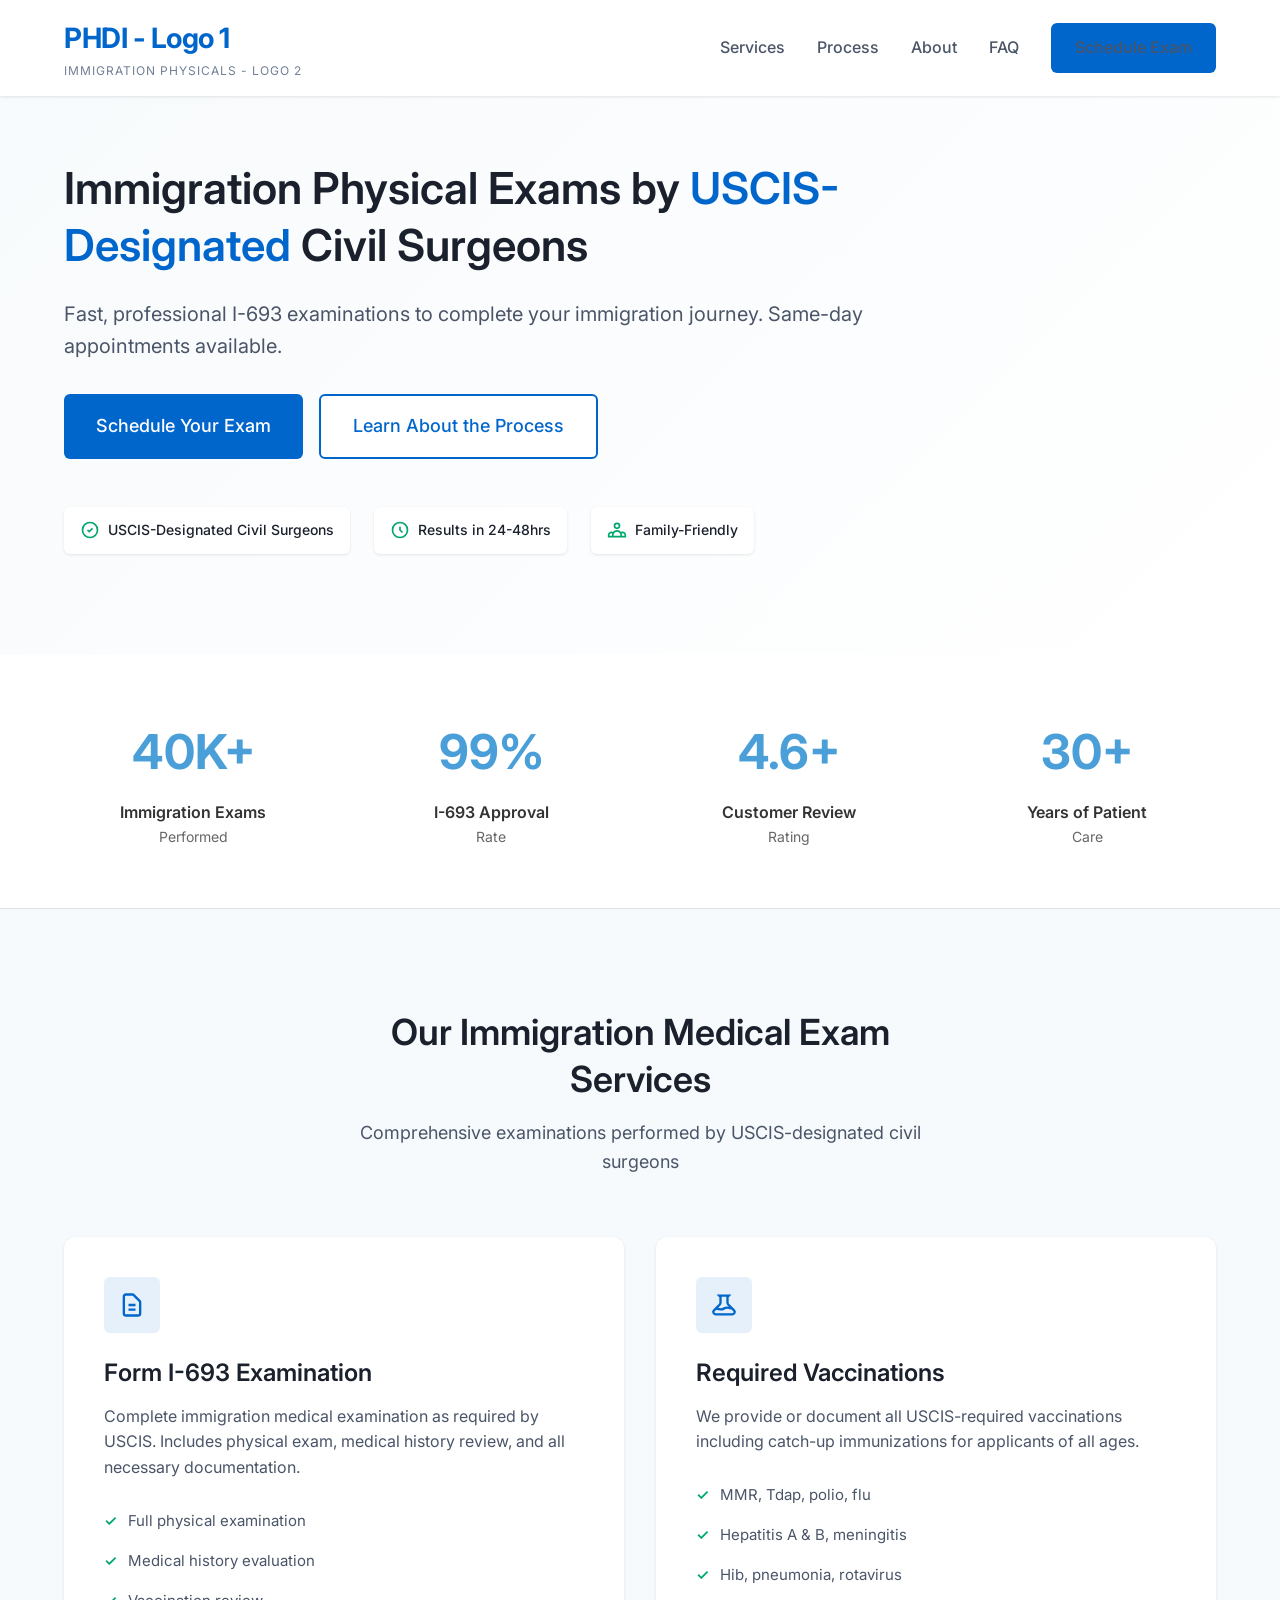
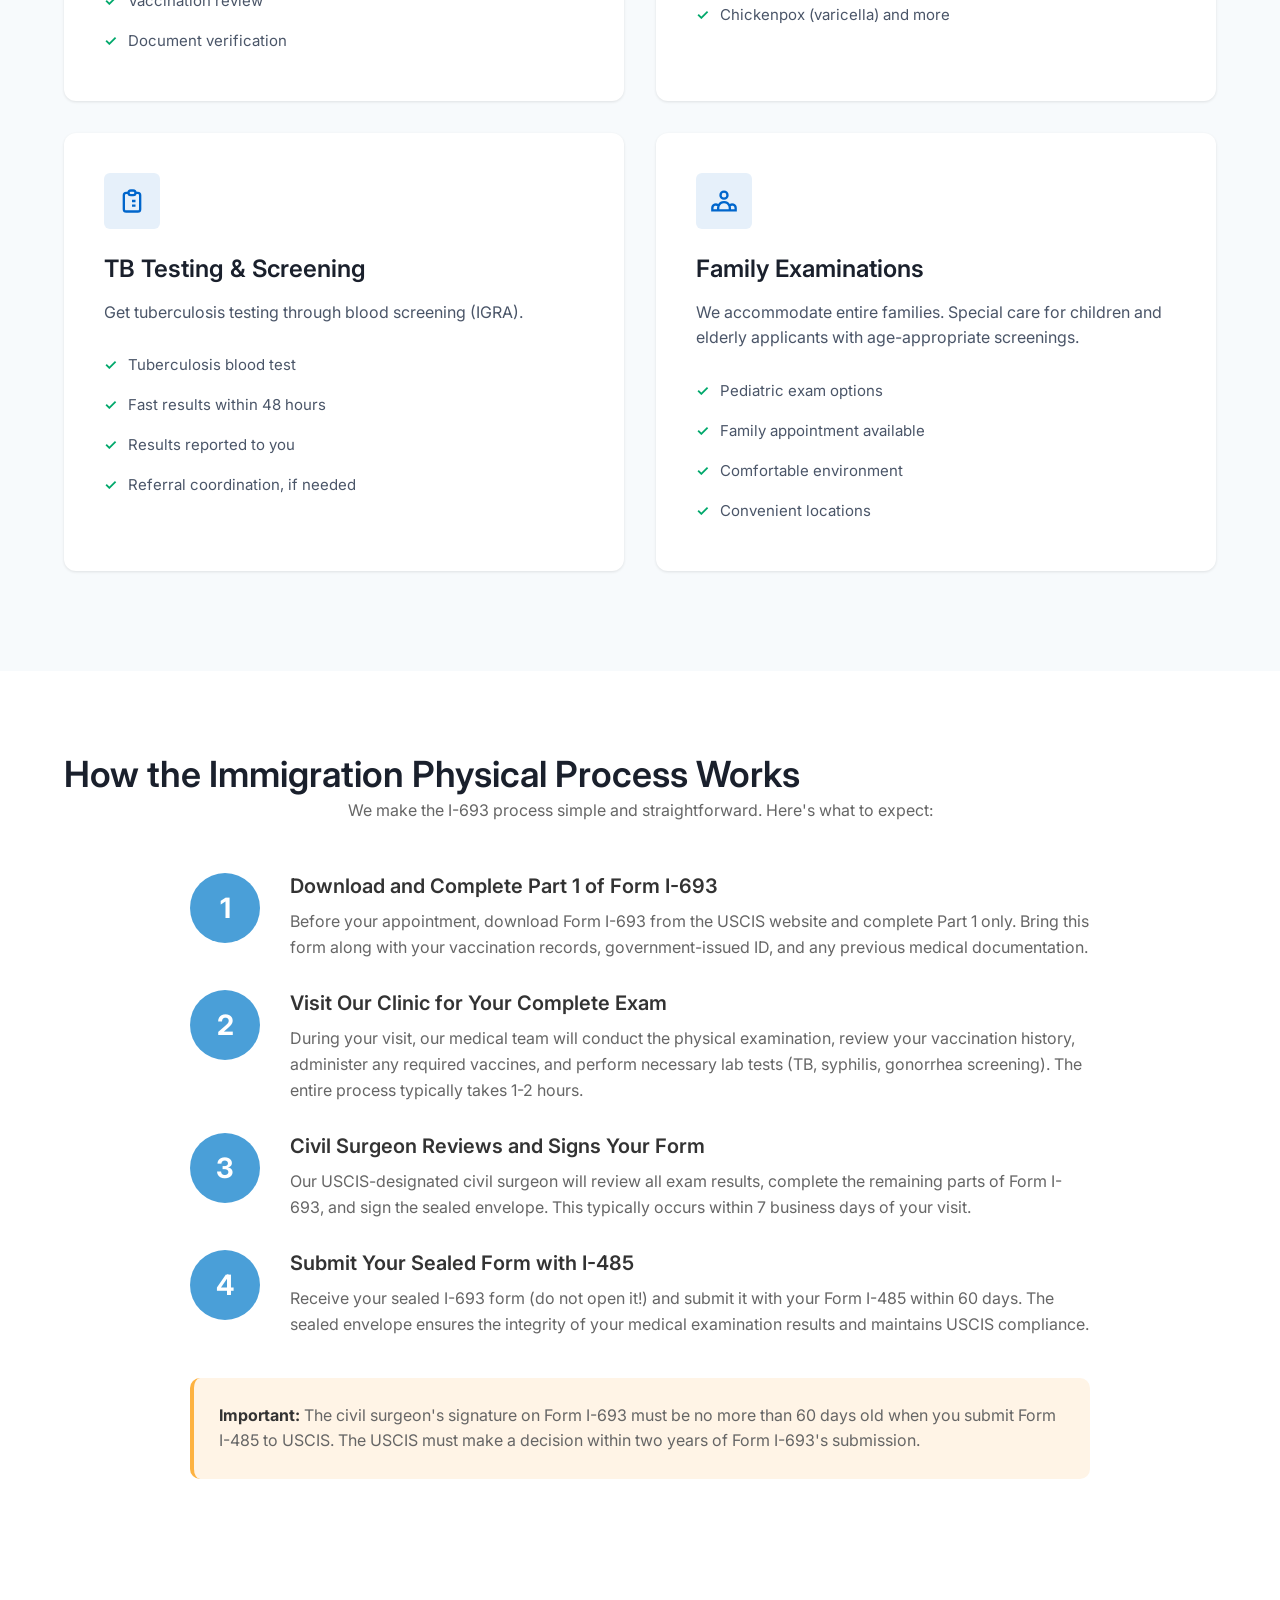
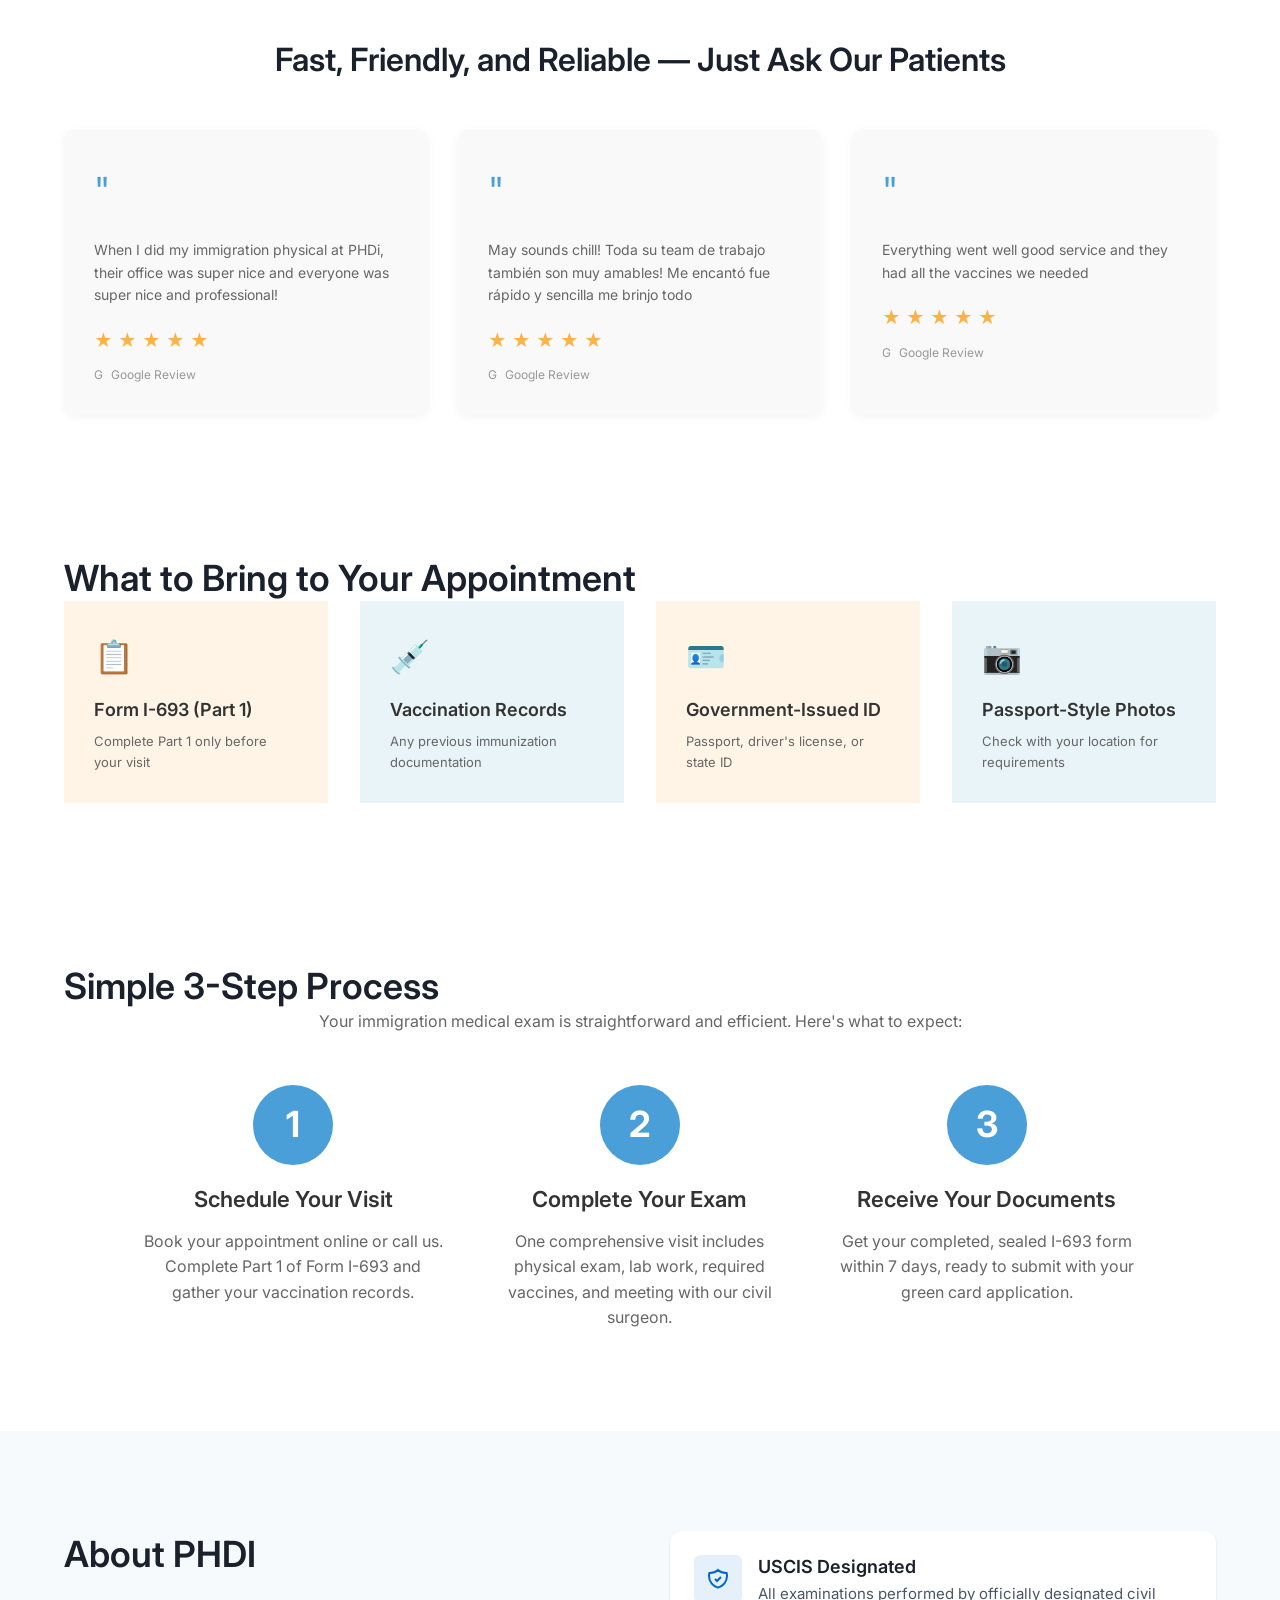
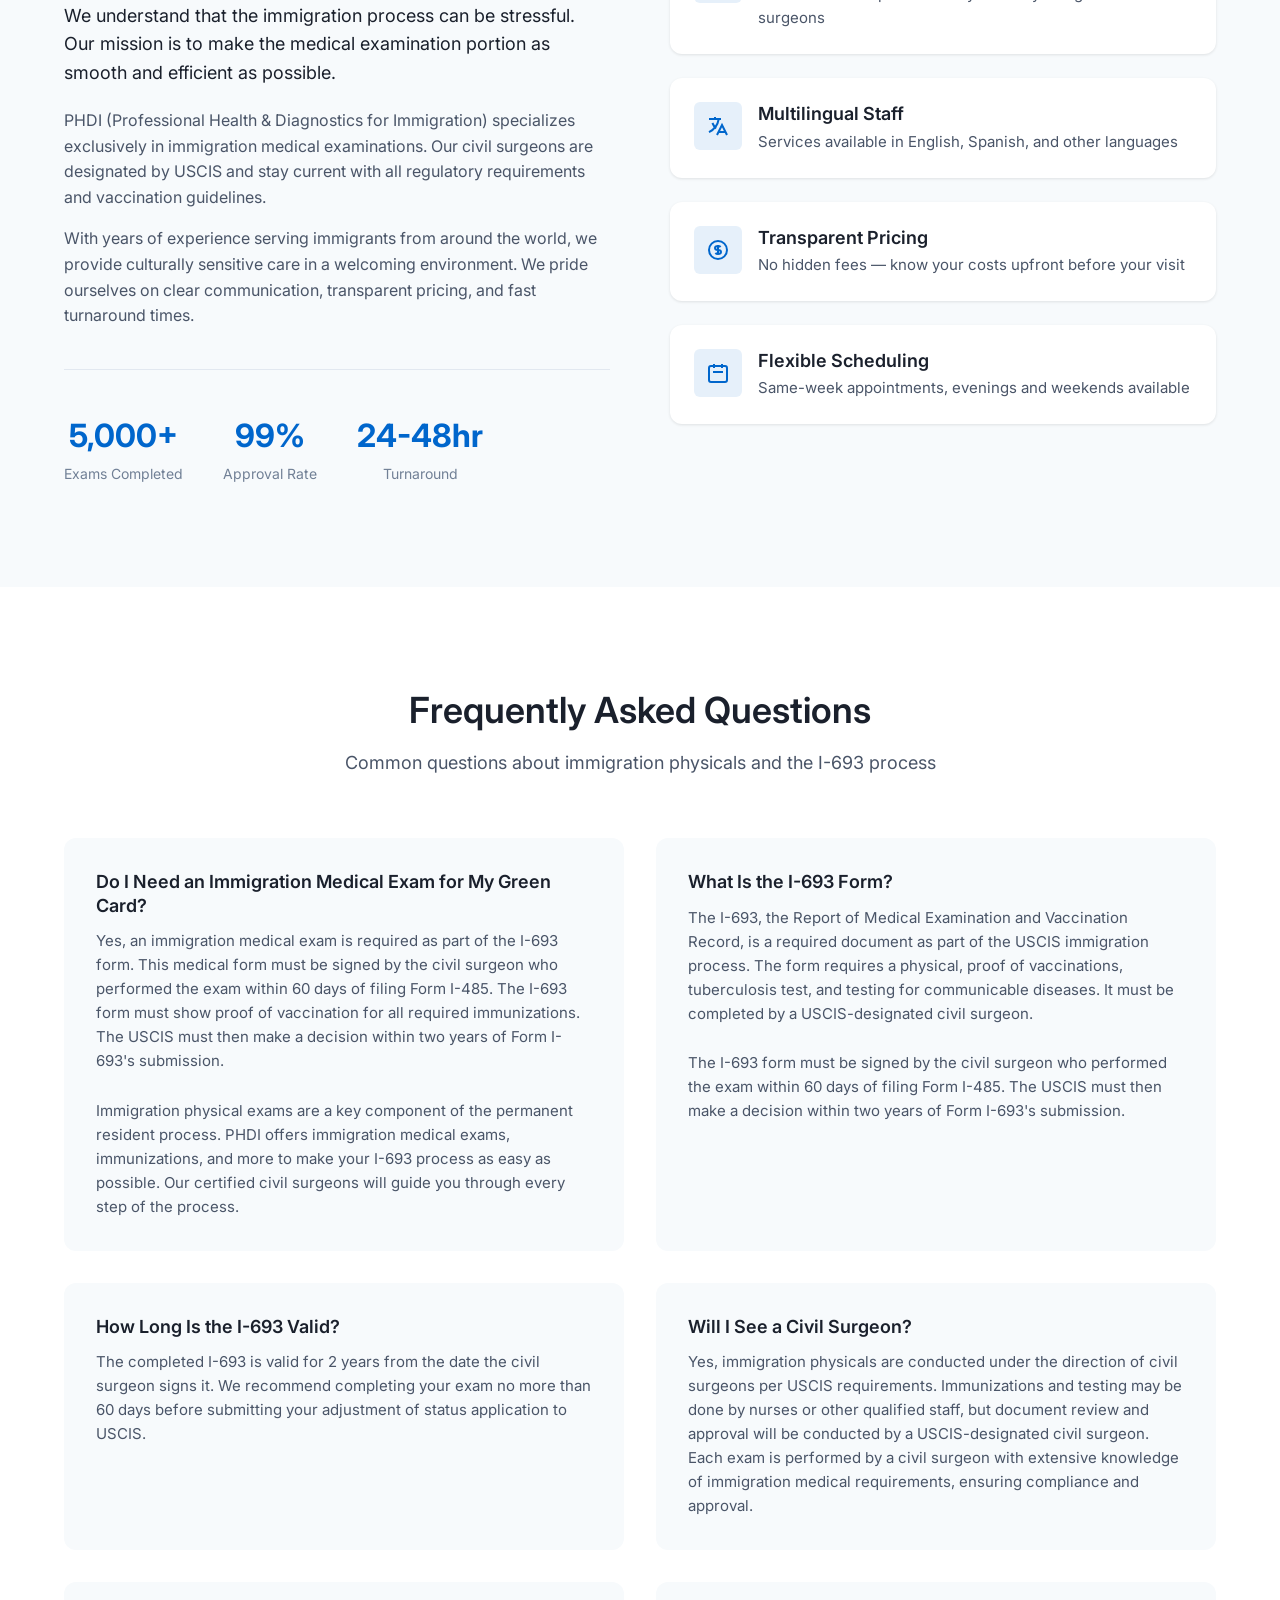
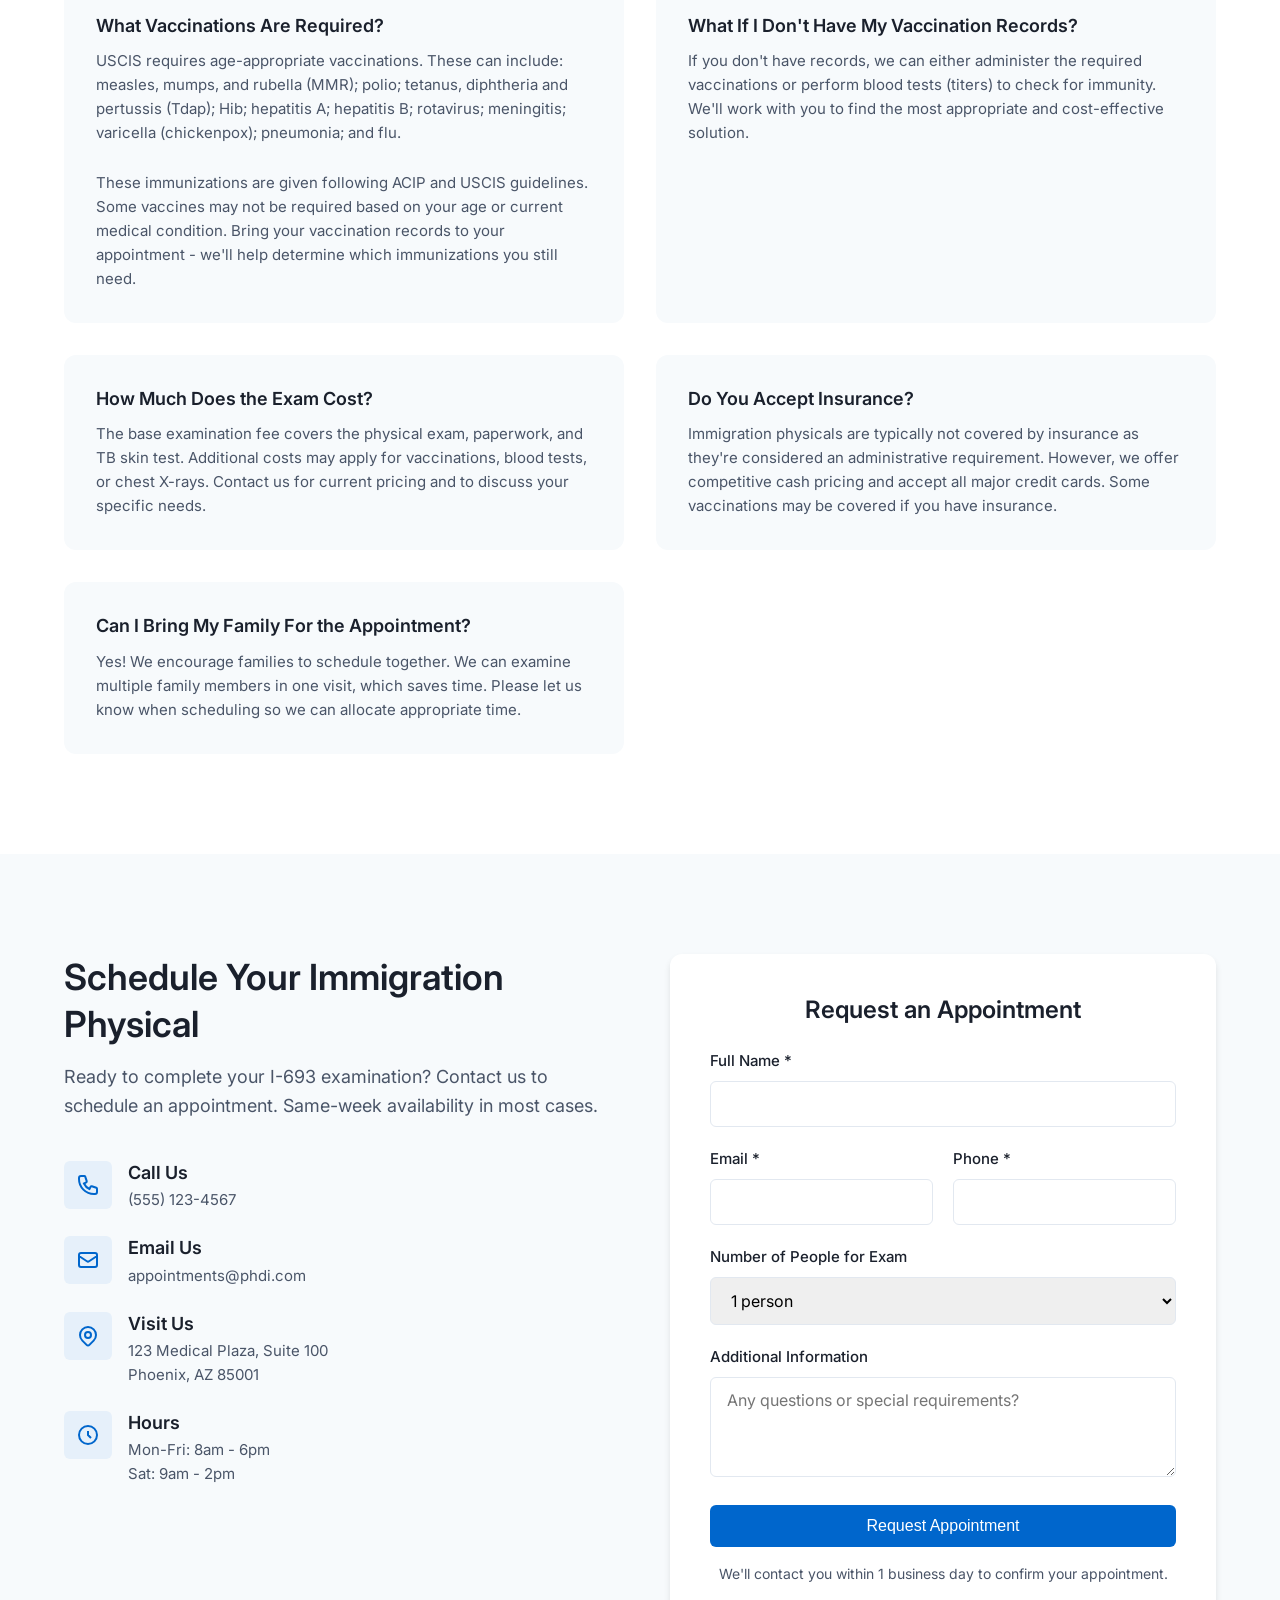
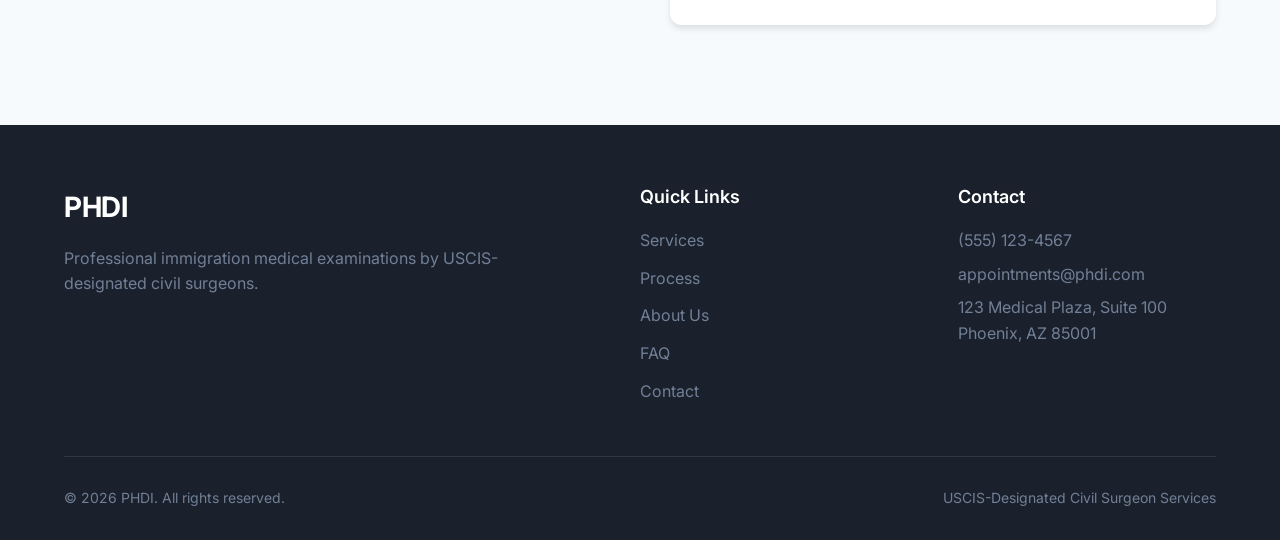
<file: index.html>
<!DOCTYPE html>
<html lang="en">
<head>
    <meta charset="UTF-8">
    <meta name="viewport" content="width=device-width, initial-scale=1.0">
    <title>PHDI - Immigration Physical Exams | I-693 Civil Surgeon</title>
    <meta name="description" content="PHDI provides professional immigration physical examinations and I-693 civil surgeon services. Fast, thorough, and USCIS-compliant.">
    <link rel="preconnect" href="https://fonts.googleapis.com">
    <link rel="preconnect" href="https://fonts.gstatic.com" crossorigin>
    <link href="https://fonts.googleapis.com/css2?family=Inter:wght@300;400;500;600;700&display=swap" rel="stylesheet">
    <link rel="stylesheet" href="styles.css">
</head>
<body>
    <!-- Navigation -->
    <nav class="navbar">
        <div class="container nav-container">
            <a href="#" class="logo">
                <span class="logo-text">PHDI - Logo 1</span>
                <span class="logo-tagline">Immigration Physicals - Logo 2</span>
            </a>
            <button class="mobile-menu-btn" aria-label="Toggle menu">
                <span></span>
                <span></span>
                <span></span>
            </button>
            <ul class="nav-links">
                <li><a href="#services">Services</a></li>
                <li><a href="#process">Process</a></li>
                <li><a href="#about">About</a></li>
                <li><a href="#faq">FAQ</a></li>
                <li><a href="#contact" class="btn btn-primary">Schedule Exam</a></li>
            </ul>
        </div>
    </nav>

    <!-- Hero Section -->
    <section class="hero">
        <div class="container">
            <div class="hero-content">
                <h1>Immigration Physical Exams by <span class="highlight">USCIS-Designated</span> Civil Surgeons</h1>
                <p class="hero-subtitle">Fast, professional I-693 examinations to complete your immigration journey. Same-day appointments available.</p>
                <div class="hero-cta">
                    <a href="https://www.passporthealthusa.com/book-now/" class="btn btn-primary btn-large">Schedule Your Exam</a>
                    <a href="#process" class="btn btn-secondary btn-large">Learn About the Process</a>
                </div>
                <div class="hero-badges">
                    <div class="badge">
                        <svg viewBox="0 0 24 24" fill="none" stroke="currentColor" stroke-width="2">
                            <path d="M9 12l2 2 4-4m6 2a9 9 0 11-18 0 9 9 0 0118 0z"/>
                        </svg>
                        <span>USCIS-Designated Civil Surgeons</span>
                    </div>
                    <div class="badge">
                        <svg viewBox="0 0 24 24" fill="none" stroke="currentColor" stroke-width="2">
                            <path d="M12 8v4l3 3m6-3a9 9 0 11-18 0 9 9 0 0118 0z"/>
                        </svg>
                        <span>Results in 24-48hrs</span>
                    </div>
                    <div class="badge">
                        <svg viewBox="0 0 24 24" fill="none" stroke="currentColor" stroke-width="2">
                            <path d="M17 20h5v-2a3 3 0 00-5.356-1.857M17 20H7m10 0v-2c0-.656-.126-1.283-.356-1.857M7 20H2v-2a3 3 0 015.356-1.857M7 20v-2c0-.656.126-1.283.356-1.857m0 0a5.002 5.002 0 019.288 0M15 7a3 3 0 11-6 0 3 3 0 016 0z"/>
                        </svg>
                        <span>Family-Friendly</span>
                    </div>
                </div>
            </div>
        </div>
    </section>

	<!-- Statistics Section -->
    <section style="background: white; padding: 60px 0; border-bottom: 1px solid #e0e0e0;">
        <div class="container">
            <div style="display: grid; grid-template-columns: repeat(4, 1fr); gap: 40px; text-align: center;">
                <div>
                    <div style="font-size: 48px; font-weight: 700; color: #4A9FD8; margin-bottom: 10px;">40K+</div>
                    <div style="font-size: 16px; color: #333; font-weight: 600;">Immigration Exams</div>
                    <div style="font-size: 14px; color: #666;">Performed</div>
                </div>
                <div>
                    <div style="font-size: 48px; font-weight: 700; color: #4A9FD8; margin-bottom: 10px;">99%</div>
                    <div style="font-size: 16px; color: #333; font-weight: 600;">I-693 Approval</div>
                    <div style="font-size: 14px; color: #666;">Rate</div>
                </div>
                <div>
                    <div style="font-size: 48px; font-weight: 700; color: #4A9FD8; margin-bottom: 10px;">4.6+</div>
                    <div style="font-size: 16px; color: #333; font-weight: 600;">Customer Review</div>
                    <div style="font-size: 14px; color: #666;">Rating</div>
                </div>
                <div>
                    <div style="font-size: 48px; font-weight: 700; color: #4A9FD8; margin-bottom: 10px;">30+</div>
                    <div style="font-size: 16px; color: #333; font-weight: 600;">Years of Patient</div>
                    <div style="font-size: 14px; color: #666;">Care</div>
                </div>
            </div>
        </div>
    </section>

	
    <!-- Services Section -->
    <section id="services" class="services">
        <div class="container">
            <div class="section-header">
                <h2>Our Immigration Medical Exam Services</h2>
                <p>Comprehensive examinations performed by USCIS-designated civil surgeons</p>
            </div>
            <div class="services-grid">
                <div class="service-card">
                    <div class="service-icon">
                        <svg viewBox="0 0 24 24" fill="none" stroke="currentColor" stroke-width="2">
                            <path d="M9 12h6m-6 4h6m2 5H7a2 2 0 01-2-2V5a2 2 0 012-2h5.586a1 1 0 01.707.293l5.414 5.414a1 1 0 01.293.707V19a2 2 0 01-2 2z"/>
                        </svg>
                    </div>
                    <h3>Form I-693 Examination</h3>
                    <p>Complete immigration medical examination as required by USCIS. Includes physical exam, medical history review, and all necessary documentation.</p>
                    <ul class="service-features">
                        <li>Full physical examination</li>
                        <li>Medical history evaluation</li>
                        <li>Vaccination review</li>
						<li>Document verification</li>
                    </ul>
                </div>
                <div class="service-card">
                    <div class="service-icon">
                        <svg viewBox="0 0 24 24" fill="none" stroke="currentColor" stroke-width="2">
                            <path d="M19.428 15.428a2 2 0 00-1.022-.547l-2.387-.477a6 6 0 00-3.86.517l-.318.158a6 6 0 01-3.86.517L6.05 15.21a2 2 0 00-1.806.547M8 4h8l-1 1v5.172a2 2 0 00.586 1.414l5 5c1.26 1.26.367 3.414-1.415 3.414H4.828c-1.782 0-2.674-2.154-1.414-3.414l5-5A2 2 0 009 10.172V5L8 4z"/>
                        </svg>
                    </div>
                    <h3>Required Vaccinations</h3>
                    <p>We provide or document all USCIS-required vaccinations including catch-up immunizations for applicants of all ages.</p>
                    <ul class="service-features">						
                        <li>MMR, Tdap, polio, flu</li>
                        <li>Hepatitis A & B, meningitis</li>
                        <li>Hib, pneumonia, rotavirus</li>
						<li>Chickenpox (varicella) and more</li>
                    </ul>
                </div>
                <div class="service-card">
                    <div class="service-icon">
                        <svg viewBox="0 0 24 24" fill="none" stroke="currentColor" stroke-width="2">
                            <path d="M9 5H7a2 2 0 00-2 2v12a2 2 0 002 2h10a2 2 0 002-2V7a2 2 0 00-2-2h-2M9 5a2 2 0 002 2h2a2 2 0 002-2M9 5a2 2 0 012-2h2a2 2 0 012 2m-3 7h3m-3 4h3m-6-4h.01M9 16h.01"/>
                        </svg>
                    </div>
                    <h3>TB Testing & Screening</h3>
                    <p>Get tuberculosis testing through blood screening (IGRA).</p>
                    <ul class="service-features">
						<li>Tuberculosis blood test</li>
						<li>Fast results within 48 hours</li>
                       	<li>Results reported to you</li>
                        <li>Referral coordination, if needed</li>
                    </ul>
                </div>
                <div class="service-card">
                    <div class="service-icon">
                        <svg viewBox="0 0 24 24" fill="none" stroke="currentColor" stroke-width="2">
                            <path d="M17 20h5v-2a3 3 0 00-5.356-1.857M17 20H7m10 0v-2c0-.656-.126-1.283-.356-1.857M7 20H2v-2a3 3 0 015.356-1.857M7 20v-2c0-.656.126-1.283.356-1.857m0 0a5.002 5.002 0 019.288 0M15 7a3 3 0 11-6 0 3 3 0 016 0z"/>
                        </svg>
                    </div>
                    <h3>Family Examinations</h3>
                    <p>We accommodate entire families. Special care for children and elderly applicants with age-appropriate screenings.</p>
                    <ul class="service-features">
                        <li>Pediatric exam options</li>
                        <li>Family appointment available</li>
                        <li>Comfortable environment</li>
						<li>Convenient locations</li>
                    </ul>
                </div>
            </div>
        </div>
    </section>

    <!-- Process Steps Section -->
    <section class="services-section" style="background: white; padding: 80px 0;">
        <div class="container">
            <h2 class="section-title">How the Immigration Physical Process Works</h2>
            <p style="text-align: center; max-width: 800px; margin: 0 auto 50px; color: #666; font-size: 16px;">
                We make the I-693 process simple and straightforward. Here's what to expect:
            </p>
            <div style="max-width: 900px; margin: 0 auto;">
                <div style="display: grid; gap: 30px;">
                    <div style="display: grid; grid-template-columns: 80px 1fr; gap: 20px; align-items: start;">
                        <div style="width: 70px; height: 70px; background: #4A9FD8; color: white; border-radius: 50%; display: flex; align-items: center; justify-content: center; font-size: 28px; font-weight: bold;">1</div>
                        <div>
                            <h3 style="margin-bottom: 10px; color: #333; font-size: 20px;">Download and Complete Part 1 of Form I-693</h3>
                            <p style="color: #666; line-height: 1.6;">Before your appointment, download Form I-693 from the USCIS website and complete Part 1 only. Bring this form along with your vaccination records, government-issued ID, and any previous medical documentation.</p>
                        </div>
                    </div>
                    
                    <div style="display: grid; grid-template-columns: 80px 1fr; gap: 20px; align-items: start;">
                        <div style="width: 70px; height: 70px; background: #4A9FD8; color: white; border-radius: 50%; display: flex; align-items: center; justify-content: center; font-size: 28px; font-weight: bold;">2</div>
                        <div>
                            <h3 style="margin-bottom: 10px; color: #333; font-size: 20px;">Visit Our Clinic for Your Complete Exam</h3>
                            <p style="color: #666; line-height: 1.6;">During your visit, our medical team will conduct the physical examination, review your vaccination history, administer any required vaccines, and perform necessary lab tests (TB, syphilis, gonorrhea screening). The entire process typically takes 1-2 hours.</p>
                        </div>
                    </div>
                    
                    <div style="display: grid; grid-template-columns: 80px 1fr; gap: 20px; align-items: start;">
                        <div style="width: 70px; height: 70px; background: #4A9FD8; color: white; border-radius: 50%; display: flex; align-items: center; justify-content: center; font-size: 28px; font-weight: bold;">3</div>
                        <div>
                            <h3 style="margin-bottom: 10px; color: #333; font-size: 20px;">Civil Surgeon Reviews and Signs Your Form</h3>
                            <p style="color: #666; line-height: 1.6;">Our USCIS-designated civil surgeon will review all exam results, complete the remaining parts of Form I-693, and sign the sealed envelope. This typically occurs within 7 business days of your visit.</p>
                        </div>
                    </div>
                    
                    <div style="display: grid; grid-template-columns: 80px 1fr; gap: 20px; align-items: start;">
                        <div style="width: 70px; height: 70px; background: #4A9FD8; color: white; border-radius: 50%; display: flex; align-items: center; justify-content: center; font-size: 28px; font-weight: bold;">4</div>
                        <div>
                            <h3 style="margin-bottom: 10px; color: #333; font-size: 20px;">Submit Your Sealed Form with I-485</h3>
                            <p style="color: #666; line-height: 1.6;">Receive your sealed I-693 form (do not open it!) and submit it with your Form I-485 within 60 days. The sealed envelope ensures the integrity of your medical examination results and maintains USCIS compliance.</p>
                        </div>
                    </div>
                </div>
                
                <div style="background: #FFF4E6; padding: 25px; border-radius: 10px; margin-top: 40px; border-left: 4px solid #FDB241;">
                    <p style="margin: 0; color: #666; line-height: 1.6;">
                        <strong style="color: #333;">Important:</strong> The civil surgeon's signature on Form I-693 must be no more than 60 days old when you submit Form I-485 to USCIS. The USCIS must make a decision within two years of Form I-693's submission.
                    </p>
                </div>
            </div>
        </div>
    </section>

    <!-- Testimonials Section -->
    <section class="testimonials-section">
        <div class="container">
            <div class="testimonials-header">
                <h2>Fast, Friendly, and Reliable — Just Ask Our Patients</h2>
            </div>
            <div class="testimonials-grid">
                <div class="testimonial-card">
                    <div class="quote-icon">"</div>
                    <p class="testimonial-text">When I did my immigration physical at PHDi, their office was super nice and everyone was super nice and professional!</p>
                    <div class="rating">
                        <span class="star">★</span>
                        <span class="star">★</span>
                        <span class="star">★</span>
                        <span class="star">★</span>
                        <span class="star">★</span>
                    </div>
                    <div class="google-badge">
                        <span>G</span>
                        <span>Google Review</span>
                    </div>
                </div>
                <div class="testimonial-card">
                    <div class="quote-icon">"</div>
                    <p class="testimonial-text">May sounds chill! Toda su team de trabajo también son muy amables! Me encantó fue rápido y sencilla me brinjo todo</p>
                    <div class="rating">
                        <span class="star">★</span>
                        <span class="star">★</span>
                        <span class="star">★</span>
                        <span class="star">★</span>
                        <span class="star">★</span>
                    </div>
                    <div class="google-badge">
                        <span>G</span>
                        <span>Google Review</span>
                    </div>
                </div>
                <div class="testimonial-card">
                    <div class="quote-icon">"</div>
                    <p class="testimonial-text">Everything went well good service and they had all the vaccines we needed</p>
                    <div class="rating">
                        <span class="star">★</span>
                        <span class="star">★</span>
                        <span class="star">★</span>
                        <span class="star">★</span>
                        <span class="star">★</span>
                    </div>
                    <div class="google-badge">
                        <span>G</span>
                        <span>Google Review</span>
                    </div>
                </div>
            </div>
        </div>
    </section>

	    <!-- What to Bring Section -->
    <section class="services-section" style="background: white; padding: 60px 0;">
        <div class="container">
            <h2 class="section-title">What to Bring to Your Appointment</h2>
            <div class="services-grid" style="max-width: 100%; grid-template-columns: repeat(auto-fit, minmax(250px, 1fr));">
                <div class="service-button" style="background: #FFF4E6; padding: 30px; text-align: left; height: auto;">
                    <div style="font-size: 32px; margin-bottom: 15px;">📋</div>
                    <h4 style="margin-bottom: 10px; color: #333;">Form I-693 (Part 1)</h4>
                    <p style="font-size: 13px; color: #666; font-weight: normal;">Complete Part 1 only before your visit</p>
                </div>
                <div class="service-button" style="background: #E8F4F8; padding: 30px; text-align: left; height: auto;">
                    <div style="font-size: 32px; margin-bottom: 15px;">💉</div>
                    <h4 style="margin-bottom: 10px; color: #333;">Vaccination Records</h4>
                    <p style="font-size: 13px; color: #666; font-weight: normal;">Any previous immunization documentation</p>
                </div>
                <div class="service-button" style="background: #FFF4E6; padding: 30px; text-align: left; height: auto;">
                    <div style="font-size: 32px; margin-bottom: 15px;">🪪</div>
                    <h4 style="margin-bottom: 10px; color: #333;">Government-Issued ID</h4>
                    <p style="font-size: 13px; color: #666; font-weight: normal;">Passport, driver's license, or state ID</p>
                </div>
                <div class="service-button" style="background: #E8F4F8; padding: 30px; text-align: left; height: auto;">
                    <div style="font-size: 32px; margin-bottom: 15px;">📷</div>
                    <h4 style="margin-bottom: 10px; color: #333;">Passport-Style Photos</h4>
                    <p style="font-size: 13px; color: #666; font-weight: normal;">Check with your location for requirements</p>
                </div>
            </div>
        </div>
    </section>

	
    <!-- Process Timeline Section -->
    <section class="services-section" style="background: white;">
        <div class="container">
            <h2 class="section-title">Simple 3-Step Process</h2>
            <p style="text-align: center; color: #666; margin-bottom: 50px; max-width: 700px; margin-left: auto; margin-right: auto;">Your immigration medical exam is straightforward and efficient. Here's what to expect:</p>
            <div style="display: grid; grid-template-columns: repeat(auto-fit, minmax(280px, 1fr)); gap: 40px; max-width: 1000px; margin: 0 auto;">
                <div style="text-align: center;">
                    <div style="width: 80px; height: 80px; background: #4A9FD8; color: white; border-radius: 50%; display: flex; align-items: center; justify-content: center; font-size: 36px; font-weight: bold; margin: 0 auto 20px;">1</div>
                    <h3 style="margin-bottom: 15px; color: #333; font-size: 22px;">Schedule Your Visit</h3>
                    <p style="color: #666; line-height: 1.6;">Book your appointment online or call us. Complete Part 1 of Form I-693 and gather your vaccination records.</p>
                </div>
                <div style="text-align: center;">
                    <div style="width: 80px; height: 80px; background: #4A9FD8; color: white; border-radius: 50%; display: flex; align-items: center; justify-content: center; font-size: 36px; font-weight: bold; margin: 0 auto 20px;">2</div>
                    <h3 style="margin-bottom: 15px; color: #333; font-size: 22px;">Complete Your Exam</h3>
                    <p style="color: #666; line-height: 1.6;">One comprehensive visit includes physical exam, lab work, required vaccines, and meeting with our civil surgeon.</p>
                </div>
                <div style="text-align: center;">
                    <div style="width: 80px; height: 80px; background: #4A9FD8; color: white; border-radius: 50%; display: flex; align-items: center; justify-content: center; font-size: 36px; font-weight: bold; margin: 0 auto 20px;">3</div>
                    <h3 style="margin-bottom: 15px; color: #333; font-size: 22px;">Receive Your Documents</h3>
                    <p style="color: #666; line-height: 1.6;">Get your completed, sealed I-693 form within 7 days, ready to submit with your green card application.</p>
                </div>
            </div>
        </div>
    </section>

	
    <!-- About Section -->
    <section id="about" class="about">
        <div class="container">
            <div class="about-grid">
                <div class="about-content">
                    <h2>About PHDI</h2>
                    <p class="lead">We understand that the immigration process can be stressful. Our mission is to make the medical examination portion as smooth and efficient as possible.</p>
                    <p>PHDI (Professional Health & Diagnostics for Immigration) specializes exclusively in immigration medical examinations. Our civil surgeons are designated by USCIS and stay current with all regulatory requirements and vaccination guidelines.</p>
                    <p>With years of experience serving immigrants from around the world, we provide culturally sensitive care in a welcoming environment. We pride ourselves on clear communication, transparent pricing, and fast turnaround times.</p>
                    <div class="about-stats">
                        <div class="stat">
                            <span class="stat-number">5,000+</span>
                            <span class="stat-label">Exams Completed</span>
                        </div>
                        <div class="stat">
                            <span class="stat-number">99%</span>
                            <span class="stat-label">Approval Rate</span>
                        </div>
                        <div class="stat">
                            <span class="stat-number">24-48hr</span>
                            <span class="stat-label">Turnaround</span>
                        </div>
                    </div>
                </div>
                <div class="about-features">
                    <div class="feature">
                        <div class="feature-icon">
                            <svg viewBox="0 0 24 24" fill="none" stroke="currentColor" stroke-width="2">
                                <path d="M9 12l2 2 4-4m5.618-4.016A11.955 11.955 0 0112 2.944a11.955 11.955 0 01-8.618 3.04A12.02 12.02 0 003 9c0 5.591 3.824 10.29 9 11.622 5.176-1.332 9-6.03 9-11.622 0-1.042-.133-2.052-.382-3.016z"/>
                            </svg>
                        </div>
                        <div>
                            <h4>USCIS Designated</h4>
                            <p>All examinations performed by officially designated civil surgeons</p>
                        </div>
                    </div>
                    <div class="feature">
                        <div class="feature-icon">
                            <svg viewBox="0 0 24 24" fill="none" stroke="currentColor" stroke-width="2">
                                <path d="M3 5h12M9 3v2m1.048 9.5A18.022 18.022 0 016.412 9m6.088 9h7M11 21l5-10 5 10M12.751 5C11.783 10.77 8.07 15.61 3 18.129"/>
                            </svg>
                        </div>
                        <div>
                            <h4>Multilingual Staff</h4>
                            <p>Services available in English, Spanish, and other languages</p>
                        </div>
                    </div>
                    <div class="feature">
                        <div class="feature-icon">
                            <svg viewBox="0 0 24 24" fill="none" stroke="currentColor" stroke-width="2">
                                <path d="M12 8c-1.657 0-3 .895-3 2s1.343 2 3 2 3 .895 3 2-1.343 2-3 2m0-8c1.11 0 2.08.402 2.599 1M12 8V7m0 1v8m0 0v1m0-1c-1.11 0-2.08-.402-2.599-1M21 12a9 9 0 11-18 0 9 9 0 0118 0z"/>
                            </svg>
                        </div>
                        <div>
                            <h4>Transparent Pricing</h4>
                            <p>No hidden fees — know your costs upfront before your visit</p>
                        </div>
                    </div>
                    <div class="feature">
                        <div class="feature-icon">
                            <svg viewBox="0 0 24 24" fill="none" stroke="currentColor" stroke-width="2">
                                <path d="M8 7V3m8 4V3m-9 8h10M5 21h14a2 2 0 002-2V7a2 2 0 00-2-2H5a2 2 0 00-2 2v12a2 2 0 002 2z"/>
                            </svg>
                        </div>
                        <div>
                            <h4>Flexible Scheduling</h4>
                            <p>Same-week appointments, evenings and weekends available</p>
                        </div>
                    </div>
                </div>
            </div>
        </div>
    </section>

    <!-- FAQ Section -->
    <section id="faq" class="faq">
        <div class="container">
            <div class="section-header">
                <h2>Frequently Asked Questions</h2>
                <p>Common questions about immigration physicals and the I-693 process</p>
            </div>
            <div class="faq-grid">
				
                <div class="faq-item">
                    <h3>Do I Need an Immigration Medical Exam for My Green Card?</h3>
                    <p>Yes, an immigration medical exam is required as part of the I-693 form. This medical form must be signed by the civil surgeon who performed the exam within 60 days of filing Form I-485. The I-693 form must show proof of vaccination for all required immunizations. The USCIS must then make a decision within two years of Form I-693's submission.</p>&nbsp;
                    <p>Immigration physical exams are a key component of the permanent resident process. PHDI offers immigration medical exams, immunizations, and more to make your I-693 process as easy as possible. Our certified civil surgeons will guide you through every step of the process.</p>
                </div>
				
				<div class="faq-item">
                    <h3>What Is the I-693 Form?</h3>
                    <p>The I-693, the Report of Medical Examination and Vaccination Record, is a required document as part of the USCIS immigration process. The form requires a physical, proof of vaccinations, tuberculosis test, and testing for communicable diseases. It must be completed by a USCIS-designated civil surgeon.</p>&nbsp;
                    <p>The I-693 form must be signed by the civil surgeon who performed the exam within 60 days of filing Form I-485. The USCIS must then make a decision within two years of Form I-693's submission.</p>
                </div>
				
                <div class="faq-item">
                    <h3>How Long Is the I-693 Valid?</h3>
                    <p>The completed I-693 is valid for 2 years from the date the civil surgeon signs it. We recommend completing your exam no more than 60 days before submitting your adjustment of status application to USCIS.</p>
                </div>

                <div class="faq-item">
                    <h3>Will I See a Civil Surgeon?</h3>
                    <p>Yes, immigration physicals are conducted under the direction of civil surgeons per USCIS requirements. Immunizations and testing may be done by nurses or other qualified staff, but document review and approval will be conducted by a USCIS-designated civil surgeon. Each exam is performed by a civil surgeon with extensive knowledge of immigration medical requirements, ensuring compliance and approval.</p>
                </div>
				
                <div class="faq-item">
                    <h3>What Vaccinations Are Required?</h3>
                    <p>USCIS requires age-appropriate vaccinations. These can include: measles, mumps, and rubella (MMR); polio; tetanus, diphtheria and pertussis (Tdap); Hib; hepatitis A; hepatitis B; rotavirus; meningitis; varicella (chickenpox); pneumonia; and flu.</p>&nbsp;
					<p>These immunizations are given following ACIP and USCIS guidelines. Some vaccines may not be required based on your age or current medical condition. Bring your vaccination records to your appointment - we'll help determine which immunizations you still need.</p>
                </div>
				
                <div class="faq-item">
                    <h3>What If I Don't Have My Vaccination Records?</h3>
                    <p>If you don't have records, we can either administer the required vaccinations or perform blood tests (titers) to check for immunity. We'll work with you to find the most appropriate and cost-effective solution.</p>
                </div>
				
                <div class="faq-item">
                    <h3>How Much Does the Exam Cost?</h3>
                    <p>The base examination fee covers the physical exam, paperwork, and TB skin test. Additional costs may apply for vaccinations, blood tests, or chest X-rays. Contact us for current pricing and to discuss your specific needs.</p>
                </div>
				
                <div class="faq-item">
                    <h3>Do You Accept Insurance?</h3>
                    <p>Immigration physicals are typically not covered by insurance as they're considered an administrative requirement. However, we offer competitive cash pricing and accept all major credit cards. Some vaccinations may be covered if you have insurance.</p>
                </div>
				
                <div class="faq-item">
                    <h3>Can I Bring My Family For the Appointment?</h3>
                    <p>Yes! We encourage families to schedule together. We can examine multiple family members in one visit, which saves time. Please let us know when scheduling so we can allocate appropriate time.</p>
                </div>
				
            </div>
        </div>
    </section>

    <!-- Contact Section -->
    <section id="contact" class="contact">
        <div class="container">
            <div class="contact-grid">
                <div class="contact-info">
                    <h2>Schedule Your Immigration Physical</h2>
                    <p>Ready to complete your I-693 examination? Contact us to schedule an appointment. Same-week availability in most cases.</p>
                    
                    <div class="contact-methods">
                        <div class="contact-method">
                            <div class="contact-icon">
                                <svg viewBox="0 0 24 24" fill="none" stroke="currentColor" stroke-width="2">
                                    <path d="M3 5a2 2 0 012-2h3.28a1 1 0 01.948.684l1.498 4.493a1 1 0 01-.502 1.21l-2.257 1.13a11.042 11.042 0 005.516 5.516l1.13-2.257a1 1 0 011.21-.502l4.493 1.498a1 1 0 01.684.949V19a2 2 0 01-2 2h-1C9.716 21 3 14.284 3 6V5z"/>
                                </svg>
                            </div>
                            <div>
                                <h4>Call Us</h4>
                                <p>(555) 123-4567</p>
                            </div>
                        </div>
                        <div class="contact-method">
                            <div class="contact-icon">
                                <svg viewBox="0 0 24 24" fill="none" stroke="currentColor" stroke-width="2">
                                    <path d="M3 8l7.89 5.26a2 2 0 002.22 0L21 8M5 19h14a2 2 0 002-2V7a2 2 0 00-2-2H5a2 2 0 00-2 2v10a2 2 0 002 2z"/>
                                </svg>
                            </div>
                            <div>
                                <h4>Email Us</h4>
                                <p>appointments@phdi.com</p>
                            </div>
                        </div>
                        <div class="contact-method">
                            <div class="contact-icon">
                                <svg viewBox="0 0 24 24" fill="none" stroke="currentColor" stroke-width="2">
                                    <path d="M17.657 16.657L13.414 20.9a1.998 1.998 0 01-2.827 0l-4.244-4.243a8 8 0 1111.314 0z"/>
                                    <path d="M15 11a3 3 0 11-6 0 3 3 0 016 0z"/>
                                </svg>
                            </div>
                            <div>
                                <h4>Visit Us</h4>
                                <p>123 Medical Plaza, Suite 100<br>Phoenix, AZ 85001</p>
                            </div>
                        </div>
                        <div class="contact-method">
                            <div class="contact-icon">
                                <svg viewBox="0 0 24 24" fill="none" stroke="currentColor" stroke-width="2">
                                    <path d="M12 8v4l3 3m6-3a9 9 0 11-18 0 9 9 0 0118 0z"/>
                                </svg>
                            </div>
                            <div>
                                <h4>Hours</h4>
                                <p>Mon-Fri: 8am - 6pm<br>Sat: 9am - 2pm</p>
                            </div>
                        </div>
                    </div>
                </div>
                <div class="contact-form-wrapper">
                    <form class="contact-form" id="contactForm">
                        <h3>Request an Appointment</h3>
                        <div class="form-group">
                            <label for="name">Full Name *</label>
                            <input type="text" id="name" name="name" required>
                        </div>
                        <div class="form-row">
                            <div class="form-group">
                                <label for="email">Email *</label>
                                <input type="email" id="email" name="email" required>
                            </div>
                            <div class="form-group">
                                <label for="phone">Phone *</label>
                                <input type="tel" id="phone" name="phone" required>
                            </div>
                        </div>
                        <div class="form-group">
                            <label for="people">Number of People for Exam</label>
                            <select id="people" name="people">
                                <option value="1">1 person</option>
                                <option value="2">2 people</option>
                                <option value="3">3 people</option>
                                <option value="4">4 people</option>
                                <option value="5+">5 or more</option>
                            </select>
                        </div>
                        <div class="form-group">
                            <label for="message">Additional Information</label>
                            <textarea id="message" name="message" rows="3" placeholder="Any questions or special requirements?"></textarea>
                        </div>
                        <button type="submit" class="btn btn-primary btn-block">Request Appointment</button>
                        <p class="form-note">We'll contact you within 1 business day to confirm your appointment.</p>
                    </form>
                </div>
            </div>
        </div>
    </section>

    <!-- Footer -->
    <footer class="footer">
        <div class="container">
            <div class="footer-content">
                <div class="footer-brand">
                    <span class="logo-text">PHDI</span>
                    <p>Professional immigration medical examinations by USCIS-designated civil surgeons.</p>
                </div>
                <div class="footer-links">
                    <h4>Quick Links</h4>
                    <ul>
                        <li><a href="#services">Services</a></li>
                        <li><a href="#process">Process</a></li>
                        <li><a href="#about">About Us</a></li>
                        <li><a href="#faq">FAQ</a></li>
                        <li><a href="#contact">Contact</a></li>
                    </ul>
                </div>
                <div class="footer-contact">
                    <h4>Contact</h4>
                    <p>(555) 123-4567</p>
                    <p>appointments@phdi.com</p>
                    <p>123 Medical Plaza, Suite 100<br>Phoenix, AZ 85001</p>
                </div>
            </div>
            <div class="footer-bottom">
                <p>&copy; 2026 PHDI. All rights reserved.</p>
                <p>USCIS-Designated Civil Surgeon Services</p>
            </div>
        </div>
    </footer>

    <script src="script.js"></script>
</body>
</html>
</file>
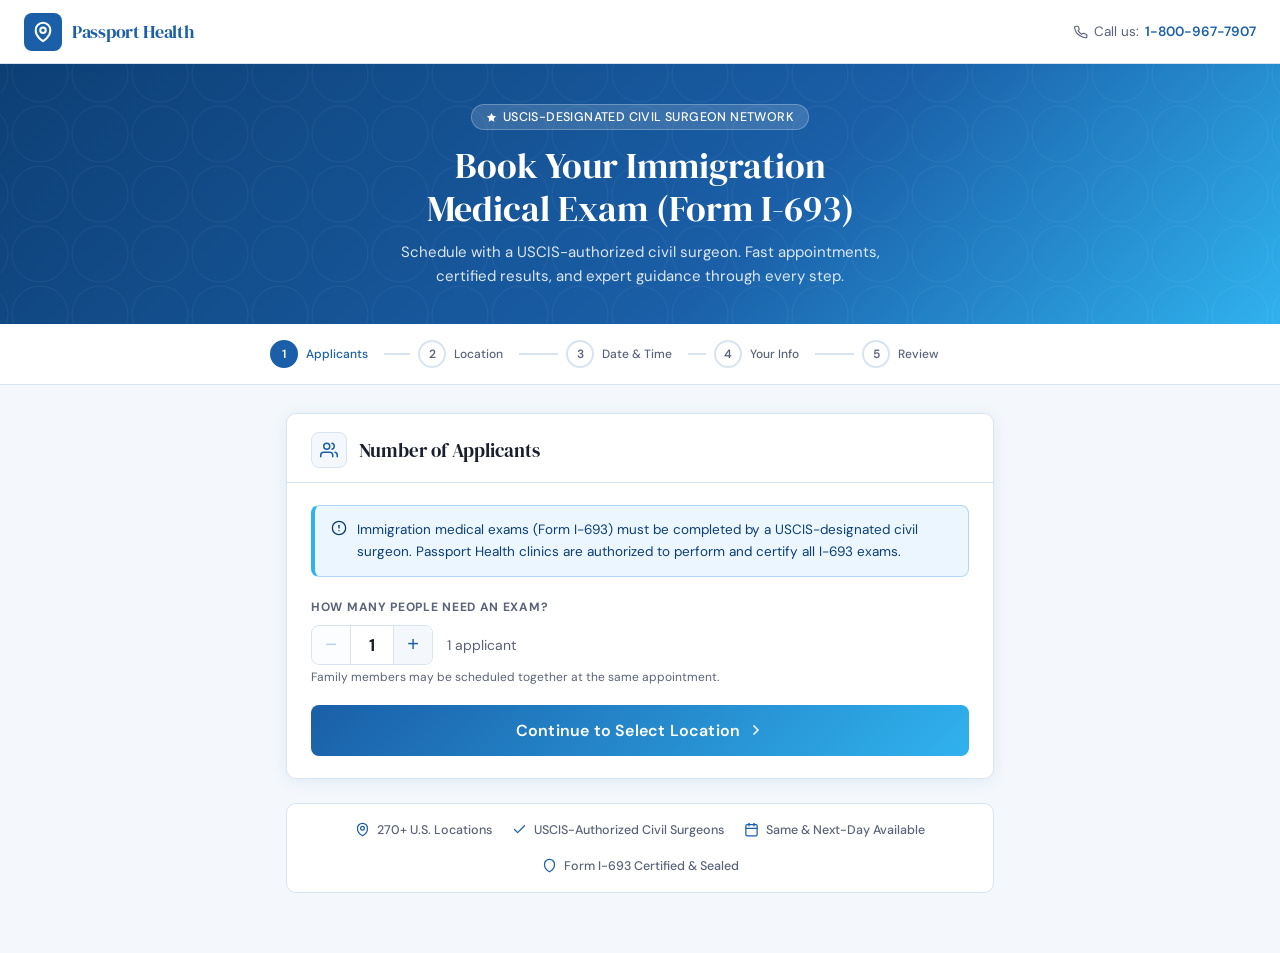
<file: immigration-physical-booker.html>
<!DOCTYPE html>
<html lang="en">
<head>
<meta charset="UTF-8">
<meta name="viewport" content="width=device-width, initial-scale=1.0">
<title>Book Your Immigration Medical Exam | Passport Health</title>
<link rel="preconnect" href="https://fonts.googleapis.com">
<link href="https://fonts.googleapis.com/css2?family=DM+Serif+Display:ital@0;1&family=DM+Sans:wght@300;400;500;600&display=swap" rel="stylesheet">
<style>
  :root {
    --ph-blue: #1A5FA8;
    --ph-blue-light: #30B2EE;
    --ph-blue-dark: #0D3F74;
    --accent: #30B2EE;
    --text: #1A1F2E;
    --text-muted: #5A6378;
    --border: #D8E4F0;
    --surface: #F4F8FC;
    --white: #FFFFFF;
    --error: #C0392B;
    --success: #1A8C5B;
    --radius: 10px;
    --shadow: 0 2px 16px rgba(26,95,168,0.10);
  }

  *, *::before, *::after { box-sizing: border-box; margin: 0; padding: 0; }

  body {
    font-family: 'DM Sans', sans-serif;
    background: var(--surface);
    color: var(--text);
    min-height: 100vh;
  }

  /* ── Header ── */
  header {
    background: var(--white);
    border-bottom: 1px solid var(--border);
    padding: 0 24px;
    display: flex;
    align-items: center;
    justify-content: space-between;
    height: 64px;
    position: sticky;
    top: 0;
    z-index: 100;
    box-shadow: 0 1px 8px rgba(26,95,168,0.07);
  }

  .logo {
    display: flex;
    align-items: center;
    gap: 10px;
    text-decoration: none;
    color: var(--ph-blue);
  }

  .logo-mark {
    width: 38px;
    height: 38px;
    background: var(--ph-blue);
    border-radius: 8px;
    display: flex;
    align-items: center;
    justify-content: center;
  }

  .logo-mark svg { width: 22px; height: 22px; }

  .logo-text {
    font-family: 'DM Serif Display', serif;
    font-size: 18px;
    letter-spacing: -0.3px;
    color: var(--ph-blue);
  }

  .header-right {
    display: flex;
    align-items: center;
    gap: 16px;
  }

  .header-phone {
    font-size: 13.5px;
    color: var(--text-muted);
    display: flex;
    align-items: center;
    gap: 6px;
  }

  .header-phone a {
    color: var(--ph-blue);
    font-weight: 600;
    text-decoration: none;
  }

  /* ── Hero Banner ── */
  .hero {
    background: linear-gradient(135deg, var(--ph-blue-dark) 0%, var(--ph-blue) 60%, var(--ph-blue-light) 100%);
    color: white;
    padding: 40px 24px 36px;
    text-align: center;
    position: relative;
    overflow: hidden;
  }

  .hero::before {
    content: '';
    position: absolute;
    inset: 0;
    background: url("data:image/svg+xml,%3Csvg width='60' height='60' viewBox='0 0 60 60' xmlns='http://www.w3.org/2000/svg'%3E%3Ccircle cx='30' cy='30' r='28' stroke='rgba(255,255,255,0.05)' fill='none'/%3E%3C/svg%3E") center/60px repeat;
    pointer-events: none;
  }

  .hero-badge {
    display: inline-flex;
    align-items: center;
    gap: 6px;
    background: rgba(255,255,255,0.15);
    border: 1px solid rgba(255,255,255,0.25);
    border-radius: 100px;
    padding: 4px 14px;
    font-size: 12.5px;
    font-weight: 500;
    letter-spacing: 0.4px;
    margin-bottom: 14px;
    text-transform: uppercase;
  }

  .hero h1 {
    font-family: 'DM Serif Display', serif;
    font-size: clamp(24px, 5vw, 36px);
    font-weight: 400;
    line-height: 1.2;
    margin-bottom: 10px;
  }

  .hero p {
    font-size: 15px;
    opacity: 0.85;
    max-width: 540px;
    margin: 0 auto;
    line-height: 1.6;
  }

  /* ── Progress Bar ── */
  .progress-wrap {
    background: var(--white);
    border-bottom: 1px solid var(--border);
    padding: 0 24px;
  }

  .progress-inner {
    max-width: 740px;
    margin: 0 auto;
    display: flex;
    align-items: center;
    padding: 16px 0;
    gap: 0;
  }

  .step-item {
    flex: 1;
    display: flex;
    align-items: center;
    gap: 8px;
    position: relative;
  }

  .step-item:not(:last-child)::after {
    content: '';
    flex: 1;
    height: 2px;
    background: var(--border);
    margin: 0 8px;
    transition: background 0.3s;
  }

  .step-item.done:not(:last-child)::after { background: var(--ph-blue-light); }

  .step-num {
    width: 28px;
    height: 28px;
    border-radius: 50%;
    border: 2px solid var(--border);
    display: flex;
    align-items: center;
    justify-content: center;
    font-size: 12px;
    font-weight: 600;
    color: var(--text-muted);
    background: var(--white);
    flex-shrink: 0;
    transition: all 0.3s;
  }

  .step-item.active .step-num {
    border-color: var(--ph-blue);
    background: var(--ph-blue);
    color: white;
  }

  .step-item.done .step-num {
    border-color: var(--ph-blue-light);
    background: var(--ph-blue-light);
    color: white;
  }

  .step-label {
    font-size: 12px;
    font-weight: 500;
    color: var(--text-muted);
    white-space: nowrap;
  }

  .step-item.active .step-label { color: var(--ph-blue); }
  .step-item.done .step-label { color: var(--ph-blue-light); }

  /* ── Main Layout ── */
  .main {
    max-width: 740px;
    margin: 0 auto;
    padding: 28px 16px 60px;
  }

  /* ── Cards ── */
  .card {
    background: var(--white);
    border-radius: var(--radius);
    border: 1px solid var(--border);
    box-shadow: var(--shadow);
    overflow: hidden;
    margin-bottom: 20px;
    animation: fadeUp 0.35s ease both;
  }

  @keyframes fadeUp {
    from { opacity: 0; transform: translateY(14px); }
    to   { opacity: 1; transform: translateY(0); }
  }

  .card-header {
    padding: 18px 24px 14px;
    border-bottom: 1px solid var(--border);
    display: flex;
    align-items: center;
    gap: 12px;
  }

  .card-icon {
    width: 36px;
    height: 36px;
    border-radius: 8px;
    background: var(--surface);
    border: 1px solid var(--border);
    display: flex;
    align-items: center;
    justify-content: center;
    flex-shrink: 0;
  }

  .card-icon svg { width: 18px; height: 18px; color: var(--ph-blue); }

  .card-header h2 {
    font-family: 'DM Serif Display', serif;
    font-size: 19px;
    font-weight: 400;
    color: var(--text);
  }

  .card-body { padding: 22px 24px; }

  /* ── Info callout ── */
  .info-callout {
    background: #EBF6FF;
    border: 1px solid #B3D8F4;
    border-left: 4px solid var(--ph-blue-light);
    border-radius: 8px;
    padding: 13px 16px;
    font-size: 13.5px;
    line-height: 1.6;
    color: var(--ph-blue-dark);
    margin-bottom: 22px;
    display: flex;
    gap: 10px;
    align-items: flex-start;
  }

  .info-callout svg { flex-shrink: 0; margin-top: 1px; }

  /* ── Form elements ── */
  .form-row {
    display: grid;
    grid-template-columns: 1fr 1fr;
    gap: 14px;
    margin-bottom: 14px;
  }

  .form-row.three { grid-template-columns: 1fr 1fr 1fr; }
  .form-row.full  { grid-template-columns: 1fr; }

  .field { display: flex; flex-direction: column; gap: 5px; }

  .field label {
    font-size: 12.5px;
    font-weight: 600;
    color: var(--text-muted);
    text-transform: uppercase;
    letter-spacing: 0.5px;
  }

  .field label .req { color: var(--ph-blue-light); margin-left: 2px; }

  .field input,
  .field select,
  .field textarea {
    padding: 10px 13px;
    border: 1.5px solid var(--border);
    border-radius: 7px;
    font-family: 'DM Sans', sans-serif;
    font-size: 14.5px;
    color: var(--text);
    background: var(--white);
    transition: border-color 0.2s, box-shadow 0.2s;
    outline: none;
    appearance: none;
    -webkit-appearance: none;
  }

  .field input:focus,
  .field select:focus,
  .field textarea:focus {
    border-color: var(--ph-blue);
    box-shadow: 0 0 0 3px rgba(26,95,168,0.1);
  }

  .field select {
    background-image: url("data:image/svg+xml,%3Csvg xmlns='http://www.w3.org/2000/svg' width='12' height='8' fill='none'%3E%3Cpath d='M1 1l5 5 5-5' stroke='%235A6378' stroke-width='1.8' stroke-linecap='round' stroke-linejoin='round'/%3E%3C/svg%3E");
    background-repeat: no-repeat;
    background-position: right 12px center;
    padding-right: 34px;
  }

  .field-hint {
    font-size: 12px;
    color: var(--text-muted);
    margin-top: 3px;
  }

  /* ── Applicant count ── */
  .count-control {
    display: inline-flex;
    align-items: center;
    gap: 0;
    border: 1.5px solid var(--border);
    border-radius: 8px;
    overflow: hidden;
  }

  .count-btn {
    width: 38px;
    height: 38px;
    background: var(--surface);
    border: none;
    cursor: pointer;
    font-size: 20px;
    color: var(--ph-blue);
    display: flex;
    align-items: center;
    justify-content: center;
    transition: background 0.15s;
    user-select: none;
  }

  .count-btn:hover { background: var(--border); }
  .count-btn:disabled { opacity: 0.3; cursor: not-allowed; }

  .count-display {
    width: 44px;
    text-align: center;
    font-weight: 700;
    font-size: 17px;
    color: var(--text);
    border-left: 1px solid var(--border);
    border-right: 1px solid var(--border);
    line-height: 38px;
  }

  /* ── Date/Time Grid ── */
  .date-row {
    display: grid;
    grid-template-columns: repeat(4, 1fr);
    gap: 8px;
    margin-bottom: 8px;
  }

  .date-chip {
    border: 1.5px solid var(--border);
    border-radius: 8px;
    padding: 9px 6px;
    cursor: pointer;
    text-align: center;
    transition: all 0.2s;
    background: var(--white);
  }

  .date-chip:hover { border-color: var(--ph-blue-light); background: var(--surface); }

  .date-chip.selected {
    border-color: var(--ph-blue);
    background: #EBF6FF;
    box-shadow: 0 0 0 2px rgba(26,95,168,0.1);
  }

  .date-chip.disabled { opacity: 0.4; cursor: not-allowed; pointer-events: none; }

  .date-chip .dow {
    font-size: 10.5px;
    font-weight: 600;
    text-transform: uppercase;
    letter-spacing: 0.5px;
    color: var(--text-muted);
    margin-bottom: 2px;
  }

  .date-chip .dom {
    font-size: 20px;
    font-weight: 700;
    color: var(--text);
    line-height: 1;
    margin-bottom: 2px;
  }

  .date-chip .mon {
    font-size: 11px;
    color: var(--text-muted);
  }

  .date-chip.selected .dow,
  .date-chip.selected .dom,
  .date-chip.selected .mon { color: var(--ph-blue-dark); }

  .date-chip .slots {
    margin-top: 5px;
    font-size: 10.5px;
    color: var(--success);
    font-weight: 600;
  }

  .time-grid {
    display: grid;
    grid-template-columns: repeat(3, 1fr);
    gap: 8px;
    margin-top: 14px;
  }

  .time-chip {
    border: 1.5px solid var(--border);
    border-radius: 7px;
    padding: 8px;
    text-align: center;
    cursor: pointer;
    font-size: 13.5px;
    font-weight: 500;
    color: var(--text);
    background: var(--white);
    transition: all 0.2s;
  }

  .time-chip:hover { border-color: var(--ph-blue-light); background: var(--surface); }

  .time-chip.selected {
    border-color: var(--ph-blue);
    background: var(--ph-blue);
    color: white;
  }

  .section-label {
    font-size: 12px;
    font-weight: 700;
    text-transform: uppercase;
    letter-spacing: 0.7px;
    color: var(--text-muted);
    margin-bottom: 10px;
    margin-top: 20px;
  }

  .section-label:first-child { margin-top: 0; }

  /* ── Checklist ── */
  .checklist {
    display: flex;
    flex-direction: column;
    gap: 10px;
  }

  .check-item {
    display: flex;
    align-items: flex-start;
    gap: 12px;
    padding: 12px 14px;
    border: 1.5px solid var(--border);
    border-radius: 8px;
    cursor: pointer;
    transition: all 0.2s;
    background: var(--white);
  }

  .check-item:hover { border-color: var(--ph-blue-light); }
  .check-item.checked { border-color: var(--ph-blue-light); background: #F0F9FF; }

  .check-box {
    width: 20px;
    height: 20px;
    border: 2px solid var(--border);
    border-radius: 4px;
    flex-shrink: 0;
    margin-top: 1px;
    display: flex;
    align-items: center;
    justify-content: center;
    transition: all 0.15s;
  }

  .check-item.checked .check-box {
    background: var(--ph-blue);
    border-color: var(--ph-blue);
  }

  .check-item input[type="checkbox"] { display: none; }

  .check-item .check-text { font-size: 14px; line-height: 1.5; color: var(--text); }
  .check-item .check-text strong { display: block; font-weight: 600; margin-bottom: 1px; }
  .check-item .check-text span { font-size: 12.5px; color: var(--text-muted); }

  /* ── Summary ── */
  .summary-table {
    width: 100%;
    border-collapse: collapse;
  }

  .summary-table tr td {
    padding: 9px 0;
    font-size: 14.5px;
    border-bottom: 1px solid var(--border);
  }

  .summary-table tr:last-child td { border-bottom: none; }

  .summary-table td:first-child { color: var(--text-muted); font-weight: 500; }
  .summary-table td:last-child { text-align: right; font-weight: 600; color: var(--text); }

  .summary-total td {
    font-size: 16px !important;
    font-weight: 700 !important;
    padding-top: 14px !important;
    border-top: 2px solid var(--ph-blue) !important;
  }

  .summary-total td:last-child { color: var(--ph-blue) !important; }

  /* ── CTA Button ── */
  .btn-primary {
    width: 100%;
    padding: 15px;
    background: linear-gradient(135deg, var(--ph-blue) 0%, var(--ph-blue-light) 100%);
    color: white;
    border: none;
    border-radius: 8px;
    font-family: 'DM Sans', sans-serif;
    font-size: 16px;
    font-weight: 600;
    cursor: pointer;
    transition: opacity 0.2s, transform 0.15s;
    letter-spacing: 0.2px;
    display: flex;
    align-items: center;
    justify-content: center;
    gap: 8px;
  }

  .btn-primary:hover { opacity: 0.93; transform: translateY(-1px); }
  .btn-primary:active { transform: translateY(0); }
  .btn-primary:disabled { opacity: 0.45; cursor: not-allowed; transform: none; }

  .btn-secondary {
    padding: 12px 20px;
    background: var(--white);
    color: var(--ph-blue);
    border: 1.5px solid var(--ph-blue);
    border-radius: 8px;
    font-family: 'DM Sans', sans-serif;
    font-size: 14px;
    font-weight: 600;
    cursor: pointer;
    transition: all 0.2s;
  }

  .btn-secondary:hover { background: var(--surface); }

  .btn-row {
    display: flex;
    gap: 12px;
    align-items: center;
    margin-top: 20px;
  }

  .btn-row .btn-primary { flex: 1; }

  /* ── Trust badges ── */
  .trust-row {
    display: flex;
    justify-content: center;
    gap: 20px;
    flex-wrap: wrap;
    margin-top: 24px;
    padding: 18px 20px;
    background: var(--white);
    border-radius: var(--radius);
    border: 1px solid var(--border);
  }

  .trust-badge {
    display: flex;
    align-items: center;
    gap: 7px;
    font-size: 12.5px;
    color: var(--text-muted);
    font-weight: 500;
  }

  .trust-badge svg { color: var(--ph-blue); flex-shrink: 0; }

  /* ── Confirmation screen ── */
  .confirmation {
    text-align: center;
    padding: 40px 24px;
  }

  .confirmation-icon {
    width: 72px;
    height: 72px;
    background: linear-gradient(135deg, var(--ph-blue) 0%, var(--ph-blue-light) 100%);
    border-radius: 50%;
    margin: 0 auto 22px;
    display: flex;
    align-items: center;
    justify-content: center;
    box-shadow: 0 8px 24px rgba(26,95,168,0.3);
  }

  .confirmation h2 {
    font-family: 'DM Serif Display', serif;
    font-size: 26px;
    margin-bottom: 10px;
  }

  .confirmation p {
    color: var(--text-muted);
    font-size: 15px;
    line-height: 1.6;
    max-width: 400px;
    margin: 0 auto 24px;
  }

  .conf-details {
    background: var(--surface);
    border: 1px solid var(--border);
    border-radius: var(--radius);
    padding: 18px 22px;
    margin: 0 auto 24px;
    max-width: 380px;
    text-align: left;
    display: flex;
    flex-direction: column;
    gap: 10px;
  }

  .conf-detail-row {
    display: flex;
    justify-content: space-between;
    font-size: 14px;
  }

  .conf-detail-row .key { color: var(--text-muted); font-weight: 500; }
  .conf-detail-row .val { font-weight: 600; color: var(--text); text-align: right; }

  /* ── Step panels ── */
  .panel { display: none; }
  .panel.active { display: block; }

  /* ── Location ── */
  .location-list { display: flex; flex-direction: column; gap: 10px; }

  .location-card {
    border: 1.5px solid var(--border);
    border-radius: 8px;
    padding: 14px 16px;
    cursor: pointer;
    transition: all 0.2s;
    display: flex;
    align-items: center;
    justify-content: space-between;
    background: var(--white);
  }

  .location-card:hover { border-color: var(--ph-blue-light); background: var(--surface); }
  .location-card.selected { border-color: var(--ph-blue); background: #EBF6FF; }

  .location-info strong { display: block; font-size: 14.5px; font-weight: 600; color: var(--text); margin-bottom: 3px; }
  .location-info span { font-size: 13px; color: var(--text-muted); }

  .location-meta {
    text-align: right;
    display: flex;
    flex-direction: column;
    gap: 4px;
    align-items: flex-end;
    flex-shrink: 0;
  }

  .distance-badge {
    font-size: 12px;
    font-weight: 600;
    color: var(--text-muted);
    background: var(--surface);
    border: 1px solid var(--border);
    border-radius: 100px;
    padding: 2px 9px;
  }

  .slots-open {
    font-size: 12px;
    font-weight: 600;
    color: var(--success);
  }

  .search-box {
    display: flex;
    gap: 8px;
    margin-bottom: 16px;
  }

  .search-box input {
    flex: 1;
    padding: 10px 13px 10px 36px;
    border: 1.5px solid var(--border);
    border-radius: 7px;
    font-size: 14.5px;
    font-family: 'DM Sans', sans-serif;
    color: var(--text);
    background: var(--white) url("data:image/svg+xml,%3Csvg xmlns='http://www.w3.org/2000/svg' width='16' height='16' fill='none' viewBox='0 0 24 24'%3E%3Ccircle cx='11' cy='11' r='8' stroke='%235A6378' stroke-width='2'/%3E%3Cpath d='m21 21-4.35-4.35' stroke='%235A6378' stroke-width='2' stroke-linecap='round'/%3E%3C/svg%3E") 10px center no-repeat;
    outline: none;
    transition: border-color 0.2s;
  }

  .search-box input:focus { border-color: var(--ph-blue); }

  .use-location-btn {
    padding: 10px 14px;
    background: var(--surface);
    border: 1.5px solid var(--border);
    border-radius: 7px;
    cursor: pointer;
    font-size: 13px;
    color: var(--ph-blue);
    font-weight: 600;
    display: flex;
    align-items: center;
    gap: 5px;
    white-space: nowrap;
    transition: all 0.2s;
  }

  .use-location-btn:hover { background: var(--border); }

  /* responsive */
  @media (max-width: 520px) {
    .form-row, .form-row.three { grid-template-columns: 1fr; }
    .visa-grid { grid-template-columns: 1fr; }
    .date-row { grid-template-columns: repeat(3, 1fr); }
    .time-grid { grid-template-columns: repeat(2, 1fr); }
    .step-label { display: none; }
    .hero h1 { font-size: 22px; }
    header { padding: 0 14px; }
    .card-body { padding: 18px 16px; }
  }
</style>
</head>
<body>

<!-- Header -->
<header>
  <a href="#" class="logo">
    <div class="logo-mark">
      <svg viewBox="0 0 24 24" fill="none" stroke="white" stroke-width="2.2" stroke-linecap="round" stroke-linejoin="round">
        <path d="M12 22s-8-4.5-8-11.8A8 8 0 0 1 12 2a8 8 0 0 1 8 8.2c0 7.3-8 11.8-8 11.8z"/>
        <circle cx="12" cy="10" r="3"/>
      </svg>
    </div>
    <span class="logo-text">Passport Health</span>
  </a>
  <div class="header-right">
    <div class="header-phone">
      <svg width="14" height="14" viewBox="0 0 24 24" fill="none" stroke="currentColor" stroke-width="2" stroke-linecap="round" stroke-linejoin="round"><path d="M22 16.92v3a2 2 0 0 1-2.18 2 19.79 19.79 0 0 1-8.63-3.07A19.5 19.5 0 0 1 4.1 13a19.79 19.79 0 0 1-3.07-8.67A2 2 0 0 1 3 2.1h3a2 2 0 0 1 2 1.72c.127.96.361 1.903.7 2.81a2 2 0 0 1-.45 2.11L7.09 9.91a16 16 0 0 0 6 6l1.17-1.17a2 2 0 0 1 2.11-.45c.907.339 1.85.573 2.81.7A2 2 0 0 1 21 17v-.08z"/></svg>
      Call us: <a href="tel:18009677907">1-800-967-7907</a>
    </div>
  </div>
</header>

<!-- Hero -->
<div class="hero">
  <div class="hero-badge">
    <svg width="11" height="11" viewBox="0 0 24 24" fill="currentColor"><path d="M12 2l3.09 6.26L22 9.27l-5 4.87 1.18 6.88L12 17.77l-6.18 3.25L7 14.14 2 9.27l6.91-1.01L12 2z"/></svg>
    USCIS-Designated Civil Surgeon Network
  </div>
  <h1>Book Your Immigration<br>Medical Exam (Form I-693)</h1>
  <p>Schedule with a USCIS-authorized civil surgeon. Fast appointments, certified results, and expert guidance through every step.</p>
</div>

<!-- Progress -->
<div class="progress-wrap">
  <div class="progress-inner" id="progressBar">
    <div class="step-item active" data-step="1">
      <div class="step-num">1</div>
      <span class="step-label">Applicants</span>
    </div>
    <div class="step-item" data-step="2">
      <div class="step-num">2</div>
      <span class="step-label">Location</span>
    </div>
    <div class="step-item" data-step="3">
      <div class="step-num">3</div>
      <span class="step-label">Date & Time</span>
    </div>
    <div class="step-item" data-step="4">
      <div class="step-num">4</div>
      <span class="step-label">Your Info</span>
    </div>
    <div class="step-item" data-step="5">
      <div class="step-num">5</div>
      <span class="step-label">Review</span>
    </div>
  </div>
</div>

<!-- Main Content -->
<div class="main">

  <!-- STEP 1: Applicants -->
  <div class="panel active" id="step1">
    <div class="card">
      <div class="card-header">
        <div class="card-icon">
          <svg viewBox="0 0 24 24" fill="none" stroke="currentColor" stroke-width="2" stroke-linecap="round" stroke-linejoin="round"><path d="M17 21v-2a4 4 0 0 0-4-4H5a4 4 0 0 0-4 4v2"/><circle cx="9" cy="7" r="4"/><path d="M23 21v-2a4 4 0 0 0-3-3.87"/><path d="M16 3.13a4 4 0 0 1 0 7.75"/></svg>
        </div>
        <h2>Number of Applicants</h2>
      </div>
      <div class="card-body">
        <div class="info-callout">
          <svg width="16" height="16" viewBox="0 0 24 24" fill="none" stroke="currentColor" stroke-width="2" stroke-linecap="round" stroke-linejoin="round"><circle cx="12" cy="12" r="10"/><line x1="12" y1="8" x2="12" y2="12"/><line x1="12" y1="16" x2="12.01" y2="16"/></svg>
          Immigration medical exams (Form I-693) must be completed by a USCIS-designated civil surgeon. Passport Health clinics are authorized to perform and certify all I-693 exams.
        </div>

        <p class="section-label">How many people need an exam?</p>
        <div style="display:flex; align-items:center; gap:14px; margin-bottom:4px;">
          <div class="count-control">
            <button class="count-btn" id="countDown" onclick="changeCount(-1)" disabled>−</button>
            <div class="count-display" id="countDisplay">1</div>
            <button class="count-btn" id="countUp" onclick="changeCount(1)">+</button>
          </div>
          <span id="countLabel" style="font-size:14px; color:var(--text-muted);">1 applicant</span>
        </div>
        <p class="field-hint">Family members may be scheduled together at the same appointment.</p>

        <div class="btn-row">
          <button class="btn-primary" id="step1Next" onclick="goToStep(2)">
            Continue to Select Location
            <svg width="16" height="16" viewBox="0 0 24 24" fill="none" stroke="currentColor" stroke-width="2.5" stroke-linecap="round" stroke-linejoin="round"><polyline points="9,18 15,12 9,6"/></svg>
          </button>
        </div>
      </div>
    </div>

    <div class="trust-row">
      <div class="trust-badge">
        <svg width="15" height="15" viewBox="0 0 24 24" fill="none" stroke="currentColor" stroke-width="2" stroke-linecap="round" stroke-linejoin="round"><path d="M12 22s-8-4.5-8-11.8A8 8 0 0 1 12 2a8 8 0 0 1 8 8.2c0 7.3-8 11.8-8 11.8z"/><circle cx="12" cy="10" r="3"/></svg>
        270+ U.S. Locations
      </div>
      <div class="trust-badge">
        <svg width="15" height="15" viewBox="0 0 24 24" fill="none" stroke="currentColor" stroke-width="2" stroke-linecap="round" stroke-linejoin="round"><polyline points="20,6 9,17 4,12"/></svg>
        USCIS-Authorized Civil Surgeons
      </div>
      <div class="trust-badge">
        <svg width="15" height="15" viewBox="0 0 24 24" fill="none" stroke="currentColor" stroke-width="2" stroke-linecap="round" stroke-linejoin="round"><rect x="3" y="4" width="18" height="18" rx="2" ry="2"/><line x1="16" y1="2" x2="16" y2="6"/><line x1="8" y1="2" x2="8" y2="6"/><line x1="3" y1="10" x2="21" y2="10"/></svg>
        Same & Next-Day Available
      </div>
      <div class="trust-badge">
        <svg width="15" height="15" viewBox="0 0 24 24" fill="none" stroke="currentColor" stroke-width="2" stroke-linecap="round" stroke-linejoin="round"><path d="M12 22s-8-4.5-8-11.8A8 8 0 0 1 12 2a8 8 0 0 1 8 8.2c0 7.3-8 11.8-8 11.8z"/></svg>
        Form I-693 Certified & Sealed
      </div>
    </div>
  </div>

  <!-- STEP 2: Location -->
  <div class="panel" id="step2">
    <div class="card">
      <div class="card-header">
        <div class="card-icon">
          <svg viewBox="0 0 24 24" fill="none" stroke="currentColor" stroke-width="2" stroke-linecap="round" stroke-linejoin="round"><path d="M21 10c0 7-9 13-9 13S3 17 3 10a9 9 0 0 1 18 0z"/><circle cx="12" cy="10" r="3"/></svg>
        </div>
        <h2>Select a Clinic</h2>
      </div>
      <div class="card-body">
        <div class="search-box">
          <input type="text" placeholder="Enter ZIP code or city…" id="locationSearch">
          <button class="use-location-btn" onclick="useMyLocation()">
            <svg width="13" height="13" viewBox="0 0 24 24" fill="none" stroke="currentColor" stroke-width="2.2" stroke-linecap="round" stroke-linejoin="round"><circle cx="12" cy="12" r="10"/><circle cx="12" cy="12" r="3"/><line x1="12" y1="2" x2="12" y2="5"/><line x1="12" y1="19" x2="12" y2="22"/><line x1="2" y1="12" x2="5" y2="12"/><line x1="19" y1="12" x2="22" y2="12"/></svg>
            Use My Location
          </button>
        </div>

        <div class="location-list" id="locationList">
          <div class="location-card" data-loc="1" onclick="selectLocation(this)">
            <div class="location-info">
              <strong>Passport Health – Downtown</strong>
              <span>123 Main Street, Suite 200 · Open Mon–Sat</span>
            </div>
            <div class="location-meta">
              <div class="distance-badge">0.8 mi</div>
              <div class="slots-open">● Next-day slots open</div>
            </div>
          </div>
          <div class="location-card" data-loc="2" onclick="selectLocation(this)">
            <div class="location-info">
              <strong>Passport Health – Midtown</strong>
              <span>456 Commerce Ave, Suite 110 · Open Mon–Fri</span>
            </div>
            <div class="location-meta">
              <div class="distance-badge">2.1 mi</div>
              <div class="slots-open">● Same-day slots open</div>
            </div>
          </div>
          <div class="location-card" data-loc="3" onclick="selectLocation(this)">
            <div class="location-info">
              <strong>Passport Health – Northside</strong>
              <span>789 Park Blvd, Suite 300 · Open Tue–Sat</span>
            </div>
            <div class="location-meta">
              <div class="distance-badge">4.5 mi</div>
              <div class="slots-open">● Slots available this week</div>
            </div>
          </div>
        </div>

        <div class="btn-row">
          <button class="btn-secondary" onclick="goToStep(1)">← Back</button>
          <button class="btn-primary" id="step2Next" onclick="goToStep(3)" disabled>
            Continue to Choose Date & Time
            <svg width="16" height="16" viewBox="0 0 24 24" fill="none" stroke="currentColor" stroke-width="2.5" stroke-linecap="round" stroke-linejoin="round"><polyline points="9,18 15,12 9,6"/></svg>
          </button>
        </div>
      </div>
    </div>
  </div>

  <!-- STEP 3: Date & Time -->
  <div class="panel" id="step3">
    <div class="card">
      <div class="card-header">
        <div class="card-icon">
          <svg viewBox="0 0 24 24" fill="none" stroke="currentColor" stroke-width="2" stroke-linecap="round" stroke-linejoin="round"><rect x="3" y="4" width="18" height="18" rx="2" ry="2"/><line x1="16" y1="2" x2="16" y2="6"/><line x1="8" y1="2" x2="8" y2="6"/><line x1="3" y1="10" x2="21" y2="10"/></svg>
        </div>
        <h2>Choose Date & Time</h2>
      </div>
      <div class="card-body">
        <p class="section-label">Available Dates</p>
        <div class="date-row" id="dateGrid"></div>

        <div id="timeSection" style="display:none">
          <p class="section-label">Available Times</p>
          <div class="time-grid" id="timeGrid"></div>
        </div>

        <div class="btn-row">
          <button class="btn-secondary" onclick="goToStep(2)">← Back</button>
          <button class="btn-primary" id="step3Next" onclick="goToStep(4)" disabled>
            Continue to Your Information
            <svg width="16" height="16" viewBox="0 0 24 24" fill="none" stroke="currentColor" stroke-width="2.5" stroke-linecap="round" stroke-linejoin="round"><polyline points="9,18 15,12 9,6"/></svg>
          </button>
        </div>
      </div>
    </div>
  </div>

  <!-- STEP 4: Patient Info -->
  <div class="panel" id="step4">
    <div class="card">
      <div class="card-header">
        <div class="card-icon">
          <svg viewBox="0 0 24 24" fill="none" stroke="currentColor" stroke-width="2" stroke-linecap="round" stroke-linejoin="round"><path d="M20 21v-2a4 4 0 0 0-4-4H8a4 4 0 0 0-4 4v2"/><circle cx="12" cy="7" r="4"/></svg>
        </div>
        <h2>Primary Applicant Information</h2>
      </div>
      <div class="card-body">
        <div class="info-callout">
          <svg width="16" height="16" viewBox="0 0 24 24" fill="none" stroke="currentColor" stroke-width="2" stroke-linecap="round" stroke-linejoin="round"><path d="M12 22s-8-4.5-8-11.8A8 8 0 0 1 12 2a8 8 0 0 1 8 8.2c0 7.3-8 11.8-8 11.8z"/><circle cx="12" cy="10" r="3"/></svg>
          Name must match exactly as it appears on your government-issued ID or passport.
        </div>

        <div class="form-row">
          <div class="field">
            <label>First Name <span class="req">*</span></label>
            <input type="text" placeholder="As on ID / passport" id="firstName">
          </div>
          <div class="field">
            <label>Last Name <span class="req">*</span></label>
            <input type="text" placeholder="As on ID / passport" id="lastName">
          </div>
        </div>

        <div class="form-row three">
          <div class="field">
            <label>Date of Birth <span class="req">*</span></label>
            <input type="date" id="dob">
          </div>
          <div class="field">
            <label>Sex at Birth <span class="req">*</span></label>
            <select id="sex">
              <option value="">Select…</option>
              <option>Male</option>
              <option>Female</option>
            </select>
          </div>
          <div class="field">
            <label>Country of Birth <span class="req">*</span></label>
            <input type="text" placeholder="e.g. Mexico" id="birthCountry">
          </div>
        </div>

        <div class="form-row">
          <div class="field">
            <label>Phone Number <span class="req">*</span></label>
            <input type="tel" placeholder="(555) 555-5555" id="phone">
          </div>
          <div class="field">
            <label>Email Address <span class="req">*</span></label>
            <input type="email" placeholder="you@email.com" id="email">
          </div>
        </div>

        <div class="form-row full">
          <div class="field">
            <label>A-Number (Alien Registration Number) <span style="color:var(--text-muted); font-weight:400; text-transform:none; letter-spacing:0; font-size:11px;"> — optional</span></label>
            <input type="text" placeholder="A-XXXXXXXXX" id="aNumber" maxlength="12">
            <p class="field-hint">If known, this helps your civil surgeon link exam results to your USCIS case.</p>
          </div>
        </div>

        <p class="section-label" style="margin-top:20px;">What to Bring — Please Confirm</p>
        <div class="checklist" id="bringList">
          <label class="check-item" onclick="toggleCheck(this)">
            <input type="checkbox">
            <div class="check-box">
              <svg width="11" height="11" viewBox="0 0 24 24" fill="none" stroke="white" stroke-width="3" stroke-linecap="round" stroke-linejoin="round"><polyline points="20,6 9,17 4,12"/></svg>
            </div>
            <div class="check-text"><strong>Valid government-issued photo ID</strong><span>Passport, state ID, or driver's license</span></div>
          </label>
          <label class="check-item" onclick="toggleCheck(this)">
            <input type="checkbox">
            <div class="check-box">
              <svg width="11" height="11" viewBox="0 0 24 24" fill="none" stroke="white" stroke-width="3" stroke-linecap="round" stroke-linejoin="round"><polyline points="20,6 9,17 4,12"/></svg>
            </div>
            <div class="check-text"><strong>Vaccination / immunization records</strong><span>All prior vaccine records if available — originals preferred</span></div>
          </label>
          <label class="check-item" onclick="toggleCheck(this)">
            <input type="checkbox">
            <div class="check-box">
              <svg width="11" height="11" viewBox="0 0 24 24" fill="none" stroke="white" stroke-width="3" stroke-linecap="round" stroke-linejoin="round"><polyline points="20,6 9,17 4,12"/></svg>
            </div>
            <div class="check-text"><strong>Payment for exam and any required vaccines</strong><span>Most major cards, cash, and HSA/FSA cards accepted</span></div>
          </label>
        </div>

        <div class="btn-row">
          <button class="btn-secondary" onclick="goToStep(3)">← Back</button>
          <button class="btn-primary" id="step4Next" onclick="goToStep(5)" disabled>
            Review Appointment
            <svg width="16" height="16" viewBox="0 0 24 24" fill="none" stroke="currentColor" stroke-width="2.5" stroke-linecap="round" stroke-linejoin="round"><polyline points="9,18 15,12 9,6"/></svg>
          </button>
        </div>
      </div>
    </div>
  </div>

  <!-- STEP 5: Review & Confirm -->
  <div class="panel" id="step5">
    <div class="card">
      <div class="card-header">
        <div class="card-icon">
          <svg viewBox="0 0 24 24" fill="none" stroke="currentColor" stroke-width="2" stroke-linecap="round" stroke-linejoin="round"><polyline points="9,11 12,14 22,4"/><path d="M21 12v7a2 2 0 0 1-2 2H5a2 2 0 0 1-2-2V5a2 2 0 0 1 2-2h11"/></svg>
        </div>
        <h2>Review & Confirm</h2>
      </div>
      <div class="card-body">
        <table class="summary-table" id="summaryTable">
          <tr><td>Applicants</td><td id="sumApplicants">—</td></tr>
          <tr><td>Clinic</td><td id="sumClinic">—</td></tr>
          <tr><td>Date</td><td id="sumDate">—</td></tr>
          <tr><td>Time</td><td id="sumTime">—</td></tr>
          <tr><td>Name</td><td id="sumName">—</td></tr>
          <tr><td>Contact</td><td id="sumContact">—</td></tr>
          <tr class="summary-total"><td>Exam Fee (per applicant)</td><td>$250.00</td></tr>
        </table>

        <div style="margin-top:16px; padding:13px 15px; background:var(--surface); border:1px solid var(--border); border-radius:8px; font-size:13px; color:var(--text-muted); line-height:1.6;">
          <strong style="color:var(--text); display:block; margin-bottom:3px;">Cancellation Policy</strong>
          Cancellations made less than 48 hours before your appointment will incur a $50 fee. To cancel or reschedule, call <a href="tel:18009677907" style="color:var(--ph-blue); font-weight:600;">1-800-967-7907</a>.
        </div>

        <div class="btn-row">
          <button class="btn-secondary" onclick="goToStep(4)">← Back</button>
          <button class="btn-primary" onclick="confirmBooking()">
            <svg width="17" height="17" viewBox="0 0 24 24" fill="none" stroke="currentColor" stroke-width="2.5" stroke-linecap="round" stroke-linejoin="round"><path d="M12 22s-8-4.5-8-11.8A8 8 0 0 1 12 2a8 8 0 0 1 8 8.2c0 7.3-8 11.8-8 11.8z"/><circle cx="12" cy="10" r="3"/></svg>
            Confirm Appointment
          </button>
        </div>
      </div>
    </div>
  </div>

  <!-- STEP 6: Confirmation -->
  <div class="panel" id="step6">
    <div class="card">
      <div class="confirmation">
        <div class="confirmation-icon">
          <svg width="34" height="34" viewBox="0 0 24 24" fill="none" stroke="white" stroke-width="2.5" stroke-linecap="round" stroke-linejoin="round"><polyline points="20,6 9,17 4,12"/></svg>
        </div>
        <h2>You're Booked!</h2>
        <p>Your immigration medical exam appointment is confirmed. A confirmation and preparation instructions have been sent to your email.</p>
        <div class="conf-details" id="confDetails">
          <div class="conf-detail-row"><span class="key">Appointment</span><span class="val" id="confAppt">—</span></div>
          <div class="conf-detail-row"><span class="key">Location</span><span class="val" id="confLoc">—</span></div>
          <div class="conf-detail-row"><span class="key">Patient</span><span class="val" id="confName">—</span></div>
          <div class="conf-detail-row"><span class="key">Confirmation #</span><span class="val" id="confNum">—</span></div>
        </div>
        <p style="font-size:13.5px; color:var(--text-muted); max-width:380px; margin: 0 auto;">
          Questions? Call <a href="tel:18009677907" style="color:var(--ph-blue); font-weight:600;">1-800-967-7907</a> or visit <a href="#" style="color:var(--ph-blue); font-weight:600;">passporthealthusa.com</a>
        </p>
      </div>
    </div>
  </div>

</div><!-- /main -->

<script>
// ── State ──
const state = {
  count: 1,
  location: null, locationName: '',
  date: null, dateLabel: '', time: null,
  firstName: '', lastName: '', email: '', phone: '',
  currentStep: 1
};

// ── Count ──
function changeCount(d) {
  state.count = Math.max(1, Math.min(5, state.count + d));
  document.getElementById('countDisplay').textContent = state.count;
  document.getElementById('countDown').disabled = state.count <= 1;
  document.getElementById('countUp').disabled = state.count >= 5;
  document.getElementById('countLabel').textContent = state.count + ' applicant' + (state.count > 1 ? 's' : '');
}

// ── Location ──
function selectLocation(card) {
  document.querySelectorAll('.location-card').forEach(c => c.classList.remove('selected'));
  card.classList.add('selected');
  state.location = card.dataset.loc;
  state.locationName = card.querySelector('strong').textContent;
  document.getElementById('step2Next').disabled = false;
}

function useMyLocation() {
  const btn = document.querySelector('.use-location-btn');
  btn.textContent = 'Locating…';
  setTimeout(() => { btn.innerHTML = `<svg width="13" height="13" viewBox="0 0 24 24" fill="none" stroke="currentColor" stroke-width="2.2" stroke-linecap="round" stroke-linejoin="round"><circle cx="12" cy="12" r="10"/><circle cx="12" cy="12" r="3"/><line x1="12" y1="2" x2="12" y2="5"/><line x1="12" y1="19" x2="12" y2="22"/><line x1="2" y1="12" x2="5" y2="12"/><line x1="19" y1="12" x2="22" y2="12"/></svg> Use My Location`; }, 1200);
}

// ── Build date chips ──
function buildDates() {
  const grid = document.getElementById('dateGrid');
  grid.innerHTML = '';
  const days = ['Sun','Mon','Tue','Wed','Thu','Fri','Sat'];
  const months = ['Jan','Feb','Mar','Apr','May','Jun','Jul','Aug','Sep','Oct','Nov','Dec'];
  const today = new Date();
  for (let i = 1; i <= 8; i++) {
    const d = new Date(today);
    d.setDate(today.getDate() + i);
    const isSun = d.getDay() === 0;
    const chip = document.createElement('div');
    chip.className = 'date-chip' + (isSun ? ' disabled' : '');
    chip.innerHTML = `
      <div class="dow">${days[d.getDay()]}</div>
      <div class="dom">${d.getDate()}</div>
      <div class="mon">${months[d.getMonth()]}</div>
      ${!isSun ? `<div class="slots">${Math.floor(Math.random()*5)+2} slots</div>` : '<div class="slots" style="color:var(--text-muted)">Closed</div>'}
    `;
    if (!isSun) {
      chip.addEventListener('click', function() {
        document.querySelectorAll('.date-chip').forEach(c => c.classList.remove('selected'));
        this.classList.add('selected');
        state.date = d.toISOString().split('T')[0];
        state.dateLabel = `${days[d.getDay()]}, ${months[d.getMonth()]} ${d.getDate()}`;
        buildTimes();
        document.getElementById('timeSection').style.display = 'block';
        document.getElementById('step3Next').disabled = true;
        state.time = null;
      });
    }
    grid.appendChild(chip);
  }
}

const times = ['8:00 AM','8:30 AM','9:00 AM','9:30 AM','10:30 AM','11:00 AM','1:00 PM','1:30 PM','2:00 PM','3:00 PM','3:30 PM','4:00 PM'];

function buildTimes() {
  const grid = document.getElementById('timeGrid');
  grid.innerHTML = '';
  const available = times.filter(() => Math.random() > 0.35);
  available.forEach(t => {
    const chip = document.createElement('div');
    chip.className = 'time-chip';
    chip.textContent = t;
    chip.addEventListener('click', function() {
      document.querySelectorAll('.time-chip').forEach(c => c.classList.remove('selected'));
      this.classList.add('selected');
      state.time = t;
      document.getElementById('step3Next').disabled = false;
    });
    grid.appendChild(chip);
  });
}

// ── Checklist ──
function toggleCheck(label) {
  label.classList.toggle('checked');
}

// ── Step 4 validation ──
['firstName','lastName','dob','sex','birthCountry','phone','email'].forEach(id => {
  const el = document.getElementById(id);
  if (el) el.addEventListener('input', validateStep4);
});

function validateStep4() {
  const ok = ['firstName','lastName','dob','sex','birthCountry','phone','email']
    .every(id => document.getElementById(id)?.value?.trim());
  document.getElementById('step4Next').disabled = !ok;
  if (ok) {
    state.firstName = document.getElementById('firstName').value.trim();
    state.lastName = document.getElementById('lastName').value.trim();
    state.email = document.getElementById('email').value.trim();
    state.phone = document.getElementById('phone').value.trim();
  }
}

// ── Navigation ──
function goToStep(n) {
  // update progress
  document.querySelectorAll('.step-item').forEach(s => {
    const sn = parseInt(s.dataset.step);
    s.classList.remove('active','done');
    if (sn === n) s.classList.add('active');
    else if (sn < n) s.classList.add('done');
  });

  // show/hide panels
  document.querySelectorAll('.panel').forEach(p => p.classList.remove('active'));
  document.getElementById('step' + n).classList.add('active');
  state.currentStep = n;
  window.scrollTo({top: 0, behavior: 'smooth'});

  if (n === 3) buildDates();

  // populate summary
  if (n === 5) {
    state.firstName = document.getElementById('firstName').value.trim();
    state.lastName = document.getElementById('lastName').value.trim();
    state.email = document.getElementById('email').value.trim();
    document.getElementById('sumApplicants').textContent = state.count + (state.count > 1 ? ' applicants' : ' applicant');
    document.getElementById('sumClinic').textContent = state.locationName;
    document.getElementById('sumDate').textContent = state.dateLabel;
    document.getElementById('sumTime').textContent = state.time;
    document.getElementById('sumName').textContent = state.firstName + ' ' + state.lastName;
    document.getElementById('sumContact').textContent = state.email;
  }
}

// ── Confirm ──
function confirmBooking() {
  const confNum = 'PH-' + Math.random().toString(36).substring(2,8).toUpperCase();
  document.getElementById('confAppt').textContent = state.dateLabel + ' at ' + state.time;
  document.getElementById('confLoc').textContent = state.locationName;
  document.getElementById('confName').textContent = state.firstName + ' ' + state.lastName;
  document.getElementById('confNum').textContent = confNum;

  document.querySelectorAll('.step-item').forEach(s => s.classList.add('done'));
  document.querySelectorAll('.panel').forEach(p => p.classList.remove('active'));
  document.getElementById('step6').classList.add('active');
  window.scrollTo({top: 0, behavior: 'smooth'});
}
</script>
</body>
</html>
</file>
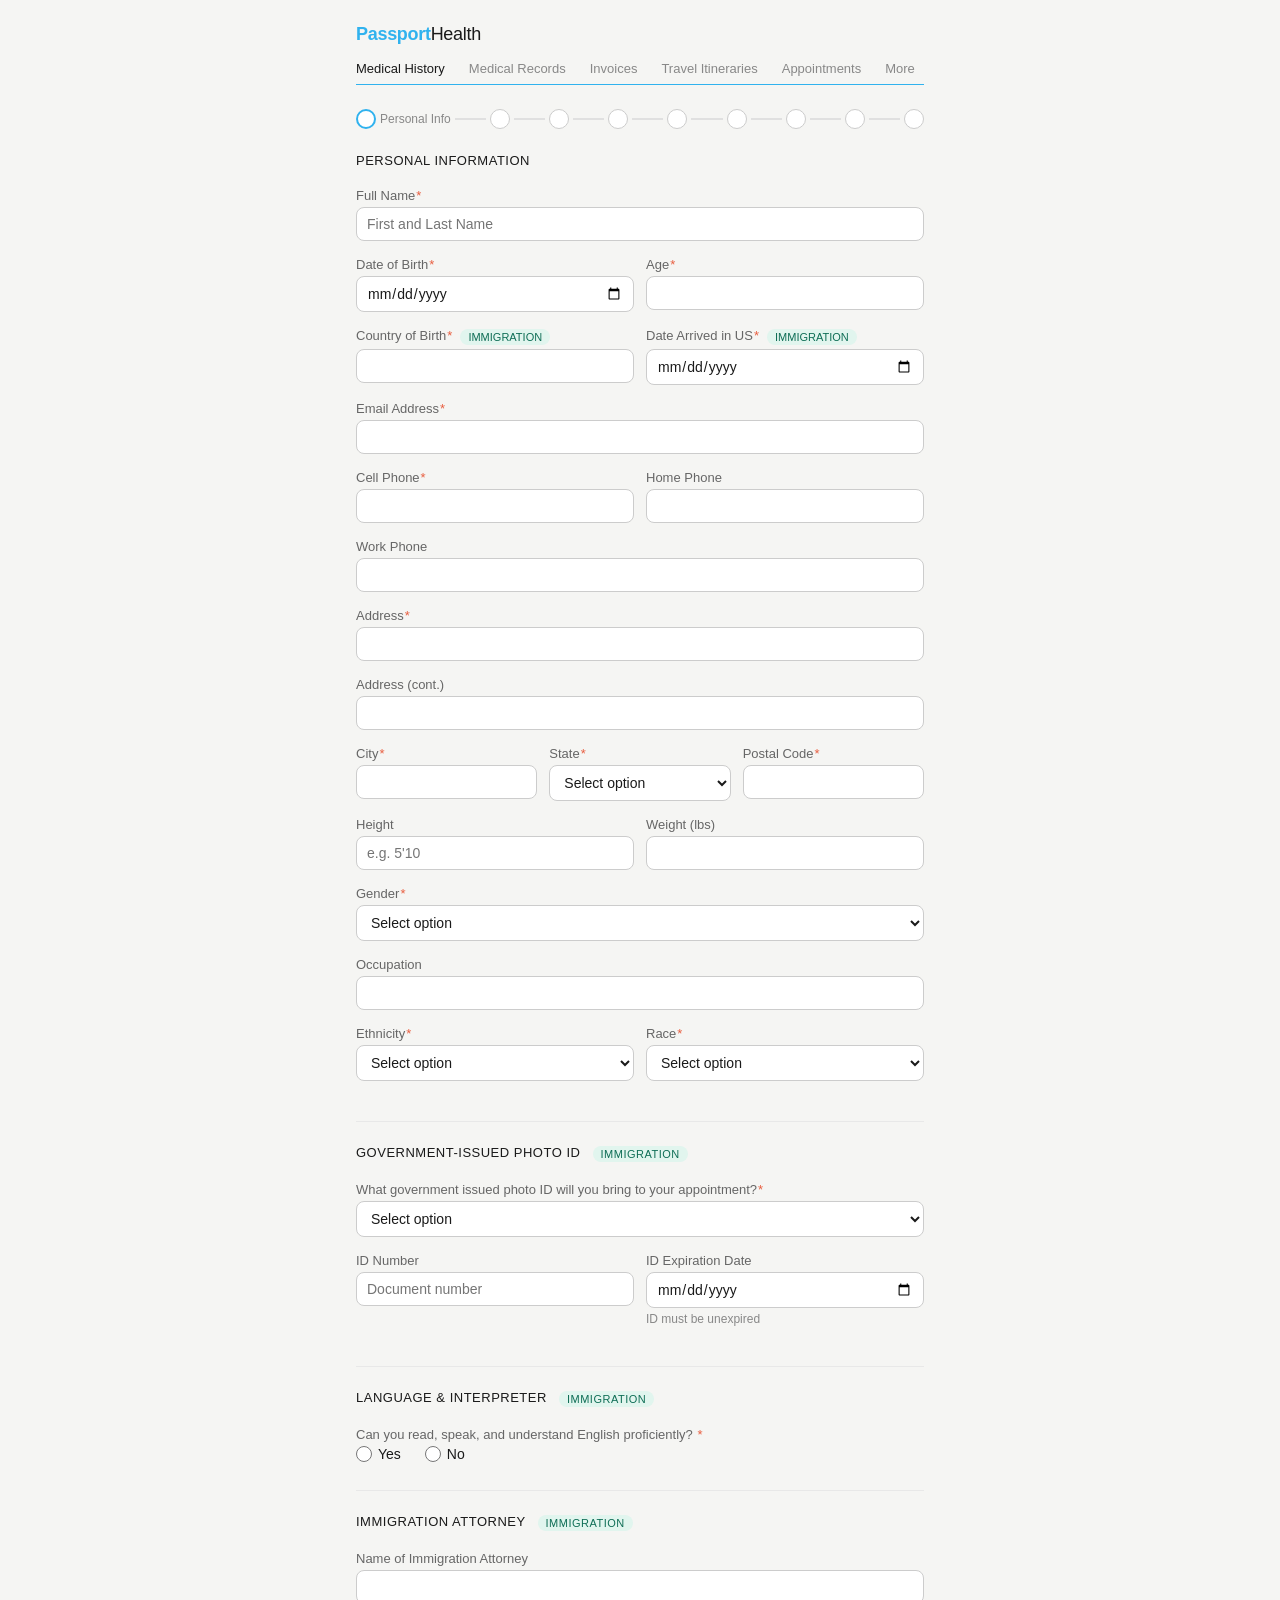
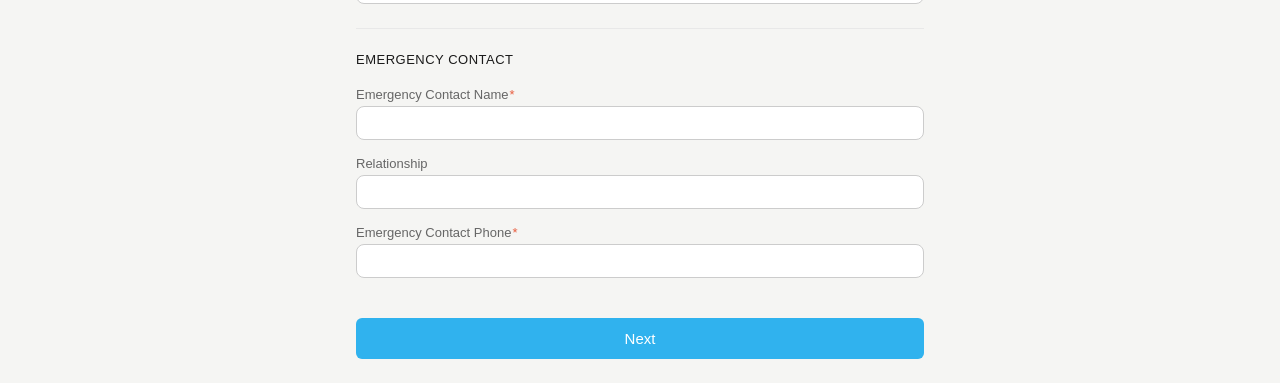
<file: passport_health_immigration_intake.html>
<!DOCTYPE html>
<html lang="en">
<head>
<meta charset="UTF-8">
<meta name="viewport" content="width=device-width, initial-scale=1.0">
<title>Passport Health — Immigration Intake Flow</title>
<style>
*{box-sizing:border-box;margin:0;padding:0}
body{font-family:-apple-system,BlinkMacSystemFont,'Segoe UI',sans-serif;background:#f5f5f3;color:#1a1a1a}
.wrap{max-width:600px;margin:0 auto;padding:1.5rem 1rem}
.ph-logo{color:#30B2EE;font-size:18px;font-weight:600;letter-spacing:-0.3px;margin-bottom:1rem}
.ph-logo span{color:#1a1a1a;font-weight:400}
.nav{display:flex;gap:1.5rem;border-bottom:1.5px solid #30B2EE;margin-bottom:1.5rem;padding-bottom:0.5rem;font-size:13px;flex-wrap:wrap}
.nav span{color:#888;cursor:default}
.nav span.active{color:#1a1a1a;font-weight:500}
.progress{display:flex;align-items:center;gap:4px;margin-bottom:1.5rem;flex-wrap:wrap;row-gap:8px}
.step-dot{width:20px;height:20px;border-radius:50%;display:flex;align-items:center;justify-content:center;font-size:10px;font-weight:500;flex-shrink:0}
.step-dot.done{background:#30B2EE}
.step-dot.done::after{content:'';display:block;width:8px;height:8px;border-radius:50%;background:white}
.step-dot.current{background:white;border:2px solid #30B2EE}
.step-dot.pending{background:white;border:1.5px solid #ccc}
.step-label{font-size:12px;color:#888;flex-shrink:0}
.step-bar{height:2px;background:#e0e0e0;flex:1;min-width:8px}
.step-bar.done{background:#30B2EE}
.section-title{font-size:13px;font-weight:500;letter-spacing:0.5px;color:#1a1a1a;margin-bottom:1.25rem;text-transform:uppercase}
.field{margin-bottom:1rem}
.field label{display:block;font-size:13px;color:#666;margin-bottom:4px}
.field input[type=text],
.field input[type=email],
.field input[type=tel],
.field input[type=date],
.field select,
.field textarea{
  width:100%;padding:8px 10px;
  border:0.5px solid #ccc;
  border-radius:8px;
  font-size:14px;
  background:#fff;
  color:#1a1a1a;
  font-family:inherit;
  outline:none;
}
.field input:focus,.field select:focus,.field textarea:focus{border-color:#30B2EE;box-shadow:0 0 0 2px rgba(48,178,238,0.15)}
.field textarea{resize:vertical;min-height:60px}
.row2{display:grid;grid-template-columns:1fr 1fr;gap:12px}
.row3{display:grid;grid-template-columns:1fr 1fr 1fr;gap:12px}
.radio-row{display:flex;gap:1.5rem;margin-top:4px;align-items:center;flex-wrap:wrap}
.radio-row label{display:flex;align-items:center;gap:6px;font-size:14px;cursor:pointer;color:#1a1a1a}
.radio-row input{accent-color:#30B2EE;width:16px;height:16px}
.check-group{display:flex;flex-direction:column;gap:0}
.check-item{display:flex;flex-direction:column;border-bottom:0.5px solid #e8e8e8;cursor:pointer}
.check-item:first-child{border-top:0.5px solid #e8e8e8}
.check-item-row{display:flex;align-items:center;gap:10px;padding:9px 10px;font-size:14px;color:#1a1a1a}
.check-item input[type=checkbox]{accent-color:#30B2EE;width:15px;height:15px;flex-shrink:0}
.check-detail{display:none;padding:0 10px 10px 35px}
.check-detail textarea{width:100%;padding:7px 9px;border:0.5px solid #ccc;border-radius:8px;font-size:13px;background:#fff;color:#1a1a1a;font-family:inherit;outline:none;resize:vertical;min-height:50px}
.check-detail textarea:focus{border-color:#30B2EE;box-shadow:0 0 0 2px rgba(48,178,238,0.15)}
.section-divider{height:0.5px;background:#e8e8e8;margin:1.5rem 0}
.table-section{width:100%;border-collapse:collapse;margin-bottom:1rem;font-size:13px}
.table-section th{text-align:left;padding:8px 10px;background:#f5f5f3;font-weight:500;font-size:12px;color:#888;border:0.5px solid #e0e0e0}
.table-section td{padding:8px 10px;border:0.5px solid #e0e0e0;vertical-align:top;color:#1a1a1a}
.table-section td:nth-child(2),.table-section td:nth-child(3){width:52px;text-align:center}
.table-section td:nth-child(2) input,.table-section td:nth-child(3) input{accent-color:#30B2EE}
.desc-input{width:100%;border:none;border-bottom:0.5px solid #ccc;background:transparent;font-size:12px;color:#1a1a1a;font-family:inherit;outline:none;padding:2px 0}
.table-section .group-row td{background:#f5f5f3;font-weight:500;font-size:12px;color:#888;padding:6px 10px;letter-spacing:0.3px;text-transform:uppercase}
.add-btn{display:inline-flex;align-items:center;gap:6px;padding:6px 14px;border-radius:20px;background:#30B2EE;color:white;font-size:13px;font-weight:500;border:none;cursor:pointer;margin-top:8px}
.add-btn:hover{background:#1a9fd4}
.btn-next{width:100%;padding:12px;background:#30B2EE;color:white;font-size:15px;font-weight:500;border:none;border-radius:6px;cursor:pointer;margin-top:1.5rem}
.btn-next:hover{background:#1a9fd4}
.btn-back{width:100%;padding:11px;background:#f0f0ee;color:#888;font-size:15px;font-weight:400;border:0.5px solid #ddd;border-radius:6px;cursor:pointer;margin-top:8px}
.btn-back:hover{background:#e8e8e6}
.required{color:#E85D3F;margin-left:1px}
.imm-badge{display:inline-block;background:#E1F5EE;color:#0F6E56;font-size:11px;font-weight:500;padding:2px 8px;border-radius:10px;margin-left:8px;vertical-align:middle}
.info-box{background:#E6F1FB;border:0.5px solid #B5D4F4;border-radius:8px;padding:12px 14px;font-size:13px;color:#185FA5;line-height:1.6;margin-bottom:1.25rem}
.info-box strong{font-weight:500}
.warn-box{background:#FAEEDA;border:0.5px solid #FAC775;border-radius:8px;padding:12px 14px;font-size:13px;color:#854F0B;line-height:1.6;margin-bottom:1.25rem}
.warn-box strong{font-weight:500}
.consent-box{background:#f5f5f3;border:0.5px solid #ddd;border-radius:8px;padding:1rem;font-size:13px;color:#555;line-height:1.6;height:220px;overflow-y:auto;margin-bottom:1rem}
.consent-check-row{border:0.5px solid #ddd;border-radius:8px;padding:12px;gap:10px;display:flex;cursor:pointer;align-items:flex-start;margin-bottom:1rem}
.consent-check-row input{accent-color:#30B2EE;width:16px;height:16px;flex-shrink:0;margin-top:2px}
.conditional-block{display:none;background:#f9f9f7;border:0.5px solid #e0e0e0;border-radius:8px;padding:12px;margin-top:8px}
.vaccine-row{border:0.5px solid #e8e8e8;border-radius:8px;padding:12px;margin-bottom:8px}
.med-row{border:0.5px solid #e8e8e8;border-radius:8px;padding:12px;margin-bottom:8px}
.inline-input{width:100%;padding:8px 10px;border:0.5px solid #ccc;border-radius:8px;font-size:14px;background:#fff;color:#1a1a1a;font-family:inherit;outline:none;margin-bottom:6px}
.inline-input:focus{border-color:#30B2EE;box-shadow:0 0 0 2px rgba(48,178,238,0.15)}
.finish-msg{text-align:center;padding:2rem 1rem}
.finish-msg .check-circle{width:56px;height:56px;border-radius:50%;background:#E1F5EE;display:flex;align-items:center;justify-content:center;margin:0 auto 1rem}
.sig-row{display:grid;grid-template-columns:1fr 1fr;gap:12px}
</style>
</head>
<body>
<div class="wrap">
  <div class="ph-logo">Passport<span>Health</span></div>
  <div class="nav">
    <span class="active">Medical History</span>
    <span>Medical Records</span>
    <span>Invoices</span>
    <span>Travel Itineraries</span>
    <span>Appointments</span>
    <span>More</span>
  </div>
  <div class="progress" id="progressBar"></div>
  <div id="formContent"></div>
</div>

<script>
const STEPS = [
  {key:'personal',     label:'Personal Info'},
  {key:'medical',      label:'Medical History'},
  {key:'communicable', label:'Communicable Diseases'},
  {key:'mental',       label:'Mental & Substance'},
  {key:'concerns',     label:'Other Concerns'},
  {key:'allergies',    label:'Allergies'},
  {key:'vaccines',     label:'Vaccine History'},
  {key:'medications',  label:'Medications'},
  {key:'consent',      label:'Acknowledgement'},
];
let current = 0;

function renderProgress() {
  const pb = document.getElementById('progressBar');
  pb.innerHTML = '';
  STEPS.forEach((s, i) => {
    if (i > 0) {
      const bar = document.createElement('div');
      bar.className = 'step-bar' + (i <= current ? ' done' : '');
      pb.appendChild(bar);
    }
    const dot = document.createElement('div');
    dot.className = 'step-dot ' + (i < current ? 'done' : i === current ? 'current' : 'pending');
    pb.appendChild(dot);
    if (i === current) {
      const lbl = document.createElement('span');
      lbl.className = 'step-label';
      lbl.textContent = s.label;
      pb.appendChild(lbl);
    }
  });
}

function field(label, type, opts = {}) {
  const req = opts.required ? '<span class="required">*</span>' : '';
  const imm = opts.imm ? '<span class="imm-badge">IMMIGRATION</span>' : '';
  const note = opts.note ? '<div style="font-size:12px;color:#888;margin-top:4px">' + opts.note + '</div>' : '';
  let input = '';
  const uid = Math.random().toString(36).slice(2, 8);
  if (['text','email','tel','date'].includes(type)) {
    input = '<input type="' + type + '" placeholder="' + (opts.placeholder || '') + '">';
  } else if (type === 'select') {
    input = '<select><option value="">Select option</option>' + (opts.options||[]).map(o=>'<option>'+o+'</option>').join('') + '</select>';
  } else if (type === 'textarea') {
    input = '<textarea placeholder="' + (opts.placeholder || '') + '"></textarea>';
  } else if (type === 'radio') {
    const options = opts.options || ['Yes','No'];
    input = '<div class="radio-row">' + options.map(o=>'<label><input type="radio" name="rg_'+uid+'"> '+o+'</label>').join('') + '</div>';
  }
  return '<div class="field' + (opts.cls?' '+opts.cls:'') + '"><label>' + label + req + imm + '</label>' + input + note + '</div>';
}

function checkListWithDetail(items) {
  return '<div class="check-group">' + items.map((item, idx) => {
    const label = item.label || item;
    const imm = item.imm ? '<span class="imm-badge">immigration</span>' : '';
    const uid = 'chk_' + Math.random().toString(36).slice(2,8);
    return '<div class="check-item">' +
      '<div class="check-item-row"><input type="checkbox" id="' + uid + '" onchange="toggleDetail(this)"> <span>' + label + imm + '</span></div>' +
      '<div class="check-detail" id="detail_' + uid + '"><textarea placeholder="Please describe, including date(s)..."></textarea></div>' +
      '</div>';
  }).join('') + '</div>';
}

function tableYesNo(groups) {
  let rows = '';
  groups.forEach(g => {
    rows += '<tr class="group-row"><td colspan="4">' + g.group + '</td></tr>';
    g.items.forEach(item => {
      const uid = Math.random().toString(36).slice(2, 8);
      rows += '<tr><td>' + item + '</td><td><input type="radio" name="yn_'+uid+'"></td><td><input type="radio" name="yn_'+uid+'"></td><td><input class="desc-input" type="text" placeholder="If yes, describe..."></td></tr>';
    });
  });
  return '<table class="table-section"><thead><tr><th style="width:50%">Question</th><th>Yes</th><th>No</th><th>Description / Date</th></tr></thead><tbody>' + rows + '</tbody></table>';
}

function navBtns(showBack, nextLabel) {
  const back = showBack ? '<button class="btn-back" onclick="go(-1)">Back</button>' : '';
  return '<button class="btn-next" onclick="go(1)">' + (nextLabel||'Next') + '</button>' + back;
}

const stateList = ['AK','AL','AR','AZ','CA','CO','CT','DC','DE','FL','GA','HI','IA','ID','IL','IN','KS','KY','LA','MA','MD','ME','MI','MN','MO','MS','MT','NC','ND','NE','NH','NJ','NM','NV','NY','OH','OK','OR','PA','RI','SC','SD','TN','TX','UT','VA','VT','WA','WI','WV','WY'];
const vaccineOpts = ['COVID-19','Flu (Influenza)','Hepatitis A','Hepatitis B','HPV','MMR','Meningococcal','Pneumococcal','Polio','Shingles (Zoster)','Td/Tdap','Typhoid','Varicella (Chickenpox)','Yellow Fever','Other'];

const pages = {

personal: () => `
  <div class="section-title">Personal Information</div>
  ${field('Full Name','text',{required:true,placeholder:'First and Last Name'})}
  <div class="row2">
    ${field('Date of Birth','date',{required:true})}
    ${field('Age','text',{required:true})}
  </div>
  <div class="row2">
    ${field('Country of Birth','text',{required:true,imm:true})}
    ${field('Date Arrived in US','date',{required:true,imm:true})}
  </div>
  ${field('Email Address','email',{required:true})}
  <div class="row2">
    ${field('Cell Phone','tel',{required:true})}
    ${field('Home Phone','tel')}
  </div>
  ${field('Work Phone','tel')}
  ${field('Address','text',{required:true})}
  ${field('Address (cont.)','text')}
  <div class="row3">
    ${field('City','text',{required:true})}
    ${field('State','select',{required:true,options:stateList})}
    ${field('Postal Code','text',{required:true})}
  </div>
  <div class="row2">
    ${field('Height','text',{placeholder:'e.g. 5\'10"'})}
    ${field('Weight (lbs)','text')}
  </div>
  ${field('Gender','select',{required:true,options:['Female','Male','Non-binary','Prefer not to say']})}
  ${field('Occupation','text',{required:false})}
  <div class="row2">
    ${field('Ethnicity','select',{required:true,options:['Hispanic or Latino','Not Hispanic or Latino']})}
    ${field('Race','select',{required:true,options:['American Indian/Alaska Native','Asian','Black/African American','Native Hawaiian/Pacific Islander','White','Two or more races','Unknown']})}
  </div>
  <div class="section-divider"></div>
  <div class="section-title">Government-Issued Photo ID <span class="imm-badge">immigration</span></div>
  ${field('What government issued photo ID will you bring to your appointment?','select',{required:true,options:['Passport','Driver\'s license','Employment authorization card','State ID','Other']})}
  <div class="row2">
    ${field('ID Number','text',{placeholder:'Document number'})}
    ${field('ID Expiration Date','date',{note:'ID must be unexpired'})}
  </div>
  <div class="section-divider"></div>
  <div class="section-title">Language & Interpreter <span class="imm-badge">immigration</span></div>
  <div class="field">
    <label>Can you read, speak, and understand English proficiently? <span class="required">*</span></label>
    <div class="radio-row">
      <label><input type="radio" name="rg_english" onchange="toggleEnglish(this,'yes')"> Yes</label>
      <label><input type="radio" name="rg_english" onchange="toggleEnglish(this,'no')"> No</label>
    </div>
  </div>
  <div class="conditional-block" id="interpreterBlock">
    <div class="warn-box"><strong>Important:</strong> If you cannot read, speak, and understand English proficiently, you must bring a qualified interpreter with you to your appointment.</div>
    ${field('Interpreter First Name','text',{required:false})}
    ${field('Interpreter Last Name','text',{required:false})}
    ${field('Interpreter Language','text',{required:false,placeholder:'e.g. Spanish, Mandarin'})}
  </div>
  <div class="section-divider"></div>
  <div class="section-title">Immigration Attorney <span class="imm-badge">immigration</span></div>
  ${field('Name of Immigration Attorney','text')}
  <div class="section-divider"></div>
  <div class="section-title">Emergency Contact</div>
  ${field('Emergency Contact Name','text',{required:true})}
  ${field('Relationship','text')}
  ${field('Emergency Contact Phone','tel',{required:true})}
  ${navBtns(false,'Next')}
`,

medical: () => `
  <div class="section-title">Medical History</div>
  <p style="font-size:13px;color:#666;margin-bottom:1rem">Select the conditions for which you have been treated. If you check any condition, a text box will appear — please describe including date(s).</p>
  ${checkListWithDetail([
    {label:'Thyroid Disease'},
    {label:'Cancer (if yes, specify type)'},
    {label:'Atherosclerosis / High Cholesterol'},
    {label:'HIV/AIDS'},
    {label:'Psychiatric Conditions'},
    {label:'Thymus Removal'},
  ])}
  <div class="section-divider"></div>
  <p style="font-size:13px;color:#666;margin-bottom:1rem">Select any additional conditions for which you are being treated</p>
  ${checkListWithDetail([
    {label:'Acid Reflux'},
    {label:'Anxiety / Depression'},
    {label:'Asthma or shortness of breath'},
    {label:'Arthritis or rheumatoid arthritis'},
    {label:'Autoimmune Disorder', imm:true},
    {label:'Diabetes'},
    {label:'Epilepsy or seizure disorder'},
    {label:'Gastrointestinal disease'},
    {label:'Heart disease / Cardiac arrhythmia or irregularity'},
    {label:'Heart Failure', imm:true},
    {label:'Hepatitis'},
    {label:'High blood pressure / Hypertension'},
    {label:'Kidney disease'},
    {label:'Liver disease'},
    {label:'Migraines / headaches'},
    {label:'Neurological conditions / Head injuries', imm:true},
    {label:'Rheumatoid arthritis'},
    {label:'Tuberculosis'},
    {label:'Eczema, psoriasis, or other chronic dermatitis'},
    {label:'Guillain-Barré syndrome or paralysis history'},
    {label:'Other'},
  ])}
  <div class="section-divider"></div>
  <div class="section-title">Females Only</div>
  ${field('Last menstrual period','date',{imm:true})}
  ${field('Are you pregnant or breastfeeding?','radio',{imm:true})}
  ${field('Planning to become pregnant in next 3 months?','radio',{imm:true})}
  <div class="section-divider"></div>
  <div class="section-title">Medical &amp; Surgical History <span class="imm-badge">immigration</span></div>
  <div class="field">
    <label>Currently being treated for other conditions?</label>
    <div class="radio-row">
      <label><input type="radio" name="rg_othercond" onchange="document.getElementById('otherCondBlock').style.display='block'"> Yes</label>
      <label><input type="radio" name="rg_othercond" onchange="document.getElementById('otherCondBlock').style.display='none'"> No</label>
    </div>
  </div>
  <div class="conditional-block" id="otherCondBlock">
    <input class="inline-input" type="text" placeholder="Condition 1">
    <input class="inline-input" type="text" placeholder="Condition 2">
    <input class="inline-input" type="text" placeholder="Condition 3" style="margin-bottom:0">
  </div>
  <div class="field">
    <label>Significant medical events, hospitalizations, or surgeries</label>
    <input class="inline-input" type="text" placeholder="Event 1">
    <input class="inline-input" type="text" placeholder="Event 2">
    <input class="inline-input" type="text" placeholder="Event 3" style="margin-bottom:0">
  </div>
  ${navBtns(true,'Next')}
`,

communicable: () => `
  <div class="section-title">Communicable Diseases <span class="imm-badge">immigration</span></div>
  <p style="font-size:13px;color:#666;margin-bottom:1rem">Answer yes or no. If yes, describe including date occurred.</p>
  ${tableYesNo([
    {group:'Tuberculosis Symptoms Assessment', items:[
      'Ever been diagnosed or treated for Tuberculosis?',
      'Any recent contact with someone with Tuberculosis?',
      'Productive cough for 3 weeks or more, or coughing up blood?',
      'Night sweats or fevers?',
      'Loss of appetite or unexplained weight loss?',
    ]},
    {group:'Syphilis &amp; Gonorrhea Assessment', items:[
      'Ever diagnosed or treated for Syphilis?',
      'Sexual partner (now or past) diagnosed with Syphilis?',
      'Ever diagnosed or treated for Gonorrhea?',
      'Pain when urinating?',
      'Unusual penile or vaginal discharge?',
      'Genital / anal blisters or sores?',
      'Painless sores in mouth or rash on the body?',
      'Pelvic pain/discomfort?',
    ]},
    {group:'"Leprosy" or Hansen\'s Disease Assessment', items:[
      'Have you or a family member ever had Leprosy/Hansen\'s Disease?',
      'Unusual skin rashes or sores?',
      'Swelling in your legs, groin or underarms?',
      'Skin issues unresponsive to treatment?',
    ]},
  ])}
  ${navBtns(true,'Next')}
`,

mental: () => `
  <div class="section-title">Physical or Mental Disorders <span class="imm-badge">immigration</span></div>
  <p style="font-size:13px;color:#666;margin-bottom:1rem">Do you have a history of the following?</p>
  ${tableYesNo([
    {group:'Mental Health History', items:[
      'Depression or anxiety?',
      'Other psychiatric or mental disorders?',
      'Suicide attempts?',
      'Thoughts or actions of hurting others, now or in the past?',
      'Thoughts or actions of hurting yourself, now or in the past?',
    ]},
  ])}
  <div class="section-divider"></div>
  <div class="section-title">Substance Addiction / Abuse <span class="imm-badge">immigration</span></div>
  ${tableYesNo([
    {group:'Substance Use History', items:[
      'Drug addiction or abuse?',
      'Alcohol addiction or abuse?',
      'If yes above, are you in full remission?',
      'Using narcotic or habit-forming drugs?',
      'Driving under the influence of drugs or alcohol (DUI)?',
      'Any other police charges associated with alcohol or drug use?',
      'Smoking or vaping?',
    ]},
  ])}
  ${navBtns(true,'Next')}
`,

concerns: () => `
  <div class="section-title">Other Medical Concerns</div>
  <p style="font-size:13px;color:#666;margin-bottom:1rem">Answer yes or no. If yes, describe including date occurred.</p>
  ${tableYesNo([
    {group:'General Health Concerns', items:[
      'Have you ever had a positive TB skin test?',
      'Do you have heart problems or cardiac arrhythmia or irregularity?',
      'Do you have bleeding problems, take anticoagulants, aspirin or aspirin therapy?',
      'Are you currently experiencing any respiratory infections or other acute illness?',
      'Do you experience nightmares or insomnia?',
      'Do you have stomach/bowel conditions such as frequent diarrhea or constipation?',
      'Have you been diagnosed with sleep apnea?',
      'Are you receiving steroid medications such as cortisone or prednisone?',
      'Do you have a previous history of tendonitis/tendon rupture?',
      'Are you receiving radiation or other treatments?',
      'Do you have a history of fainting with shots?',
      'Do you have any history of motion sickness?',
      'Are you caring for anyone who is immunocompromised?',
    ]},
  ])}
  ${navBtns(true,'Next')}
`,

allergies: () => `
  <div class="section-title">Allergies</div>
  <p style="font-size:13px;color:#666;margin-bottom:1rem">Are you allergic to:</p>
  ${checkListWithDetail(['Gelatin','Eggs','Feathers','Formaldehyde','Insect/Bee stings','Latex','Mercury','Quinine','Thimerosal','Yeast','Other'])}
  <div class="section-divider"></div>
  ${field('Do you have any known drug allergies?','radio',{required:true})}
  <div class="field">
    <label>List drug allergies <span class="imm-badge">immigration</span></label>
    <input class="inline-input" type="text" placeholder="Allergy 1">
    <input class="inline-input" type="text" placeholder="Allergy 2">
    <input class="inline-input" type="text" placeholder="Allergy 3" style="margin-bottom:0">
  </div>
  ${field('Have you ever had a reaction to an immunization in the past?','radio',{required:true})}
  ${navBtns(true,'Next')}
`,

vaccines: () => `
  <div class="section-title">Vaccine History</div>
  <div class="info-box"><strong>Immigration clients:</strong> Only enter vaccine doses you have official documentation for. Bring all vaccination records with you to your appointment. If your records are not in English, they <strong>must</strong> be officially translated before your visit.</div>
  <p style="font-size:13px;color:#666;margin-bottom:4px">Which vaccines have you received in the past? List all doses.</p>
  <p style="font-size:13px;color:#666;margin-bottom:1rem">If the month of administration is unknown, please use January.</p>
  <div id="vaccineList">
    <div class="vaccine-row">
      <div class="row2">
        <div class="field" style="margin:0"><label>Vaccine</label><select><option value="">Select vaccine</option>${vaccineOpts.map(v=>'<option>'+v+'</option>').join('')}</select></div>
        <div class="field" style="margin:0"><label>Date received</label><input type="date"></div>
      </div>
    </div>
  </div>
  <button class="add-btn" onclick="addVaccine()">+ Add Vaccine</button>
  <div class="section-divider"></div>
  ${field('During the past 3 months, have you received a blood or plasma transfusion, been given Immune Globulin, or received Flumist, MMR, Yellow Fever, Varivax, or IXCHIQ (Chikungunya)?','radio',{required:true})}
  ${field('Have you ever had chickenpox?','radio',{required:true})}
  ${navBtns(true,'Next')}
`,

medications: () => `
  <div class="section-title">Current Medications</div>
  <p style="font-size:13px;color:#666;margin-bottom:1rem">List all current prescriptions, over-the-counter medications, and nutritional supplements</p>
  <div id="medList">
    <div class="med-row">
      <div class="field" style="margin-bottom:8px"><label>Medication</label><input type="text" placeholder="Search medication"></div>
      <div class="row2">
        <div class="field" style="margin:0"><label>Dose</label><input type="text"></div>
        <div class="field" style="margin:0"><label>Frequency</label><input type="text"></div>
      </div>
    </div>
  </div>
  <button class="add-btn" onclick="addMed()">+ Add Medication</button>
  <div class="section-divider"></div>
  <div class="field"><label>Any additional information to add? <span class="imm-badge">immigration</span></label><textarea placeholder="Additional notes or health information..."></textarea></div>
  ${navBtns(true,'Next')}
`,

consent: () => `
  <div class="section-title">Client Acknowledgement</div>
  <div class="consent-box">
    <p style="margin-bottom:0.75rem">The above information is accurate and complete, to my best recollection. Any additional information I have provided, including but not limited to medical history, family history and personal information on other forms pertaining to my visit is also accurate and complete to my best recollection.</p>
    <p style="margin-bottom:0.75rem">I understand that Passport Health is not a Medicare provider and Passport Health does no insurance billing or filing of forms. I understand that insurance may not cover the services I have received as a part of my appointment. I am responsible for all applicable office visit, immunization, laboratory, physical and diagnostic fees associated with this visit.</p>
    <p style="margin-bottom:0.75rem">I understand that my appointment will include a screening conducted by a Passport Health clinician. This screening is not intended and should not be used, to replace periodic, thorough health and medical evaluation by and communication with a primary care physician.</p>
    <p style="margin-bottom:0.75rem;font-weight:500">I-693 Exam Consent</p>
    <p style="margin-bottom:0.75rem">I consent to all required testing dictated by USCIS to complete the I-693 exam, which may include blood collection. I understand any procedure is done with my consent and is completely voluntary. Certain risks, complications, and discomforts may result from the procedure(s). These include, but are not limited to: bleeding; infection; bruising; swelling; scarring; allergic reaction; damage to an underlying nerve, vein, artery, muscle, or tendon. Some people may experience lightheadedness or fainting when they have blood drawn.</p>
    <p style="margin-bottom:0.75rem;font-weight:500">I-693 Immigration Process &amp; Associated Policies</p>
    <p style="margin-bottom:0.75rem">I understand that there will be a <strong>$150 document verification and processing fee</strong> for all clients who submit additional vaccine records, medical records, or require review of additional follow-up testing after the initial visit.</p>
    <p style="margin-bottom:0.75rem">I acknowledge that abnormal test results may require additional follow-up testing or referral to a specialist, which may result in additional out-of-pocket costs for those services. I understand that the completion of the I-693 form may be delayed if further testing or referrals are necessary. I understand that <strong>Passport Health is not a Medicare or Medicaid provider</strong>, is <strong>not affiliated with any insurance networks</strong>, and <strong>does not accept or bill insurance</strong>. I am solely responsible for all costs related to this visit. <strong>All fees must be paid in full before any documents are released</strong>, and <strong>all services are non-refundable</strong>.</p>
    <p style="margin-bottom:0.75rem">I understand that a <strong>second visit is required</strong> to complete my exam. During this visit, I will receive the sealed original I-693 and my personal copy if all outstanding requirements have been met. <strong>I am responsible for verifying the accuracy of all information in the sealed packet before leaving the appointment.</strong></p>
    <p style="margin-bottom:0.75rem">A <strong>non-refundable $100.00 fee</strong> will be charged for <strong>any missed Civil Surgeon appointments</strong>.</p>
    <p style="font-weight:500">I attest all the above information is true and complete to my best knowledge. I understand if I knowingly withhold information, this may result in denial or revocation of any immigration benefit.</p>
  </div>
  <label class="consent-check-row">
    <input type="checkbox">
    <span style="font-size:14px;color:#1a1a1a">By checking this box, I acknowledge and agree to the foregoing, including the I-693 exam consent, and consent to the use of electronic signatures. <span class="required">*</span></span>
  </label>
  <div class="section-divider"></div>
  <p style="font-size:13px;color:#666;margin-bottom:8px">Patient Signature (or Parent / Guardian if patient is a minor)</p>
  <div class="sig-row">
    ${field('First Name','text',{required:true})}
    ${field('Last Name','text',{required:true})}
  </div>
  <div class="section-divider"></div>
  <div class="section-title">Consent to Release Records</div>
  ${field('I authorize Passport Health to release my protected health information (PHI).','radio',{required:true})}
  ${field('Self-Consent','radio',{required:true})}
  ${field('Consent Signature','text')}
  ${field('Do you want to release records to another entity?','radio',{required:true})}
  <button class="btn-next" onclick="finish()">Save and Finish</button>
  <button class="btn-back" onclick="go(-1)">Back</button>
`,
};

function render() {
  renderProgress();
  document.getElementById('formContent').innerHTML = pages[STEPS[current].key]();
  window.scrollTo(0, 0);
}

function go(dir) {
  current = Math.min(Math.max(current + dir, 0), STEPS.length - 1);
  render();
}

function finish() {
  document.getElementById('progressBar').innerHTML = '';
  document.getElementById('formContent').innerHTML = `
    <div class="finish-msg">
      <div class="check-circle">
        <svg width="28" height="28" viewBox="0 0 24 24" fill="none">
          <path d="M5 13l4 4L19 7" stroke="#0F6E56" stroke-width="2.5" stroke-linecap="round" stroke-linejoin="round"/>
        </svg>
      </div>
      <p style="font-size:17px;font-weight:500;margin-bottom:0.5rem">Intake complete</p>
      <p style="font-size:14px;color:#666">Your health history has been submitted. Please bring your vaccine records to your appointment.</p>
    </div>`;
}

function toggleDetail(checkbox) {
  const detail = document.getElementById('detail_' + checkbox.id);
  if (detail) detail.style.display = checkbox.checked ? 'block' : 'none';
}

function toggleEnglish(radio, val) {
  const block = document.getElementById('interpreterBlock');
  if (block) block.style.display = val === 'no' ? 'block' : 'none';
}

function addVaccine() {
  const list = document.getElementById('vaccineList');
  const div = document.createElement('div');
  div.className = 'vaccine-row';
  div.innerHTML = '<div class="row2"><div class="field" style="margin:0"><label>Vaccine</label><select><option value="">Select vaccine</option>' + vaccineOpts.map(v=>'<option>'+v+'</option>').join('') + '</select></div><div class="field" style="margin:0"><label>Date received</label><input type="date"></div></div>';
  list.appendChild(div);
}

function addMed() {
  const list = document.getElementById('medList');
  const div = document.createElement('div');
  div.className = 'med-row';
  div.innerHTML = '<div class="field" style="margin-bottom:8px"><label>Medication</label><input type="text" placeholder="Search medication"></div><div class="row2"><div class="field" style="margin:0"><label>Dose</label><input type="text"></div><div class="field" style="margin:0"><label>Frequency</label><input type="text"></div></div>';
  list.appendChild(div);
}

render();
</script>
</body>
</html>
</file>
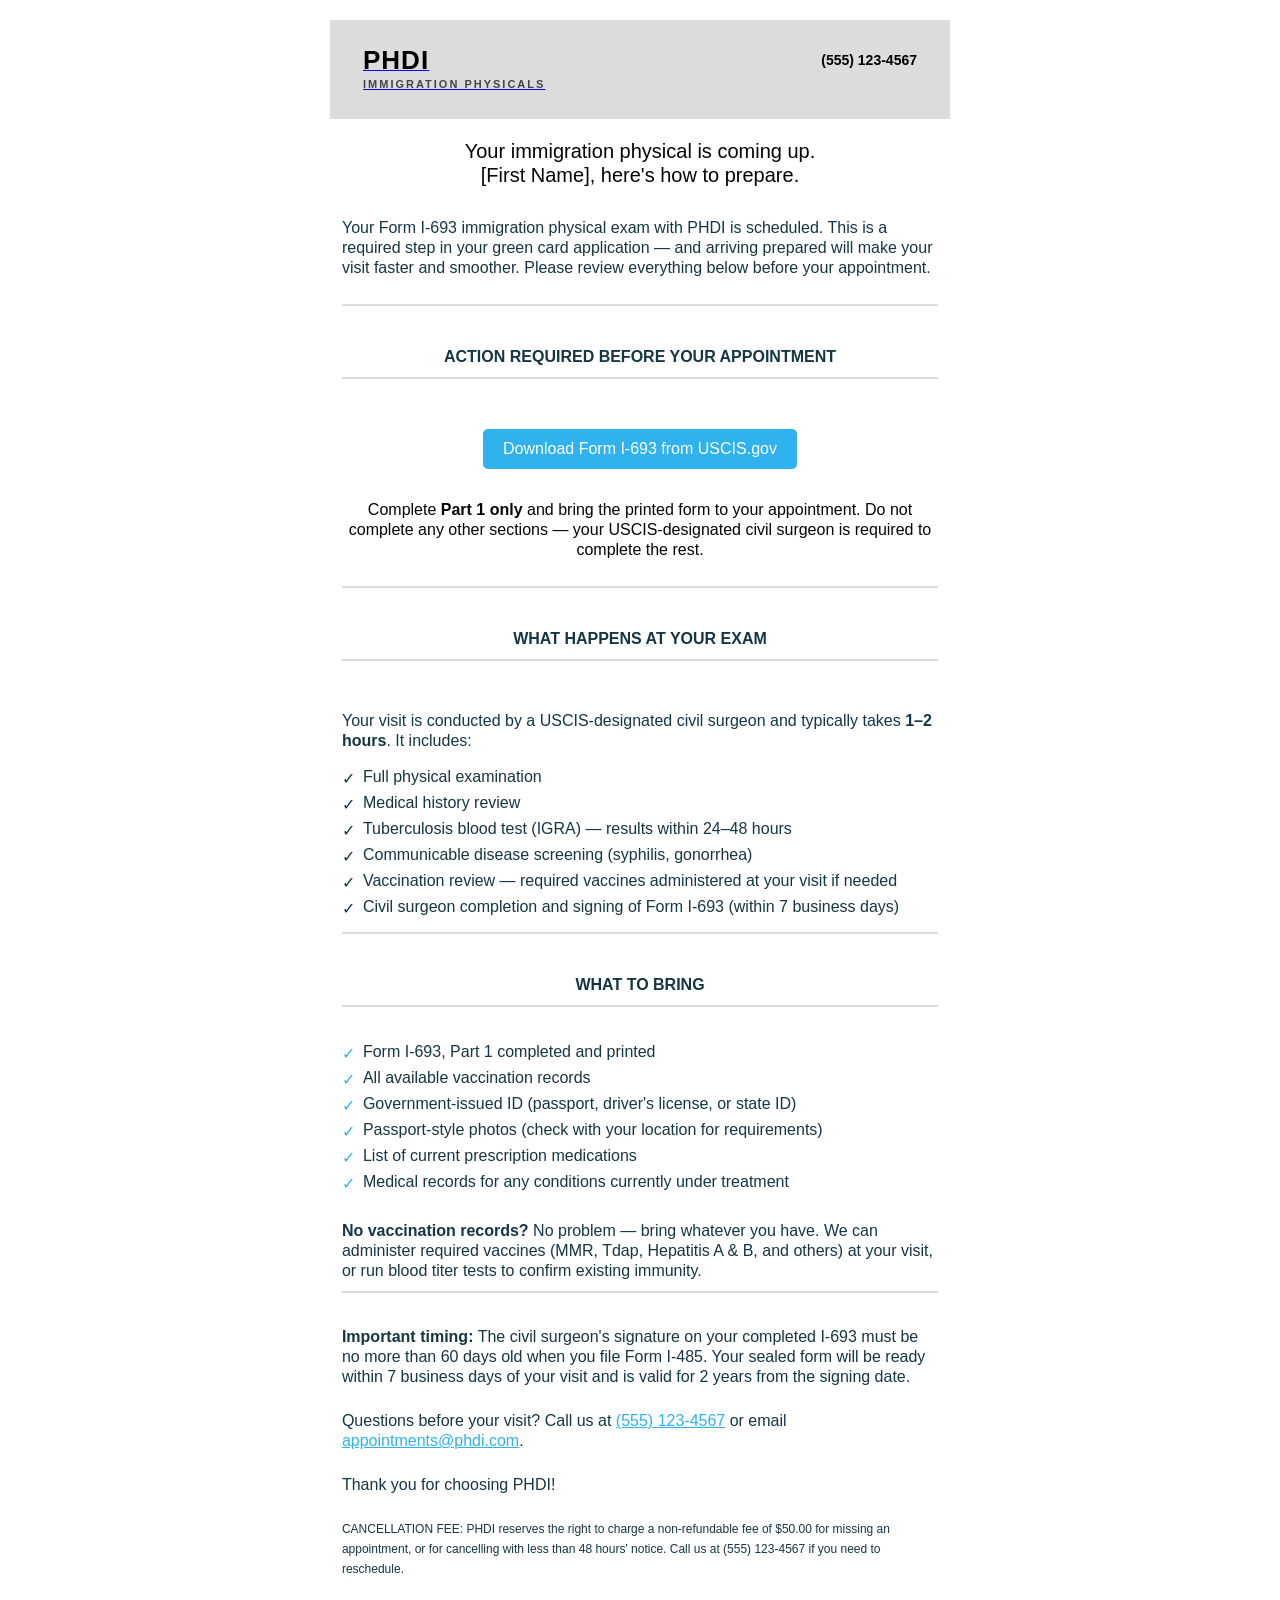
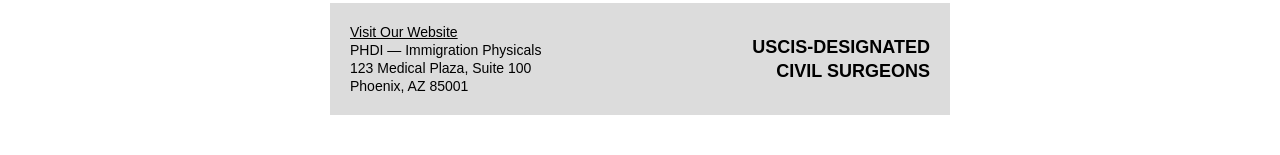
<file: Claude - ImmPhys Emails/phdi2-email-1-anticipation.html>
<!DOCTYPE html PUBLIC "-//W3C//DTD XHTML 1.0 Transitional//EN" "http://www.w3.org/TR/xhtml1/DTD/xhtml1-transitional.dtd">
<html xmlns="http://www.w3.org/1999/xhtml">
<head>
<meta http-equiv="Content-Type" content="text/html; charset=UTF-8">
<title>PHDI – Your Immigration Physical is Coming Up</title>
<style type="text/css">
body { margin: 0; padding: 0; }
ul li { color: #153643; }
a.replaceImageText { font-family: Georgia, 'Times New Roman', Times, serif; font-size: 15px; color: #184998; font-weight: bold; text-decoration: none; }
</style>
</head>
<body>
<!-- preheader -->
<div style="display:none !important; visibility:hidden; mso-hide:all; color:#ffffff; line-height:1px; max-height:0px; max-width:0px; opacity:0; overflow:hidden;">
  Your immigration physical is coming up — here's how to prepare.
</div>

<!--[if mso]>
<table cellpadding="0" cellspacing="0" align="center" border="0" style="padding:0px;margin:0px;">
  <tr><td style="padding:0px;margin:0px;">&nbsp;</td>
  <td style="padding:0px;margin:0px;" width="620" align="center">
<![endif]-->
<table width="100%" align="center" cellpadding="0" cellspacing="0" border="0" style="border-spacing:0; font-family:sans-serif; color:#153643; line-height:24px; font-size:16px;">
<tbody><tr>
  <td rowspan="1" colspan="1" align="center" style="max-width:620px;">
    <div style="max-width:620px; margin-left:auto; margin-right:auto;" align="center">
    <table width="100%" border="0" align="center" cellpadding="0" cellspacing="0">
    <tbody>

      <tr><td height="20"></td></tr>

      <!-- HEADER: light gray, logo left, phone right -->
      <tr>
        <td bgcolor="#ffffff" style="max-width:600px;">
          <table width="100%" border="0" cellspacing="0" cellpadding="0"><tbody><tr>
            <td width="100%" valign="top" style="padding:25px 30px 20px 30px; background-color:#dcdcdc;">
              <table width="100%"><tbody><tr>
                <td valign="top" width="50%">
                  <a href="https://www.passporthealthusa.com/">
                    <span style="font-family:sans-serif; font-size:26px; font-weight:900; color:#000000; letter-spacing:1px;">PHDI</span><br>
                    <span style="font-family:sans-serif; font-size:11px; color:#444444; letter-spacing:2px; font-weight:600; text-transform:uppercase;">Immigration Physicals</span>
                  </a>
                </td>
                <td valign="top" width="50%">
                  <div style="text-align:right; font-weight:bold; color:#000000; font-size:14px;">
                    <a href="tel:5551234567" style="color:#000000; text-decoration:none; font-weight:bold;">(555) 123-4567</a>
                  </div>
                </td>
              </tr></tbody></table>
            </td>
          </tr>

          <!-- BODY -->
          <tr><td height="20"></td></tr>
          <tr>
            <td rowspan="1" colspan="1" align="center" style="max-width:600px;">
              <table width="100%" border="0" cellspacing="0" cellpadding="0"><tbody><tr>
                <td width="10">&nbsp;</td>
                <td width="500" align="left" valign="top">
                  <span style="font-family:sans-serif; font-size:16px; line-height:24px; color:#153643;">

                  <table style="font-family:sans-serif; margin:0; border-collapse:collapse;" border="0" width="100%" cellpadding="0" cellspacing="0"><tbody>

                    <!-- HEADLINE -->
                    <tr><td valign="top">
                      <p style="font-family:sans-serif; font-size:20px; color:#060305; margin:0; text-align:center;">
                        <span>Your immigration physical is coming up.</span><br>
                        [First Name], here's how to prepare.
                      </p>
                    </td></tr>
                    <tr><td height="15"></td></tr>

                    <!-- INTRO COPY -->
                    <tr><td valign="top">
                      <p style="font-family:sans-serif; font-size:16px; line-height:20px; color:#153643;">
                        Your Form I-693 immigration physical exam with PHDI is scheduled. This is a required step in your green card application — and arriving prepared will make your visit faster and smoother. Please review everything below before your appointment.
                      </p>
                    </td></tr>

                    <!-- DIVIDER -->
                    <tr><td style="text-align:center; padding:10px 0;">
                      <table width="100%" cellpadding="0" cellspacing="0" border="0"><tbody><tr>
                        <td style="border-top:2px solid #dcdcdc;">&nbsp;</td>
                      </tr></tbody></table>
                    </td></tr>
                    <tr><td style="text-align:center; padding-bottom:8px;">
                      <p style="font-family:sans-serif; font-weight:bold; font-size:16px; margin:0; padding-top:5px;">ACTION REQUIRED BEFORE YOUR APPOINTMENT</p>
                    </td></tr>
                    <tr><td style="text-align:center; padding-bottom:10px;">
                      <table width="100%" cellpadding="0" cellspacing="0" border="0"><tbody><tr>
                        <td style="border-top:2px solid #dcdcdc;">&nbsp;</td>
                      </tr></tbody></table>
                    </td></tr>

                    <!-- FORM I-693 ACTION -->
                    <tr><td valign="top">
                      <p style="font-family:sans-serif; font-size:16px; line-height:20px; color:#153643; text-align:center;">
                        <a href="https://www.uscis.gov/i-693" style="font-family:sans-serif; font-size:16px; text-decoration:none; border:0; border-radius:5px; padding:10px 20px; color:#FFFFFF; background-color:#30B2EE; display:inline-block;">Download Form I-693 from USCIS.gov</a>
                      </p>
                    </td></tr>
                    <tr><td height="5"></td></tr>
                    <tr><td valign="top">
                      <p style="font-family:sans-serif; font-size:16px; line-height:20px; color:#060305; margin-top:10px; text-align:center;">
                        Complete <strong>Part 1 only</strong> and bring the printed form to your appointment. Do not complete any other sections — your USCIS-designated civil surgeon is required to complete the rest.
                      </p>
                    </td></tr>

                    <!-- DIVIDER -->
                    <tr><td style="text-align:center; padding:10px 0;">
                      <table width="100%" cellpadding="0" cellspacing="0" border="0"><tbody><tr>
                        <td style="border-top:2px solid #dcdcdc;">&nbsp;</td>
                      </tr></tbody></table>
                    </td></tr>
                    <tr><td style="text-align:center; padding-bottom:8px;">
                      <p style="font-family:sans-serif; font-weight:bold; font-size:16px; margin:0; padding-top:5px;">WHAT HAPPENS AT YOUR EXAM</p>
                    </td></tr>
                    <tr><td style="text-align:center; padding-bottom:10px;">
                      <table width="100%" cellpadding="0" cellspacing="0" border="0"><tbody><tr>
                        <td style="border-top:2px solid #dcdcdc;">&nbsp;</td>
                      </tr></tbody></table>
                    </td></tr>

                    <tr><td valign="top">
                      <p style="font-family:sans-serif; font-size:16px; line-height:20px; color:#153643; margin-bottom:15px;">
                        Your visit is conducted by a USCIS-designated civil surgeon and typically takes <strong>1–2 hours</strong>. It includes:
                      </p>
                      <ul style="font-family:sans-serif; margin:0; padding:0; list-style-type:none;" align="left">
                        <li style="font-family:sans-serif; font-size:16px; line-height:22px; clear:both;">
                          <div style="float:left; padding:2px 8px 2px 0;">&#10003;</div>
                          <div style="font-family:sans-serif; color:#153643; font-size:16px; line-height:22px; float:left; width:90%;">Full physical examination</div>
                        </li>
                        <li style="font-family:sans-serif; font-size:16px; line-height:22px; clear:both;">
                          <div style="float:left; padding:2px 8px 2px 0;">&#10003;</div>
                          <div style="font-family:sans-serif; color:#153643; font-size:16px; line-height:22px; float:left; width:90%;">Medical history review</div>
                        </li>
                        <li style="font-family:sans-serif; font-size:16px; line-height:22px; clear:both;">
                          <div style="float:left; padding:2px 8px 2px 0;">&#10003;</div>
                          <div style="font-family:sans-serif; color:#153643; font-size:16px; line-height:22px; float:left; width:90%;">Tuberculosis blood test (IGRA) — results within 24–48 hours</div>
                        </li>
                        <li style="font-family:sans-serif; font-size:16px; line-height:22px; clear:both;">
                          <div style="float:left; padding:2px 8px 2px 0;">&#10003;</div>
                          <div style="font-family:sans-serif; color:#153643; font-size:16px; line-height:22px; float:left; width:90%;">Communicable disease screening (syphilis, gonorrhea)</div>
                        </li>
                        <li style="font-family:sans-serif; font-size:16px; line-height:22px; clear:both;">
                          <div style="float:left; padding:2px 8px 2px 0;">&#10003;</div>
                          <div style="font-family:sans-serif; color:#153643; font-size:16px; line-height:22px; float:left; width:90%;">Vaccination review — required vaccines administered at your visit if needed</div>
                        </li>
                        <li style="font-family:sans-serif; font-size:16px; line-height:22px; clear:both;">
                          <div style="float:left; padding:2px 8px 2px 0;">&#10003;</div>
                          <div style="font-family:sans-serif; color:#153643; font-size:16px; line-height:22px; float:left; width:90%;">Civil surgeon completion and signing of Form I-693 (within 7 business days)</div>
                        </li>
                        <div style="clear:both;"></div>
                      </ul>
                    </td></tr>

                    <!-- DIVIDER -->
                    <tr><td style="text-align:center; padding:10px 0;">
                      <table width="100%" cellpadding="0" cellspacing="0" border="0"><tbody><tr>
                        <td style="border-top:2px solid #dcdcdc;">&nbsp;</td>
                      </tr></tbody></table>
                    </td></tr>
                    <tr><td style="text-align:center; padding-bottom:8px;">
                      <p style="font-family:sans-serif; font-weight:bold; font-size:16px; margin:0; padding-top:5px;">WHAT TO BRING</p>
                    </td></tr>
                    <tr><td style="text-align:center; padding-bottom:10px;">
                      <table width="100%" cellpadding="0" cellspacing="0" border="0"><tbody><tr>
                        <td style="border-top:2px solid #dcdcdc;">&nbsp;</td>
                      </tr></tbody></table>
                    </td></tr>

                    <tr><td valign="top">
                      <ul style="font-family:sans-serif; margin:0; padding:0; list-style-type:none;" align="left">
                        <li style="font-family:sans-serif; font-size:16px; line-height:22px; clear:both;">
                          <div style="float:left; padding:2px 8px 2px 0; color:#30B2EE;">&#10003;</div>
                          <div style="font-family:sans-serif; color:#153643; font-size:16px; line-height:22px; float:left; width:90%;">Form I-693, Part 1 completed and printed</div>
                        </li>
                        <li style="font-family:sans-serif; font-size:16px; line-height:22px; clear:both;">
                          <div style="float:left; padding:2px 8px 2px 0; color:#30B2EE;">&#10003;</div>
                          <div style="font-family:sans-serif; color:#153643; font-size:16px; line-height:22px; float:left; width:90%;">All available vaccination records</div>
                        </li>
                        <li style="font-family:sans-serif; font-size:16px; line-height:22px; clear:both;">
                          <div style="float:left; padding:2px 8px 2px 0; color:#30B2EE;">&#10003;</div>
                          <div style="font-family:sans-serif; color:#153643; font-size:16px; line-height:22px; float:left; width:90%;">Government-issued ID (passport, driver's license, or state ID)</div>
                        </li>
                        <li style="font-family:sans-serif; font-size:16px; line-height:22px; clear:both;">
                          <div style="float:left; padding:2px 8px 2px 0; color:#30B2EE;">&#10003;</div>
                          <div style="font-family:sans-serif; color:#153643; font-size:16px; line-height:22px; float:left; width:90%;">Passport-style photos (check with your location for requirements)</div>
                        </li>
                        <li style="font-family:sans-serif; font-size:16px; line-height:22px; clear:both;">
                          <div style="float:left; padding:2px 8px 2px 0; color:#30B2EE;">&#10003;</div>
                          <div style="font-family:sans-serif; color:#153643; font-size:16px; line-height:22px; float:left; width:90%;">List of current prescription medications</div>
                        </li>
                        <li style="font-family:sans-serif; font-size:16px; line-height:22px; clear:both;">
                          <div style="float:left; padding:2px 8px 2px 0; color:#30B2EE;">&#10003;</div>
                          <div style="font-family:sans-serif; color:#153643; font-size:16px; line-height:22px; float:left; width:90%;">Medical records for any conditions currently under treatment</div>
                        </li>
                        <div style="clear:both;"></div>
                      </ul><br>
                      <p style="font-family:sans-serif; font-size:16px; line-height:20px; color:#153643; margin:0;">
                        <strong>No vaccination records?</strong> No problem — bring whatever you have. We can administer required vaccines (MMR, Tdap, Hepatitis A &amp; B, and others) at your visit, or run blood titer tests to confirm existing immunity.
                      </p>
                    </td></tr>

                    <!-- DIVIDER -->
                    <tr><td style="text-align:center; padding:10px 0;">
                      <table width="100%" cellpadding="0" cellspacing="0" border="0"><tbody><tr>
                        <td style="border-top:2px solid #dcdcdc;">&nbsp;</td>
                      </tr></tbody></table>
                    </td></tr>

                    <!-- TIMING NOTE -->
                    <tr><td valign="top">
                      <p style="font-family:sans-serif; font-size:16px; line-height:20px; color:#153643; margin:0;">
                        <strong>Important timing:</strong> The civil surgeon's signature on your completed I-693 must be no more than 60 days old when you file Form I-485. Your sealed form will be ready within 7 business days of your visit and is valid for 2 years from the signing date.
                      </p><br>
                      <p style="font-family:sans-serif; font-size:16px; line-height:20px; color:#153643; margin:0;">
                        Questions before your visit? Call us at <a href="tel:5551234567" style="color:#30B2EE;">(555) 123-4567</a> or email <a href="mailto:appointments@phdi.com" style="color:#30B2EE;">appointments@phdi.com</a>.
                      </p><br>
                      <p style="font-family:sans-serif; font-size:16px; line-height:20px; color:#153643; margin:0;">Thank you for choosing PHDI!</p><br>
                      <p style="font-family:sans-serif; font-size:12px; line-height:20px; color:#153643; margin:0;">CANCELLATION FEE: PHDI reserves the right to charge a non-refundable fee of $50.00 for missing an appointment, or for cancelling with less than 48 hours' notice. Call us at (555) 123-4567 if you need to reschedule.</p><br>
                    </td></tr>

                  </tbody></table>

                  </span>
                </td>
                <td width="10">&nbsp;</td>
              </tr></tbody></table>
            </td>
          </tr>

          </tbody></table>
        </td>
      </tr>

      <!-- FOOTER -->
      <tr>
        <td align="center" valign="top">
          <table border="0" cellpadding="0" cellspacing="0" width="100%" style="border-collapse:collapse;"><tbody><tr>
            <td width="100%" valign="top" style="padding:20px; background-color:#dcdcdc;">
              <table border="0" cellpadding="0" cellspacing="0" width="100%" style="border-collapse:collapse;"><tbody><tr>
                <td style="font-size:14px; line-height:18px; width:50%;">
                  <p style="margin:0;"><a style="color:#000000; font-family:sans-serif; font-size:14px; font-weight:normal; text-decoration:underline;" href="https://www.phdi.com/">Visit Our Website</a></p>
                  <p style="font-family:sans-serif; font-size:14px; color:#000000; margin:0;">
                    PHDI — Immigration Physicals<br>
                    123 Medical Plaza, Suite 100<br>Phoenix, AZ 85001
                  </p>
                </td>
                <td style="color:#000000; font-size:18px; text-align:right; width:50%;">
                  <span style="font-weight:900;">USCIS-DESIGNATED<br>CIVIL SURGEONS</span>
                </td>
              </tr></tbody></table>
            </td>
          </tr></tbody></table>
        </td>
      </tr>
      <tr><td height="40"></td></tr>

    </tbody>
    </table>
    </div>
  </td>
</tr></tbody>
</table>
<!--[if mso]></td><td style="padding:0px;margin:0px;">&nbsp;</td></tr></table><![endif]-->
</body>
</html>
</file>
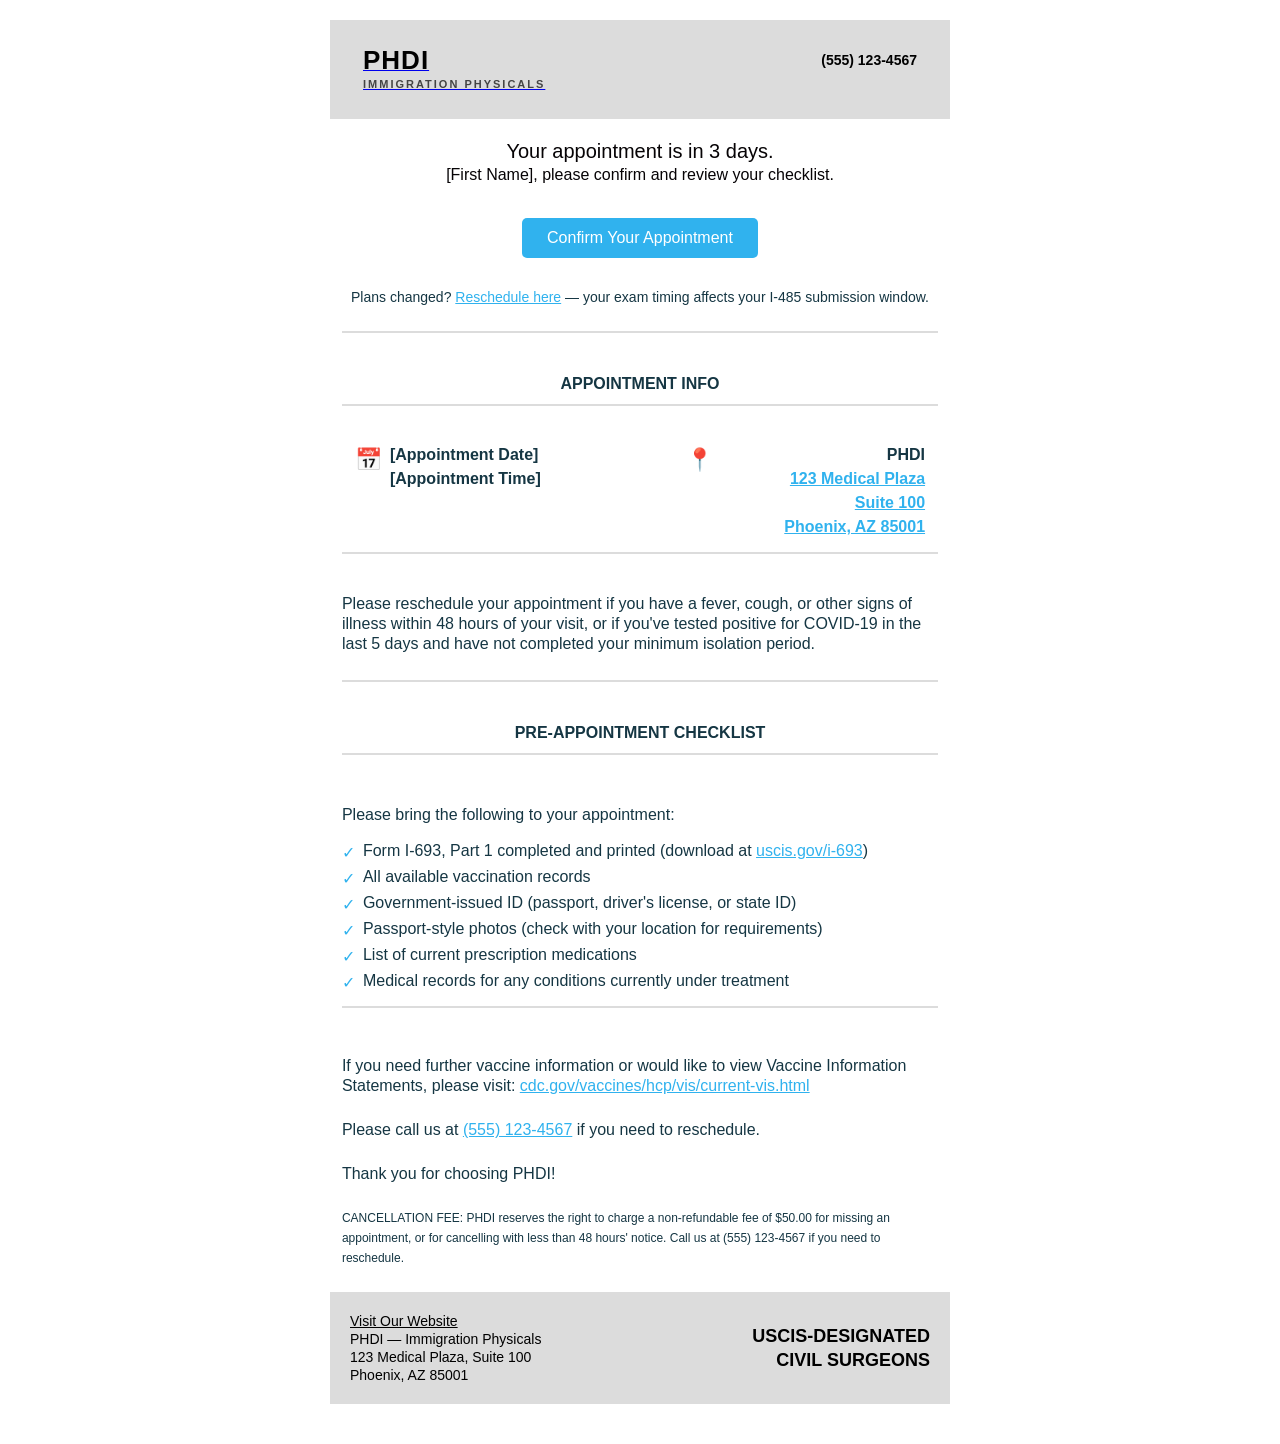
<file: Claude - ImmPhys Emails/phdi2-email-2-72hr.html>
<!DOCTYPE html PUBLIC "-//W3C//DTD XHTML 1.0 Transitional//EN" "http://www.w3.org/TR/xhtml1/DTD/xhtml1-transitional.dtd">
<html xmlns="http://www.w3.org/1999/xhtml">
<head>
<meta http-equiv="Content-Type" content="text/html; charset=UTF-8">
<title>PHDI – Your Immigration Physical in 3 Days</title>
<style type="text/css">
body { margin: 0; padding: 0; }
ul li { color: #153643; }
a.replaceImageText { font-family: Georgia, 'Times New Roman', Times, serif; font-size: 15px; color: #184998; font-weight: bold; text-decoration: none; }
</style>
</head>
<body>
<div style="display:none !important; visibility:hidden; mso-hide:all; color:#ffffff; line-height:1px; max-height:0px; max-width:0px; opacity:0; overflow:hidden;">
  Your immigration physical is in 3 days — review your checklist and confirm your appointment.
</div>

<!--[if mso]>
<table cellpadding="0" cellspacing="0" align="center" border="0" style="padding:0px;margin:0px;">
  <tr><td style="padding:0px;margin:0px;">&nbsp;</td>
  <td style="padding:0px;margin:0px;" width="620" align="center">
<![endif]-->
<table width="100%" align="center" cellpadding="0" cellspacing="0" border="0" style="border-spacing:0; font-family:sans-serif; color:#153643; line-height:24px; font-size:16px;">
<tbody><tr>
  <td rowspan="1" colspan="1" align="center" style="max-width:620px;">
    <div style="max-width:620px; margin-left:auto; margin-right:auto;" align="center">
    <table width="100%" border="0" align="center" cellpadding="0" cellspacing="0">
    <tbody>

      <tr><td height="20"></td></tr>

      <!-- HEADER -->
      <tr>
        <td bgcolor="#ffffff" style="max-width:600px;">
          <table width="100%" border="0" cellspacing="0" cellpadding="0"><tbody><tr>
            <td width="100%" valign="top" style="padding:25px 30px 20px 30px; background-color:#dcdcdc;">
              <table width="100%"><tbody><tr>
                <td valign="top" width="50%">
                  <a href="https://www.passporthealthusa.com/">
                    <span style="font-family:sans-serif; font-size:26px; font-weight:900; color:#000000; letter-spacing:1px;">PHDI</span><br>
                    <span style="font-family:sans-serif; font-size:11px; color:#444444; letter-spacing:2px; font-weight:600; text-transform:uppercase;">Immigration Physicals</span>
                  </a>
                </td>
                <td valign="top" width="50%">
                  <div style="text-align:right; font-weight:bold; color:#000000; font-size:14px;">
                    <a href="tel:5551234567" style="color:#000000; text-decoration:none; font-weight:bold;">(555) 123-4567</a>
                  </div>
                </td>
              </tr></tbody></table>
            </td>
          </tr>

          <!-- BODY -->
          <tr><td height="20"></td></tr>
          <tr>
            <td rowspan="1" colspan="1" align="center" style="max-width:600px;">
              <table width="100%" border="0" cellspacing="0" cellpadding="0"><tbody><tr>
                <td width="10">&nbsp;</td>
                <td width="500" align="left" valign="top">
                  <span style="font-family:sans-serif; font-size:16px; line-height:24px; color:#153643;">

                  <table style="font-family:sans-serif; margin:0; border-collapse:collapse;" border="0" width="100%" cellpadding="0" cellspacing="0"><tbody>

                    <!-- HEADLINE -->
                    <tr><td valign="top">
                      <p style="font-family:sans-serif; font-size:20px; color:#060305; margin:0; text-align:center;">
                        Your appointment is in 3 days.<br>
                        <span style="font-size:16px; font-weight:normal;">[First Name], please confirm and review your checklist.</span>
                      </p>
                    </td></tr>
                    <tr><td height="15"></td></tr>

                    <!-- CONFIRM CTA -->
                    <tr><td valign="top">
                      <p style="font-family:sans-serif; font-size:16px; line-height:20px; color:#153643; text-align:center;">
                        <a href="#" style="font-family:sans-serif; font-size:16px; text-decoration:none; border:0; border-radius:5px; padding:10px 25px; color:#FFFFFF; background-color:#30B2EE; display:inline-block;">Confirm Your Appointment</a>
                      </p>
                    </td></tr>
                    <tr><td height="5"></td></tr>
                    <tr><td valign="top">
                      <p style="font-family:sans-serif; font-size:14px; line-height:20px; color:#153643; text-align:center; margin-top:8px;">
                        Plans changed? <a href="#" style="color:#30B2EE;">Reschedule here</a> — your exam timing affects your I-485 submission window.
                      </p>
                    </td></tr>

                    <!-- DIVIDER + APPOINTMENT INFO -->
                    <tr><td style="text-align:center; padding:10px 0;">
                      <table width="100%" cellpadding="0" cellspacing="0" border="0"><tbody><tr>
                        <td style="border-top:2px solid #dcdcdc;">&nbsp;</td>
                      </tr></tbody></table>
                    </td></tr>
                    <tr><td style="text-align:center; padding-bottom:8px;">
                      <p style="font-family:sans-serif; font-weight:bold; font-size:16px; margin:0; padding-top:5px;">APPOINTMENT INFO</p>
                    </td></tr>
                    <tr><td style="text-align:center; padding-bottom:10px;">
                      <table width="100%" cellpadding="0" cellspacing="0" border="0"><tbody><tr>
                        <td style="border-top:2px solid #dcdcdc;">&nbsp;</td>
                      </tr></tbody></table>
                    </td></tr>

                    <!-- DATE / LOCATION ROW -->
                    <tr><td>
                      <table style="padding:0px 10px;" width="100%"><tbody><tr>
                        <td valign="top" width="45%">
                          <div style="float:left; width:100%;">
                            <div style="float:left; padding:5px 8px 5px 0; font-size:22px;">&#128197;</div>
                            <p style="font-family:sans-serif; margin:0; font-weight:bold; float:left; width:75%;">
                              [Appointment Date]<br>[Appointment Time]
                            </p>
                          </div>
                        </td>
                        <td valign="top" width="45%">
                          <div style="float:right; width:100%;">
                            <p style="font-family:sans-serif; margin:0; font-weight:bold; float:right; width:75%; text-align:right;">
                              PHDI<br>
                              <a style="font-family:sans-serif; color:#30B2EE;" href="https://maps.google.com/?q=123+Medical+Plaza+Phoenix+AZ+85001">123 Medical Plaza<br>Suite 100<br>Phoenix, AZ 85001</a>
                            </p>
                            <div style="float:right; padding:5px 0 5px 8px; font-size:22px;">&#128205;</div>
                          </div>
                        </td>
                      </tr></tbody></table>
                      <div style="clear:both; padding-top:10px;">
                        <table width="100%" cellpadding="0" cellspacing="0" border="0"><tbody><tr>
                          <td style="border-top:2px solid #dcdcdc;">&nbsp;</td>
                        </tr></tbody></table>
                      </div>
                    </td></tr>

                    <!-- COVID NOTE -->
                    <tr><td>
                      <p style="font-family:sans-serif; font-size:16px; line-height:20px; color:#153643;">
                        Please reschedule your appointment if you have a fever, cough, or other signs of illness within 48 hours of your visit, or if you've tested positive for COVID-19 in the last 5 days and have not completed your minimum isolation period.
                      </p>
                    </td></tr>

                    <!-- DIVIDER + CHECKLIST -->
                    <tr><td style="text-align:center; padding:10px 0;">
                      <table width="100%" cellpadding="0" cellspacing="0" border="0"><tbody><tr>
                        <td style="border-top:2px solid #dcdcdc;">&nbsp;</td>
                      </tr></tbody></table>
                    </td></tr>
                    <tr><td style="text-align:center; padding-bottom:8px;">
                      <p style="font-family:sans-serif; font-weight:bold; font-size:16px; margin:0; padding-top:5px;">PRE-APPOINTMENT CHECKLIST</p>
                    </td></tr>
                    <tr><td style="text-align:center; padding-bottom:10px;">
                      <table width="100%" cellpadding="0" cellspacing="0" border="0"><tbody><tr>
                        <td style="border-top:2px solid #dcdcdc;">&nbsp;</td>
                      </tr></tbody></table>
                    </td></tr>

                    <tr><td valign="top">
                      <p style="font-family:sans-serif; font-size:16px; line-height:20px; color:#153643; margin-bottom:15px;">
                        Please bring the following to your appointment:
                      </p>
                      <ul style="font-family:sans-serif; margin:0; padding:0; list-style-type:none;" align="left">
                        <li style="font-family:sans-serif; font-size:16px; line-height:22px; clear:both;">
                          <div style="float:left; padding:2px 8px 2px 0; color:#30B2EE;">&#10003;</div>
                          <div style="font-family:sans-serif; color:#153643; font-size:16px; line-height:22px; float:left; width:90%;">Form I-693, Part 1 completed and printed (download at <a href="https://www.uscis.gov/i-693" style="color:#30B2EE;">uscis.gov/i-693</a>)</div>
                        </li>
                        <li style="font-family:sans-serif; font-size:16px; line-height:22px; clear:both;">
                          <div style="float:left; padding:2px 8px 2px 0; color:#30B2EE;">&#10003;</div>
                          <div style="font-family:sans-serif; color:#153643; font-size:16px; line-height:22px; float:left; width:90%;">All available vaccination records</div>
                        </li>
                        <li style="font-family:sans-serif; font-size:16px; line-height:22px; clear:both;">
                          <div style="float:left; padding:2px 8px 2px 0; color:#30B2EE;">&#10003;</div>
                          <div style="font-family:sans-serif; color:#153643; font-size:16px; line-height:22px; float:left; width:90%;">Government-issued ID (passport, driver's license, or state ID)</div>
                        </li>
                        <li style="font-family:sans-serif; font-size:16px; line-height:22px; clear:both;">
                          <div style="float:left; padding:2px 8px 2px 0; color:#30B2EE;">&#10003;</div>
                          <div style="font-family:sans-serif; color:#153643; font-size:16px; line-height:22px; float:left; width:90%;">Passport-style photos (check with your location for requirements)</div>
                        </li>
                        <li style="font-family:sans-serif; font-size:16px; line-height:22px; clear:both;">
                          <div style="float:left; padding:2px 8px 2px 0; color:#30B2EE;">&#10003;</div>
                          <div style="font-family:sans-serif; color:#153643; font-size:16px; line-height:22px; float:left; width:90%;">List of current prescription medications</div>
                        </li>
                        <li style="font-family:sans-serif; font-size:16px; line-height:22px; clear:both;">
                          <div style="float:left; padding:2px 8px 2px 0; color:#30B2EE;">&#10003;</div>
                          <div style="font-family:sans-serif; color:#153643; font-size:16px; line-height:22px; float:left; width:90%;">Medical records for any conditions currently under treatment</div>
                        </li>
                        <div style="clear:both;"></div>
                        <div style="text-align:center; padding-top:10px;">
                          <table width="100%" cellpadding="0" cellspacing="0" border="0"><tbody><tr>
                            <td style="border-top:2px solid #dcdcdc;">&nbsp;</td>
                          </tr></tbody></table>
                        </div>
                      </ul><br>
                      <p style="font-family:sans-serif; font-size:16px; line-height:20px; color:#153643; margin:0;">
                        If you need further vaccine information or would like to view Vaccine Information Statements, please visit: <a style="font-family:sans-serif; color:#30B2EE;" href="https://www.cdc.gov/vaccines/hcp/vis/current-vis.html" target="_blank">cdc.gov/vaccines/hcp/vis/current-vis.html</a>
                      </p><br>
                      <p style="font-family:sans-serif; font-size:16px; line-height:20px; color:#153643; margin:0;">
                        Please call us at <a href="tel:5551234567" style="color:#30B2EE;">(555) 123-4567</a> if you need to reschedule.
                      </p><br>
                      <p style="font-family:sans-serif; font-size:16px; line-height:20px; color:#153643; margin:0;">Thank you for choosing PHDI!</p><br>
                      <p style="font-family:sans-serif; font-size:12px; line-height:20px; color:#153643; margin:0;">CANCELLATION FEE: PHDI reserves the right to charge a non-refundable fee of $50.00 for missing an appointment, or for cancelling with less than 48 hours' notice. Call us at (555) 123-4567 if you need to reschedule.</p><br>
                    </td></tr>

                  </tbody></table>

                  </span>
                </td>
                <td width="10">&nbsp;</td>
              </tr></tbody></table>
            </td>
          </tr>

          </tbody></table>
        </td>
      </tr>

      <!-- FOOTER -->
      <tr>
        <td align="center" valign="top">
          <table border="0" cellpadding="0" cellspacing="0" width="100%" style="border-collapse:collapse;"><tbody><tr>
            <td width="100%" valign="top" style="padding:20px; background-color:#dcdcdc;">
              <table border="0" cellpadding="0" cellspacing="0" width="100%" style="border-collapse:collapse;"><tbody><tr>
                <td style="font-size:14px; line-height:18px; width:50%;">
                  <p style="margin:0;"><a style="color:#000000; font-family:sans-serif; font-size:14px; font-weight:normal; text-decoration:underline;" href="https://www.phdi.com/">Visit Our Website</a></p>
                  <p style="font-family:sans-serif; font-size:14px; color:#000000; margin:0;">
                    PHDI — Immigration Physicals<br>
                    123 Medical Plaza, Suite 100<br>Phoenix, AZ 85001
                  </p>
                </td>
                <td style="color:#000000; font-size:18px; text-align:right; width:50%;">
                  <span style="font-weight:900;">USCIS-DESIGNATED<br>CIVIL SURGEONS</span>
                </td>
              </tr></tbody></table>
            </td>
          </tr></tbody></table>
        </td>
      </tr>
      <tr><td height="40"></td></tr>

    </tbody>
    </table>
    </div>
  </td>
</tr></tbody>
</table>
<!--[if mso]></td><td style="padding:0px;margin:0px;">&nbsp;</td></tr></table><![endif]-->
</body>
</html>
</file>
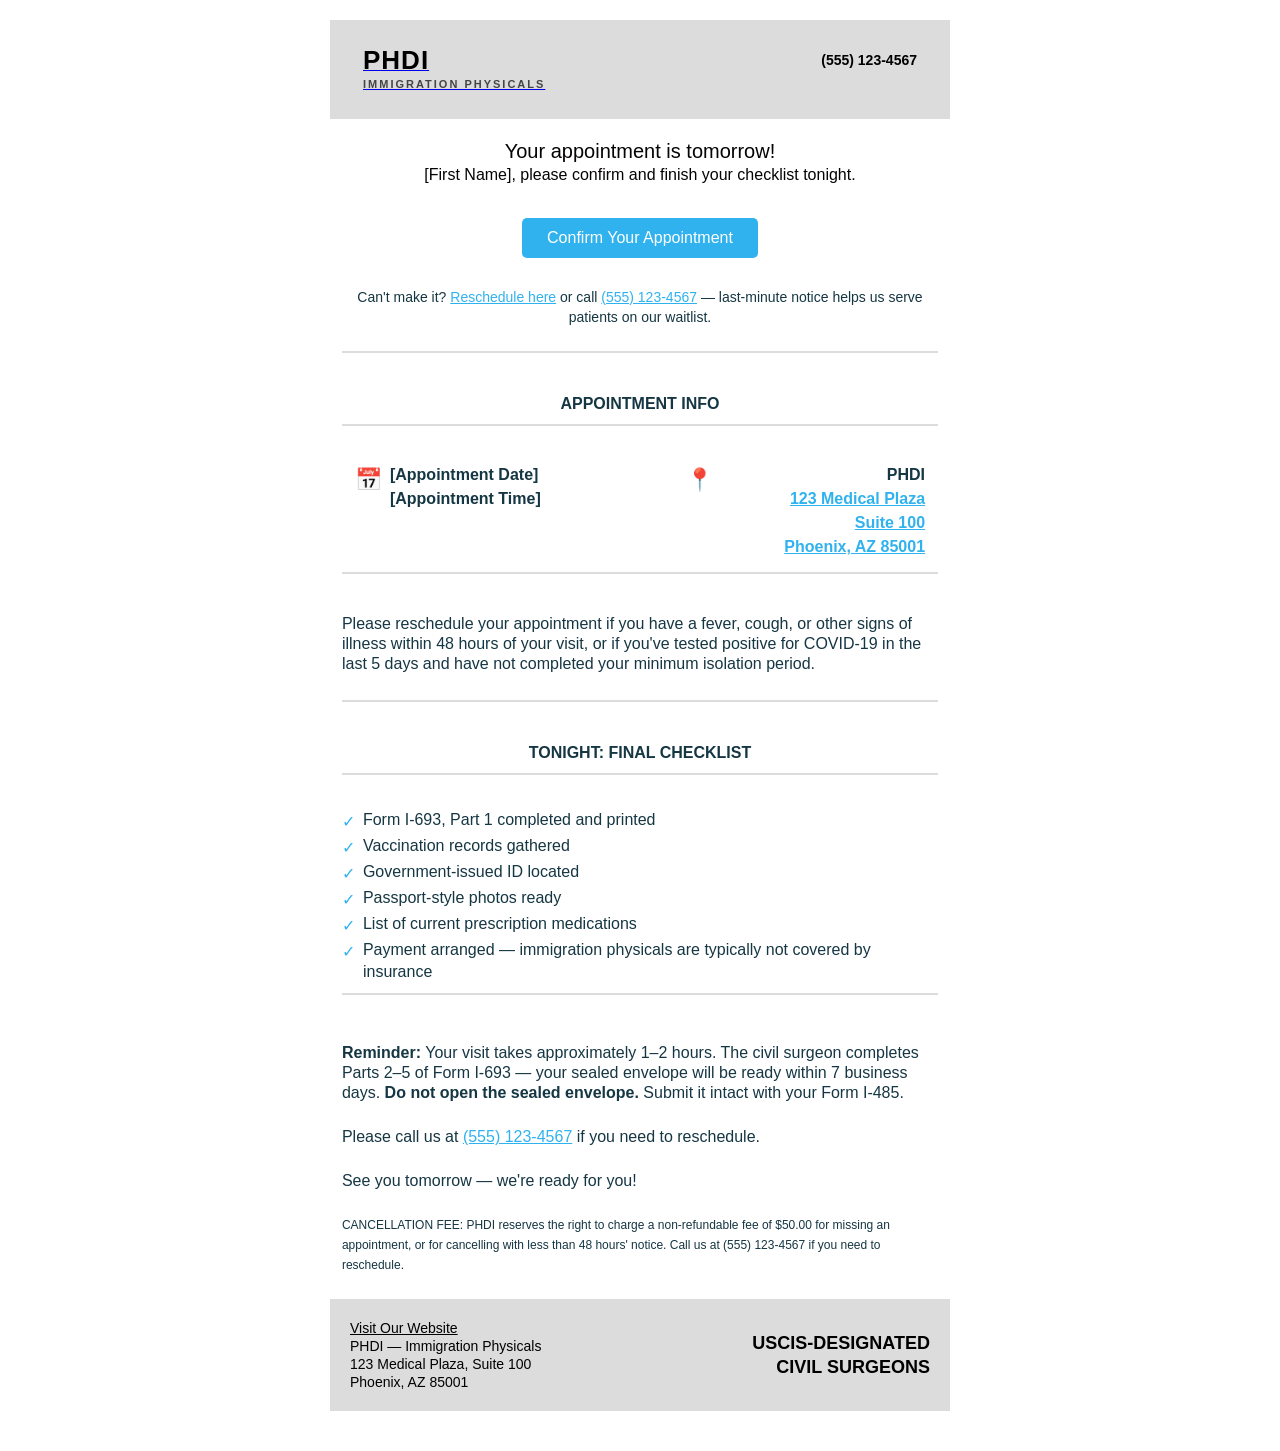
<file: Claude - ImmPhys Emails/phdi2-email-3-24hr.html>
<!DOCTYPE html PUBLIC "-//W3C//DTD XHTML 1.0 Transitional//EN" "http://www.w3.org/TR/xhtml1/DTD/xhtml1-transitional.dtd">
<html xmlns="http://www.w3.org/1999/xhtml">
<head>
<meta http-equiv="Content-Type" content="text/html; charset=UTF-8">
<title>PHDI – Your Immigration Physical is Tomorrow</title>
<style type="text/css">
body { margin: 0; padding: 0; }
ul li { color: #153643; }
a.replaceImageText { font-family: Georgia, 'Times New Roman', Times, serif; font-size: 15px; color: #184998; font-weight: bold; text-decoration: none; }
</style>
</head>
<body>
<div style="display:none !important; visibility:hidden; mso-hide:all; color:#ffffff; line-height:1px; max-height:0px; max-width:0px; opacity:0; overflow:hidden;">
  Your immigration physical is tomorrow — confirm and run through your final checklist tonight.
</div>

<!--[if mso]>
<table cellpadding="0" cellspacing="0" align="center" border="0" style="padding:0px;margin:0px;">
  <tr><td style="padding:0px;margin:0px;">&nbsp;</td>
  <td style="padding:0px;margin:0px;" width="620" align="center">
<![endif]-->
<table width="100%" align="center" cellpadding="0" cellspacing="0" border="0" style="border-spacing:0; font-family:sans-serif; color:#153643; line-height:24px; font-size:16px;">
<tbody><tr>
  <td rowspan="1" colspan="1" align="center" style="max-width:620px;">
    <div style="max-width:620px; margin-left:auto; margin-right:auto;" align="center">
    <table width="100%" border="0" align="center" cellpadding="0" cellspacing="0">
    <tbody>

      <tr><td height="20"></td></tr>

      <!-- HEADER -->
      <tr>
        <td bgcolor="#ffffff" style="max-width:600px;">
          <table width="100%" border="0" cellspacing="0" cellpadding="0"><tbody><tr>
            <td width="100%" valign="top" style="padding:25px 30px 20px 30px; background-color:#dcdcdc;">
              <table width="100%"><tbody><tr>
                <td valign="top" width="50%">
                  <a href="https://www.passporthealthusa.com/">
                    <span style="font-family:sans-serif; font-size:26px; font-weight:900; color:#000000; letter-spacing:1px;">PHDI</span><br>
                    <span style="font-family:sans-serif; font-size:11px; color:#444444; letter-spacing:2px; font-weight:600; text-transform:uppercase;">Immigration Physicals</span>
                  </a>
                </td>
                <td valign="top" width="50%">
                  <div style="text-align:right; font-weight:bold; color:#000000; font-size:14px;">
                    <a href="tel:5551234567" style="color:#000000; text-decoration:none; font-weight:bold;">(555) 123-4567</a>
                  </div>
                </td>
              </tr></tbody></table>
            </td>
          </tr>

          <!-- BODY -->
          <tr><td height="20"></td></tr>
          <tr>
            <td rowspan="1" colspan="1" align="center" style="max-width:600px;">
              <table width="100%" border="0" cellspacing="0" cellpadding="0"><tbody><tr>
                <td width="10">&nbsp;</td>
                <td width="500" align="left" valign="top">
                  <span style="font-family:sans-serif; font-size:16px; line-height:24px; color:#153643;">

                  <table style="font-family:sans-serif; margin:0; border-collapse:collapse;" border="0" width="100%" cellpadding="0" cellspacing="0"><tbody>

                    <!-- HEADLINE -->
                    <tr><td valign="top">
                      <p style="font-family:sans-serif; font-size:20px; color:#060305; margin:0; text-align:center;">
                        Your appointment is tomorrow!<br>
                        <span style="font-size:16px; font-weight:normal;">[First Name], please confirm and finish your checklist tonight.</span>
                      </p>
                    </td></tr>
                    <tr><td height="15"></td></tr>

                    <!-- CONFIRM CTA — lead with this -->
                    <tr><td valign="top">
                      <p style="font-family:sans-serif; font-size:16px; line-height:20px; color:#153643; text-align:center;">
                        <a href="#" style="font-family:sans-serif; font-size:16px; text-decoration:none; border:0; border-radius:5px; padding:10px 25px; color:#FFFFFF; background-color:#30B2EE; display:inline-block;">Confirm Your Appointment</a>
                      </p>
                    </td></tr>
                    <tr><td height="5"></td></tr>
                    <tr><td valign="top">
                      <p style="font-family:sans-serif; font-size:14px; line-height:20px; color:#153643; text-align:center; margin-top:8px;">
                        Can't make it? <a href="#" style="color:#30B2EE;">Reschedule here</a> or call <a href="tel:5551234567" style="color:#30B2EE;">(555) 123-4567</a> — last-minute notice helps us serve patients on our waitlist.
                      </p>
                    </td></tr>

                    <!-- APPOINTMENT INFO -->
                    <tr><td style="text-align:center; padding:10px 0;">
                      <table width="100%" cellpadding="0" cellspacing="0" border="0"><tbody><tr>
                        <td style="border-top:2px solid #dcdcdc;">&nbsp;</td>
                      </tr></tbody></table>
                    </td></tr>
                    <tr><td style="text-align:center; padding-bottom:8px;">
                      <p style="font-family:sans-serif; font-weight:bold; font-size:16px; margin:0; padding-top:5px;">APPOINTMENT INFO</p>
                    </td></tr>
                    <tr><td style="text-align:center; padding-bottom:10px;">
                      <table width="100%" cellpadding="0" cellspacing="0" border="0"><tbody><tr>
                        <td style="border-top:2px solid #dcdcdc;">&nbsp;</td>
                      </tr></tbody></table>
                    </td></tr>

                    <!-- DATE / LOCATION ROW -->
                    <tr><td>
                      <table style="padding:0px 10px;" width="100%"><tbody><tr>
                        <td valign="top" width="45%">
                          <div style="float:left; width:100%;">
                            <div style="float:left; padding:5px 8px 5px 0; font-size:22px;">&#128197;</div>
                            <p style="font-family:sans-serif; margin:0; font-weight:bold; float:left; width:75%;">
                              [Appointment Date]<br>[Appointment Time]
                            </p>
                          </div>
                        </td>
                        <td valign="top" width="45%">
                          <div style="float:right; width:100%;">
                            <p style="font-family:sans-serif; margin:0; font-weight:bold; float:right; width:75%; text-align:right;">
                              PHDI<br>
                              <a style="font-family:sans-serif; color:#30B2EE;" href="https://maps.google.com/?q=123+Medical+Plaza+Phoenix+AZ+85001">123 Medical Plaza<br>Suite 100<br>Phoenix, AZ 85001</a>
                            </p>
                            <div style="float:right; padding:5px 0 5px 8px; font-size:22px;">&#128205;</div>
                          </div>
                        </td>
                      </tr></tbody></table>
                      <div style="clear:both; padding-top:10px;">
                        <table width="100%" cellpadding="0" cellspacing="0" border="0"><tbody><tr>
                          <td style="border-top:2px solid #dcdcdc;">&nbsp;</td>
                        </tr></tbody></table>
                      </div>
                    </td></tr>

                    <!-- COVID NOTE -->
                    <tr><td>
                      <p style="font-family:sans-serif; font-size:16px; line-height:20px; color:#153643;">
                        Please reschedule your appointment if you have a fever, cough, or other signs of illness within 48 hours of your visit, or if you've tested positive for COVID-19 in the last 5 days and have not completed your minimum isolation period.
                      </p>
                    </td></tr>

                    <!-- TONIGHT CHECKLIST -->
                    <tr><td style="text-align:center; padding:10px 0;">
                      <table width="100%" cellpadding="0" cellspacing="0" border="0"><tbody><tr>
                        <td style="border-top:2px solid #dcdcdc;">&nbsp;</td>
                      </tr></tbody></table>
                    </td></tr>
                    <tr><td style="text-align:center; padding-bottom:8px;">
                      <p style="font-family:sans-serif; font-weight:bold; font-size:16px; margin:0; padding-top:5px;">TONIGHT: FINAL CHECKLIST</p>
                    </td></tr>
                    <tr><td style="text-align:center; padding-bottom:10px;">
                      <table width="100%" cellpadding="0" cellspacing="0" border="0"><tbody><tr>
                        <td style="border-top:2px solid #dcdcdc;">&nbsp;</td>
                      </tr></tbody></table>
                    </td></tr>

                    <tr><td valign="top">
                      <ul style="font-family:sans-serif; margin:0; padding:0; list-style-type:none;" align="left">
                        <li style="font-family:sans-serif; font-size:16px; line-height:22px; clear:both;">
                          <div style="float:left; padding:2px 8px 2px 0; color:#30B2EE;">&#10003;</div>
                          <div style="font-family:sans-serif; color:#153643; font-size:16px; line-height:22px; float:left; width:90%;">Form I-693, Part 1 completed and printed</div>
                        </li>
                        <li style="font-family:sans-serif; font-size:16px; line-height:22px; clear:both;">
                          <div style="float:left; padding:2px 8px 2px 0; color:#30B2EE;">&#10003;</div>
                          <div style="font-family:sans-serif; color:#153643; font-size:16px; line-height:22px; float:left; width:90%;">Vaccination records gathered</div>
                        </li>
                        <li style="font-family:sans-serif; font-size:16px; line-height:22px; clear:both;">
                          <div style="float:left; padding:2px 8px 2px 0; color:#30B2EE;">&#10003;</div>
                          <div style="font-family:sans-serif; color:#153643; font-size:16px; line-height:22px; float:left; width:90%;">Government-issued ID located</div>
                        </li>
                        <li style="font-family:sans-serif; font-size:16px; line-height:22px; clear:both;">
                          <div style="float:left; padding:2px 8px 2px 0; color:#30B2EE;">&#10003;</div>
                          <div style="font-family:sans-serif; color:#153643; font-size:16px; line-height:22px; float:left; width:90%;">Passport-style photos ready</div>
                        </li>
                        <li style="font-family:sans-serif; font-size:16px; line-height:22px; clear:both;">
                          <div style="float:left; padding:2px 8px 2px 0; color:#30B2EE;">&#10003;</div>
                          <div style="font-family:sans-serif; color:#153643; font-size:16px; line-height:22px; float:left; width:90%;">List of current prescription medications</div>
                        </li>
                        <li style="font-family:sans-serif; font-size:16px; line-height:22px; clear:both;">
                          <div style="float:left; padding:2px 8px 2px 0; color:#30B2EE;">&#10003;</div>
                          <div style="font-family:sans-serif; color:#153643; font-size:16px; line-height:22px; float:left; width:90%;">Payment arranged — immigration physicals are typically not covered by insurance</div>
                        </li>
                        <div style="clear:both;"></div>
                        <div style="text-align:center; padding-top:10px;">
                          <table width="100%" cellpadding="0" cellspacing="0" border="0"><tbody><tr>
                            <td style="border-top:2px solid #dcdcdc;">&nbsp;</td>
                          </tr></tbody></table>
                        </div>
                      </ul><br>
                      <p style="font-family:sans-serif; font-size:16px; line-height:20px; color:#153643; margin:0;">
                        <strong>Reminder:</strong> Your visit takes approximately 1–2 hours. The civil surgeon completes Parts 2–5 of Form I-693 — your sealed envelope will be ready within 7 business days. <strong>Do not open the sealed envelope.</strong> Submit it intact with your Form I-485.
                      </p><br>
                      <p style="font-family:sans-serif; font-size:16px; line-height:20px; color:#153643; margin:0;">
                        Please call us at <a href="tel:5551234567" style="color:#30B2EE;">(555) 123-4567</a> if you need to reschedule.
                      </p><br>
                      <p style="font-family:sans-serif; font-size:16px; line-height:20px; color:#153643; margin:0;">See you tomorrow — we're ready for you!</p><br>
                      <p style="font-family:sans-serif; font-size:12px; line-height:20px; color:#153643; margin:0;">CANCELLATION FEE: PHDI reserves the right to charge a non-refundable fee of $50.00 for missing an appointment, or for cancelling with less than 48 hours' notice. Call us at (555) 123-4567 if you need to reschedule.</p><br>
                    </td></tr>

                  </tbody></table>

                  </span>
                </td>
                <td width="10">&nbsp;</td>
              </tr></tbody></table>
            </td>
          </tr>

          </tbody></table>
        </td>
      </tr>

      <!-- FOOTER -->
      <tr>
        <td align="center" valign="top">
          <table border="0" cellpadding="0" cellspacing="0" width="100%" style="border-collapse:collapse;"><tbody><tr>
            <td width="100%" valign="top" style="padding:20px; background-color:#dcdcdc;">
              <table border="0" cellpadding="0" cellspacing="0" width="100%" style="border-collapse:collapse;"><tbody><tr>
                <td style="font-size:14px; line-height:18px; width:50%;">
                  <p style="margin:0;"><a style="color:#000000; font-family:sans-serif; font-size:14px; font-weight:normal; text-decoration:underline;" href="https://www.phdi.com/">Visit Our Website</a></p>
                  <p style="font-family:sans-serif; font-size:14px; color:#000000; margin:0;">
                    PHDI — Immigration Physicals<br>
                    123 Medical Plaza, Suite 100<br>Phoenix, AZ 85001
                  </p>
                </td>
                <td style="color:#000000; font-size:18px; text-align:right; width:50%;">
                  <span style="font-weight:900;">USCIS-DESIGNATED<br>CIVIL SURGEONS</span>
                </td>
              </tr></tbody></table>
            </td>
          </tr></tbody></table>
        </td>
      </tr>
      <tr><td height="40"></td></tr>

    </tbody>
    </table>
    </div>
  </td>
</tr></tbody>
</table>
<!--[if mso]></td><td style="padding:0px;margin:0px;">&nbsp;</td></tr></table><![endif]-->
</body>
</html>
</file>
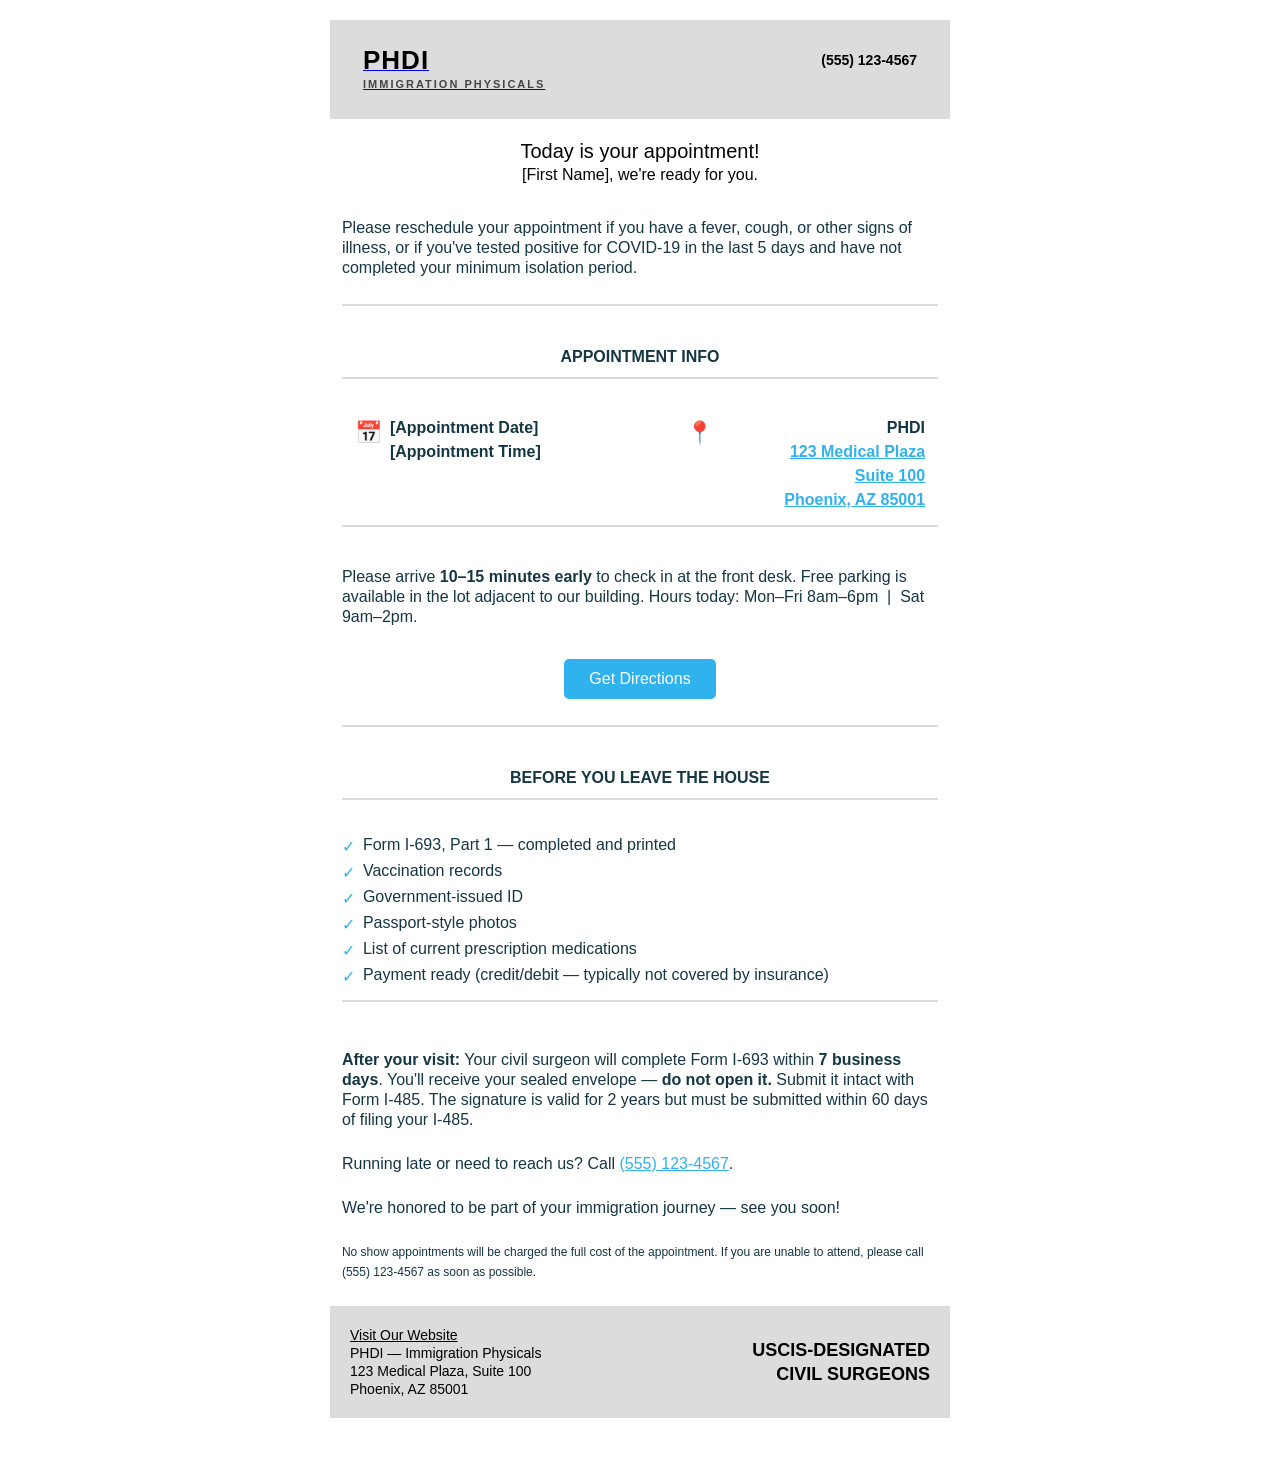
<file: Claude - ImmPhys Emails/phdi2-email-4-dayof.html>
<!DOCTYPE html PUBLIC "-//W3C//DTD XHTML 1.0 Transitional//EN" "http://www.w3.org/TR/xhtml1/DTD/xhtml1-transitional.dtd">
<html xmlns="http://www.w3.org/1999/xhtml">
<head>
<meta http-equiv="Content-Type" content="text/html; charset=UTF-8">
<title>PHDI – Your Immigration Physical is Today</title>
<style type="text/css">
body { margin: 0; padding: 0; }
ul li { color: #153643; }
a.replaceImageText { font-family: Georgia, 'Times New Roman', Times, serif; font-size: 15px; color: #184998; font-weight: bold; text-decoration: none; }
</style>
</head>
<body>
<div style="display:none !important; visibility:hidden; mso-hide:all; color:#ffffff; line-height:1px; max-height:0px; max-width:0px; opacity:0; overflow:hidden;">
  Today is your immigration physical — here's your arrival info and what to expect.
</div>

<!--[if mso]>
<table cellpadding="0" cellspacing="0" align="center" border="0" style="padding:0px;margin:0px;">
  <tr><td style="padding:0px;margin:0px;">&nbsp;</td>
  <td style="padding:0px;margin:0px;" width="620" align="center">
<![endif]-->
<table width="100%" align="center" cellpadding="0" cellspacing="0" border="0" style="border-spacing:0; font-family:sans-serif; color:#153643; line-height:24px; font-size:16px;">
<tbody><tr>
  <td rowspan="1" colspan="1" align="center" style="max-width:620px;">
    <div style="max-width:620px; margin-left:auto; margin-right:auto;" align="center">
    <table width="100%" border="0" align="center" cellpadding="0" cellspacing="0">
    <tbody>

      <tr><td height="20"></td></tr>

      <!-- HEADER -->
      <tr>
        <td bgcolor="#ffffff" style="max-width:600px;">
          <table width="100%" border="0" cellspacing="0" cellpadding="0"><tbody><tr>
            <td width="100%" valign="top" style="padding:25px 30px 20px 30px; background-color:#dcdcdc;">
              <table width="100%"><tbody><tr>
                <td valign="top" width="50%">
                  <a href="https://www.passporthealthusa.com/">
                    <span style="font-family:sans-serif; font-size:26px; font-weight:900; color:#000000; letter-spacing:1px;">PHDI</span><br>
                    <span style="font-family:sans-serif; font-size:11px; color:#444444; letter-spacing:2px; font-weight:600; text-transform:uppercase;">Immigration Physicals</span>
                  </a>
                </td>
                <td valign="top" width="50%">
                  <div style="text-align:right; font-weight:bold; color:#000000; font-size:14px;">
                    <a href="tel:5551234567" style="color:#000000; text-decoration:none; font-weight:bold;">(555) 123-4567</a>
                  </div>
                </td>
              </tr></tbody></table>
            </td>
          </tr>

          <!-- BODY -->
          <tr><td height="20"></td></tr>
          <tr>
            <td rowspan="1" colspan="1" align="center" style="max-width:600px;">
              <table width="100%" border="0" cellspacing="0" cellpadding="0"><tbody><tr>
                <td width="10">&nbsp;</td>
                <td width="500" align="left" valign="top">
                  <span style="font-family:sans-serif; font-size:16px; line-height:24px; color:#153643;">

                  <table style="font-family:sans-serif; margin:0; border-collapse:collapse;" border="0" width="100%" cellpadding="0" cellspacing="0"><tbody>

                    <!-- HEADLINE -->
                    <tr><td valign="top">
                      <p style="font-family:sans-serif; font-size:20px; color:#060305; margin:0; text-align:center;">
                        Today is your appointment!<br>
                        <span style="font-size:16px; font-weight:normal;">[First Name], we're ready for you.</span>
                      </p>
                    </td></tr>
                    <tr><td height="15"></td></tr>

                    <!-- COVID NOTE -->
                    <tr><td>
                      <p style="font-family:sans-serif; font-size:16px; line-height:20px; color:#153643;">
                        Please reschedule your appointment if you have a fever, cough, or other signs of illness, or if you've tested positive for COVID-19 in the last 5 days and have not completed your minimum isolation period.
                      </p>
                    </td></tr>

                    <!-- APPOINTMENT INFO -->
                    <tr><td style="text-align:center; padding:10px 0;">
                      <table width="100%" cellpadding="0" cellspacing="0" border="0"><tbody><tr>
                        <td style="border-top:2px solid #dcdcdc;">&nbsp;</td>
                      </tr></tbody></table>
                    </td></tr>
                    <tr><td style="text-align:center; padding-bottom:8px;">
                      <p style="font-family:sans-serif; font-weight:bold; font-size:16px; margin:0; padding-top:5px;">APPOINTMENT INFO</p>
                    </td></tr>
                    <tr><td style="text-align:center; padding-bottom:10px;">
                      <table width="100%" cellpadding="0" cellspacing="0" border="0"><tbody><tr>
                        <td style="border-top:2px solid #dcdcdc;">&nbsp;</td>
                      </tr></tbody></table>
                    </td></tr>

                    <!-- DATE / LOCATION ROW -->
                    <tr><td>
                      <table style="padding:0px 10px;" width="100%"><tbody><tr>
                        <td valign="top" width="45%">
                          <div style="float:left; width:100%;">
                            <div style="float:left; padding:5px 8px 5px 0; font-size:22px;">&#128197;</div>
                            <p style="font-family:sans-serif; margin:0; font-weight:bold; float:left; width:75%;">
                              [Appointment Date]<br>[Appointment Time]
                            </p>
                          </div>
                        </td>
                        <td valign="top" width="45%">
                          <div style="float:right; width:100%;">
                            <p style="font-family:sans-serif; margin:0; font-weight:bold; float:right; width:75%; text-align:right;">
                              PHDI<br>
                              <a style="font-family:sans-serif; color:#30B2EE;" href="https://maps.google.com/?q=123+Medical+Plaza+Phoenix+AZ+85001">123 Medical Plaza<br>Suite 100<br>Phoenix, AZ 85001</a>
                            </p>
                            <div style="float:right; padding:5px 0 5px 8px; font-size:22px;">&#128205;</div>
                          </div>
                        </td>
                      </tr></tbody></table>
                      <div style="clear:both; padding-top:10px;">
                        <table width="100%" cellpadding="0" cellspacing="0" border="0"><tbody><tr>
                          <td style="border-top:2px solid #dcdcdc;">&nbsp;</td>
                        </tr></tbody></table>
                      </div>
                    </td></tr>

                    <!-- ARRIVAL NOTE -->
                    <tr><td valign="top">
                      <p style="font-family:sans-serif; font-size:16px; line-height:20px; color:#153643;">
                        Please arrive <strong>10–15 minutes early</strong> to check in at the front desk. Free parking is available in the lot adjacent to our building. Hours today: Mon–Fri 8am–6pm &nbsp;|&nbsp; Sat 9am–2pm.
                      </p>
                    </td></tr>
                    <tr><td valign="top">
                      <p style="font-family:sans-serif; font-size:16px; line-height:20px; color:#153643; text-align:center;">
                        <a href="https://maps.google.com/?q=123+Medical+Plaza+Phoenix+AZ+85001" style="font-family:sans-serif; font-size:16px; text-decoration:none; border:0; border-radius:5px; padding:10px 25px; color:#FFFFFF; background-color:#30B2EE; display:inline-block;">Get Directions</a>
                      </p>
                    </td></tr>

                    <!-- GRAB AND GO CHECKLIST -->
                    <tr><td style="text-align:center; padding:10px 0;">
                      <table width="100%" cellpadding="0" cellspacing="0" border="0"><tbody><tr>
                        <td style="border-top:2px solid #dcdcdc;">&nbsp;</td>
                      </tr></tbody></table>
                    </td></tr>
                    <tr><td style="text-align:center; padding-bottom:8px;">
                      <p style="font-family:sans-serif; font-weight:bold; font-size:16px; margin:0; padding-top:5px;">BEFORE YOU LEAVE THE HOUSE</p>
                    </td></tr>
                    <tr><td style="text-align:center; padding-bottom:10px;">
                      <table width="100%" cellpadding="0" cellspacing="0" border="0"><tbody><tr>
                        <td style="border-top:2px solid #dcdcdc;">&nbsp;</td>
                      </tr></tbody></table>
                    </td></tr>

                    <tr><td valign="top">
                      <ul style="font-family:sans-serif; margin:0; padding:0; list-style-type:none;" align="left">
                        <li style="font-family:sans-serif; font-size:16px; line-height:22px; clear:both;">
                          <div style="float:left; padding:2px 8px 2px 0; color:#30B2EE;">&#10003;</div>
                          <div style="font-family:sans-serif; color:#153643; font-size:16px; line-height:22px; float:left; width:90%;">Form I-693, Part 1 — completed and printed</div>
                        </li>
                        <li style="font-family:sans-serif; font-size:16px; line-height:22px; clear:both;">
                          <div style="float:left; padding:2px 8px 2px 0; color:#30B2EE;">&#10003;</div>
                          <div style="font-family:sans-serif; color:#153643; font-size:16px; line-height:22px; float:left; width:90%;">Vaccination records</div>
                        </li>
                        <li style="font-family:sans-serif; font-size:16px; line-height:22px; clear:both;">
                          <div style="float:left; padding:2px 8px 2px 0; color:#30B2EE;">&#10003;</div>
                          <div style="font-family:sans-serif; color:#153643; font-size:16px; line-height:22px; float:left; width:90%;">Government-issued ID</div>
                        </li>
                        <li style="font-family:sans-serif; font-size:16px; line-height:22px; clear:both;">
                          <div style="float:left; padding:2px 8px 2px 0; color:#30B2EE;">&#10003;</div>
                          <div style="font-family:sans-serif; color:#153643; font-size:16px; line-height:22px; float:left; width:90%;">Passport-style photos</div>
                        </li>
                        <li style="font-family:sans-serif; font-size:16px; line-height:22px; clear:both;">
                          <div style="float:left; padding:2px 8px 2px 0; color:#30B2EE;">&#10003;</div>
                          <div style="font-family:sans-serif; color:#153643; font-size:16px; line-height:22px; float:left; width:90%;">List of current prescription medications</div>
                        </li>
                        <li style="font-family:sans-serif; font-size:16px; line-height:22px; clear:both;">
                          <div style="float:left; padding:2px 8px 2px 0; color:#30B2EE;">&#10003;</div>
                          <div style="font-family:sans-serif; color:#153643; font-size:16px; line-height:22px; float:left; width:90%;">Payment ready (credit/debit — typically not covered by insurance)</div>
                        </li>
                        <div style="clear:both;"></div>
                        <div style="text-align:center; padding-top:10px;">
                          <table width="100%" cellpadding="0" cellspacing="0" border="0"><tbody><tr>
                            <td style="border-top:2px solid #dcdcdc;">&nbsp;</td>
                          </tr></tbody></table>
                        </div>
                      </ul><br>

                      <!-- WHAT HAPPENS NEXT -->
                      <p style="font-family:sans-serif; font-size:16px; line-height:20px; color:#153643; margin:0;">
                        <strong>After your visit:</strong> Your civil surgeon will complete Form I-693 within <strong>7 business days</strong>. You'll receive your sealed envelope — <strong>do not open it.</strong> Submit it intact with Form I-485. The signature is valid for 2 years but must be submitted within 60 days of filing your I-485.
                      </p><br>
                      <p style="font-family:sans-serif; font-size:16px; line-height:20px; color:#153643; margin:0;">
                        Running late or need to reach us? Call <a href="tel:5551234567" style="color:#30B2EE;">(555) 123-4567</a>.
                      </p><br>
                      <p style="font-family:sans-serif; font-size:16px; line-height:20px; color:#153643; margin:0;">We're honored to be part of your immigration journey — see you soon!</p><br>
                      <p style="font-family:sans-serif; font-size:12px; line-height:20px; color:#153643; margin:0;">No show appointments will be charged the full cost of the appointment. If you are unable to attend, please call (555) 123-4567 as soon as possible.</p><br>
                    </td></tr>

                  </tbody></table>

                  </span>
                </td>
                <td width="10">&nbsp;</td>
              </tr></tbody></table>
            </td>
          </tr>

          </tbody></table>
        </td>
      </tr>

      <!-- FOOTER -->
      <tr>
        <td align="center" valign="top">
          <table border="0" cellpadding="0" cellspacing="0" width="100%" style="border-collapse:collapse;"><tbody><tr>
            <td width="100%" valign="top" style="padding:20px; background-color:#dcdcdc;">
              <table border="0" cellpadding="0" cellspacing="0" width="100%" style="border-collapse:collapse;"><tbody><tr>
                <td style="font-size:14px; line-height:18px; width:50%;">
                  <p style="margin:0;"><a style="color:#000000; font-family:sans-serif; font-size:14px; font-weight:normal; text-decoration:underline;" href="https://www.phdi.com/">Visit Our Website</a></p>
                  <p style="font-family:sans-serif; font-size:14px; color:#000000; margin:0;">
                    PHDI — Immigration Physicals<br>
                    123 Medical Plaza, Suite 100<br>Phoenix, AZ 85001
                  </p>
                </td>
                <td style="color:#000000; font-size:18px; text-align:right; width:50%;">
                  <span style="font-weight:900;">USCIS-DESIGNATED<br>CIVIL SURGEONS</span>
                </td>
              </tr></tbody></table>
            </td>
          </tr></tbody></table>
        </td>
      </tr>
      <tr><td height="40"></td></tr>

    </tbody>
    </table>
    </div>
  </td>
</tr></tbody>
</table>
<!--[if mso]></td><td style="padding:0px;margin:0px;">&nbsp;</td></tr></table><![endif]-->
</body>
</html>
</file>
<file: styles.css>
/* CSS Variables */
:root {
    --primary: #0066CC;
    --primary-dark: #004C99;
    --primary-light: #E6F0FA;
    --secondary: #00A86B;
    --text-dark: #1A202C;
    --text-medium: #4A5568;
    --text-light: #718096;
    --bg-white: #FFFFFF;
    --bg-light: #F7FAFC;
    --bg-gray: #EDF2F7;
    --border: #E2E8F0;
    --shadow-sm: 0 1px 3px rgba(0,0,0,0.1);
    --shadow-md: 0 4px 6px rgba(0,0,0,0.1);
    --shadow-lg: 0 10px 25px rgba(0,0,0,0.1);
    --radius-sm: 6px;
    --radius-md: 12px;
    --radius-lg: 20px;
    --transition: all 0.3s ease;
}

/* Reset & Base */
*, *::before, *::after {
    box-sizing: border-box;
    margin: 0;
    padding: 0;
}

html {
    scroll-behavior: smooth;
}

body {
    font-family: 'Inter', -apple-system, BlinkMacSystemFont, 'Segoe UI', Roboto, sans-serif;
    font-size: 16px;
    line-height: 1.6;
    color: var(--text-dark);
    background: var(--bg-white);
}

.container {
    max-width: 1200px;
    margin: 0 auto;
    padding: 0 24px;
}

/* Typography */
h1, h2, h3, h4 {
    font-weight: 600;
    line-height: 1.3;
}

h1 { font-size: 2.75rem; }
h2 { font-size: 2.25rem; }
h3 { font-size: 1.5rem; }
h4 { font-size: 1.125rem; }

p { color: var(--text-medium); }

/* Buttons */
.btn {
    display: inline-flex;
    align-items: center;
    justify-content: center;
    padding: 12px 24px;
    font-size: 1rem;
    font-weight: 500;
    text-decoration: none;
    border-radius: var(--radius-sm);
    transition: var(--transition);
    cursor: pointer;
    border: none;
}

.btn-primary {
    background: var(--primary);
    color: white;
}

.btn-primary:hover {
    background: var(--primary-dark);
    transform: translateY(-2px);
    box-shadow: var(--shadow-md);
}

.btn-secondary {
    background: var(--bg-white);
    color: var(--primary);
    border: 2px solid var(--primary);
}

.btn-secondary:hover {
    background: var(--primary-light);
}

.btn-large {
    padding: 16px 32px;
    font-size: 1.125rem;
}

.btn-block {
    width: 100%;
}

/* Navigation */
.navbar {
    position: fixed;
    top: 0;
    left: 0;
    right: 0;
    background: var(--bg-white);
    box-shadow: var(--shadow-sm);
    z-index: 1000;
    padding: 16px 0;
}

.nav-container {
    display: flex;
    align-items: center;
    justify-content: space-between;
}

.logo {
    display: flex;
    flex-direction: column;
    text-decoration: none;
}

.logo-text {
    font-size: 1.75rem;
    font-weight: 700;
    color: var(--primary);
    letter-spacing: -0.5px;
}

.logo-tagline {
    font-size: 0.75rem;
    color: var(--text-light);
    text-transform: uppercase;
    letter-spacing: 1px;
}

.nav-links {
    display: flex;
    align-items: center;
    gap: 32px;
    list-style: none;
}

.nav-links a {
    text-decoration: none;
    color: var(--text-medium);
    font-weight: 500;
    transition: var(--transition);
}

.nav-links a:hover {
    color: var(--primary);
}

.mobile-menu-btn {
    display: none;
    flex-direction: column;
    gap: 5px;
    background: none;
    border: none;
    cursor: pointer;
    padding: 5px;
}

.mobile-menu-btn span {
    display: block;
    width: 24px;
    height: 2px;
    background: var(--text-dark);
    transition: var(--transition);
}

/* Hero Section */
.hero {
    padding: 160px 0 100px;
    background: linear-gradient(135deg, var(--bg-light) 0%, var(--bg-white) 100%);
}

.hero-content {
    max-width: 800px;
}

.hero h1 {
    margin-bottom: 24px;
}

.hero .highlight {
    color: var(--primary);
}

.hero-subtitle {
    font-size: 1.25rem;
    margin-bottom: 32px;
    color: var(--text-medium);
}

.hero-cta {
    display: flex;
    gap: 16px;
    margin-bottom: 48px;
    flex-wrap: wrap;
}

.hero-badges {
    display: flex;
    gap: 24px;
    flex-wrap: wrap;
}

.badge {
    display: flex;
    align-items: center;
    gap: 8px;
    padding: 12px 16px;
    background: var(--bg-white);
    border-radius: var(--radius-sm);
    box-shadow: var(--shadow-sm);
}

.badge svg {
    width: 20px;
    height: 20px;
    color: var(--secondary);
}

.badge span {
    font-size: 0.875rem;
    font-weight: 500;
    color: var(--text-dark);
}

/* Section Styles */
section {
    padding: 100px 0;
}

.advantage-grid,
            .testimonials-grid {
                grid-template-columns: 1fr;
            }

.section-header {
    text-align: center;
    max-width: 600px;
    margin: 0 auto 60px;
}

.section-header h2 {
    margin-bottom: 16px;
}

.section-header p {
    font-size: 1.125rem;
}

/* Services Section */
.services {
    background: var(--bg-light);
}

.services-grid {
    display: grid;
    grid-template-columns: repeat(2, 1fr);
    gap: 32px;
}

.service-card {
    background: var(--bg-white);
    padding: 40px;
    border-radius: var(--radius-md);
    box-shadow: var(--shadow-sm);
    transition: var(--transition);
}

.service-card:hover {
    transform: translateY(-4px);
    box-shadow: var(--shadow-lg);
}

.service-icon {
    width: 56px;
    height: 56px;
    background: var(--primary-light);
    border-radius: var(--radius-sm);
    display: flex;
    align-items: center;
    justify-content: center;
    margin-bottom: 24px;
}

.service-icon svg {
    width: 28px;
    height: 28px;
    color: var(--primary);
}

.service-card h3 {
    margin-bottom: 16px;
    color: var(--text-dark);
}

.service-card > p {
    margin-bottom: 20px;
}

.service-features {
    list-style: none;
}

.service-features li {
    padding: 8px 0;
    padding-left: 24px;
    position: relative;
    color: var(--text-medium);
    font-size: 0.9375rem;
}

.service-features li::before {
    content: "✓";
    position: absolute;
    left: 0;
    color: var(--secondary);
    font-weight: 600;
}

/* Process Section */
.process-timeline {
    max-width: 700px;
    margin: 0 auto 60px;
}

.process-step {
    display: flex;
    gap: 24px;
    padding: 24px 0;
    position: relative;
}

.process-step:not(:last-child)::after {
    content: "";
    position: absolute;
    left: 24px;
    top: 72px;
    bottom: 0;
    width: 2px;
    background: var(--border);
}

.step-number {
    width: 48px;
    height: 48px;
    background: var(--primary);
    color: white;
    border-radius: 50%;
    display: flex;
    align-items: center;
    justify-content: center;
    font-weight: 600;
    font-size: 1.25rem;
    flex-shrink: 0;
}

.step-content h3 {
    margin-bottom: 8px;
    color: var(--text-dark);
}

.process-cta {
    background: var(--bg-light);
    padding: 40px;
    border-radius: var(--radius-md);
    max-width: 700px;
    margin: 0 auto;
}

.process-cta h3 {
    margin-bottom: 24px;
    text-align: center;
}

.checklist {
    display: grid;
    gap: 16px;
}

.checklist-item {
    display: flex;
    align-items: center;
    gap: 12px;
}

.checklist-item svg {
    width: 24px;
    height: 24px;
    color: var(--secondary);
    flex-shrink: 0;
}

.checklist-item span {
    color: var(--text-medium);
}

/* About Section */
.about {
    background: var(--bg-light);
}

.about-grid {
    display: grid;
    grid-template-columns: 1fr 1fr;
    gap: 60px;
    align-items: start;
}

.about-content h2 {
    margin-bottom: 24px;
}

.about-content .lead {
    font-size: 1.125rem;
    color: var(--text-dark);
    margin-bottom: 20px;
}

.about-content p {
    margin-bottom: 16px;
}

.about-stats {
    display: flex;
    gap: 40px;
    margin-top: 40px;
    padding-top: 40px;
    border-top: 1px solid var(--border);
}

.stat {
    text-align: center;
}

.stat-number {
    display: block;
    font-size: 2rem;
    font-weight: 700;
    color: var(--primary);
}

.stat-label {
    font-size: 0.875rem;
    color: var(--text-light);
}

.about-features {
    display: grid;
    gap: 24px;
}

.feature {
    display: flex;
    gap: 16px;
    padding: 24px;
    background: var(--bg-white);
    border-radius: var(--radius-md);
    box-shadow: var(--shadow-sm);
}

.feature-icon {
    width: 48px;
    height: 48px;
    background: var(--primary-light);
    border-radius: var(--radius-sm);
    display: flex;
    align-items: center;
    justify-content: center;
    flex-shrink: 0;
}

.feature-icon svg {
    width: 24px;
    height: 24px;
    color: var(--primary);
}

.feature h4 {
    margin-bottom: 4px;
    color: var(--text-dark);
}

.feature p {
    font-size: 0.9375rem;
}

/* FAQ Section */
.faq-grid {
    display: grid;
    grid-template-columns: repeat(2, 1fr);
    gap: 32px;
}

.faq-item {
    padding: 32px;
    background: var(--bg-light);
    border-radius: var(--radius-md);
}

.faq-item h3 {
    font-size: 1.125rem;
    margin-bottom: 12px;
    color: var(--text-dark);
}

.faq-item p {
    font-size: 0.9375rem;
}

/* Contact Section */
.contact {
    background: var(--bg-light);
}

.contact-grid {
    display: grid;
    grid-template-columns: 1fr 1fr;
    gap: 60px;
}

.contact-info h2 {
    margin-bottom: 16px;
}

.contact-info > p {
    margin-bottom: 40px;
    font-size: 1.125rem;
}

.contact-methods {
    display: grid;
    gap: 24px;
}

.contact-method {
    display: flex;
    gap: 16px;
    align-items: flex-start;
}

.contact-icon {
    width: 48px;
    height: 48px;
    background: var(--primary-light);
    border-radius: var(--radius-sm);
    display: flex;
    align-items: center;
    justify-content: center;
    flex-shrink: 0;
}

.contact-icon svg {
    width: 24px;
    height: 24px;
    color: var(--primary);
}

.contact-method h4 {
    margin-bottom: 4px;
    color: var(--text-dark);
}

.contact-method p {
    font-size: 0.9375rem;
}

/* Contact Form */
.contact-form-wrapper {
    background: var(--bg-white);
    padding: 40px;
    border-radius: var(--radius-md);
    box-shadow: var(--shadow-md);
}

.contact-form h3 {
    margin-bottom: 24px;
    text-align: center;
}

.form-group {
    margin-bottom: 20px;
}

.form-row {
    display: grid;
    grid-template-columns: 1fr 1fr;
    gap: 20px;
}

.form-group label {
    display: block;
    margin-bottom: 8px;
    font-weight: 500;
    color: var(--text-dark);
    font-size: 0.9375rem;
}

.form-group input,
.form-group select,
.form-group textarea {
    width: 100%;
    padding: 12px 16px;
    border: 1px solid var(--border);
    border-radius: var(--radius-sm);
    font-size: 1rem;
    font-family: inherit;
    transition: var(--transition);
}

.form-group input:focus,
.form-group select:focus,
.form-group textarea:focus {
    outline: none;
    border-color: var(--primary);
    box-shadow: 0 0 0 3px var(--primary-light);
}

.form-group textarea {
    resize: vertical;
    min-height: 100px;
}

.form-note {
    text-align: center;
    font-size: 0.875rem;
    margin-top: 16px;
}

/* Footer */
.footer {
    background: var(--text-dark);
    color: white;
    padding: 60px 0 30px;
}

.footer-content {
    display: grid;
    grid-template-columns: 2fr 1fr 1fr;
    gap: 60px;
    margin-bottom: 40px;
}

.footer-brand .logo-text {
    color: white;
    margin-bottom: 16px;
    display: block;
}

.footer-brand p {
    color: var(--text-light);
}

.footer h4 {
    color: white;
    margin-bottom: 20px;
}

.footer-links ul {
    list-style: none;
}

.footer-links li {
    margin-bottom: 12px;
}

.footer-links a {
    color: var(--text-light);
    text-decoration: none;
    transition: var(--transition);
}

.footer-links a:hover {
    color: white;
}

.footer-contact p {
    color: var(--text-light);
    margin-bottom: 8px;
}

.footer-bottom {
    padding-top: 30px;
    border-top: 1px solid rgba(255,255,255,0.1);
    display: flex;
    justify-content: space-between;
}

.footer-bottom p {
    color: var(--text-light);
    font-size: 0.875rem;
}

       /* Testimonials Section */
        .testimonials-section {
            padding: 80px 0;
            background: white;
        }

        .testimonials-header {
            text-align: center;
            margin-bottom: 50px;
        }

        .testimonials-header h2 {
            font-size: 32px;
            margin-bottom: 10px;
        }

        .testimonials-grid {
            display: grid;
            grid-template-columns: repeat(3, 1fr);
            gap: 30px;
        }

        .testimonial-card {
            background: #f9f9f9;
            padding: 30px;
            border-radius: 10px;
            box-shadow: 0 2px 10px rgba(0,0,0,0.05);
        }

        .quote-icon {
            font-size: 40px;
            color: #4A9FD8;
            margin-bottom: 15px;
        }

        .testimonial-text {
            font-size: 14px;
            color: #666;
            margin-bottom: 20px;
            line-height: 1.6;
        }

        .rating {
            display: flex;
            gap: 5px;
            margin-bottom: 10px;
        }

        .star {
            color: #FDB241;
            font-size: 18px;
        }

        .google-badge {
            display: flex;
            align-items: center;
            gap: 8px;
            font-size: 12px;
            color: #999;
        }

/* Responsive Design */
@media (max-width: 992px) {
    h1 { font-size: 2.25rem; }
    h2 { font-size: 1.875rem; }
    
    .services-grid,
    .faq-grid {
        grid-template-columns: 1fr;
    }
    
    .about-grid,
    .contact-grid {
        grid-template-columns: 1fr;
        gap: 40px;
    }
    
    .footer-content {
        grid-template-columns: 1fr 1fr;
    }
}

@media (max-width: 768px) {
    .mobile-menu-btn {
        display: flex;
    }
    
    .nav-links {
        position: absolute;
        top: 100%;
        left: 0;
        right: 0;
        background: var(--bg-white);
        flex-direction: column;
        padding: 24px;
        gap: 16px;
        box-shadow: var(--shadow-md);
        display: none;
    }
    
    .nav-links.active {
        display: flex;
    }
    
    .hero {
        padding: 120px 0 60px;
    }
    
    h1 { font-size: 1.875rem; }
    
    .hero-cta {
        flex-direction: column;
    }
    
    .hero-badges {
        flex-direction: column;
    }
    
    .about-stats {
        flex-direction: column;
        gap: 24px;
    }
    
    .form-row {
        grid-template-columns: 1fr;
    }
    
    .footer-content {
        grid-template-columns: 1fr;
        gap: 40px;
    }
    
    .footer-bottom {
        flex-direction: column;
        gap: 8px;
        text-align: center;
    }
    
    section {
        padding: 60px 0;
    }
}

@media (max-width: 480px) {
    .container {
        padding: 0 16px;
    }
    
    .service-card,
    .contact-form-wrapper,
    .faq-item {
        padding: 24px;
    }
}
</file>
